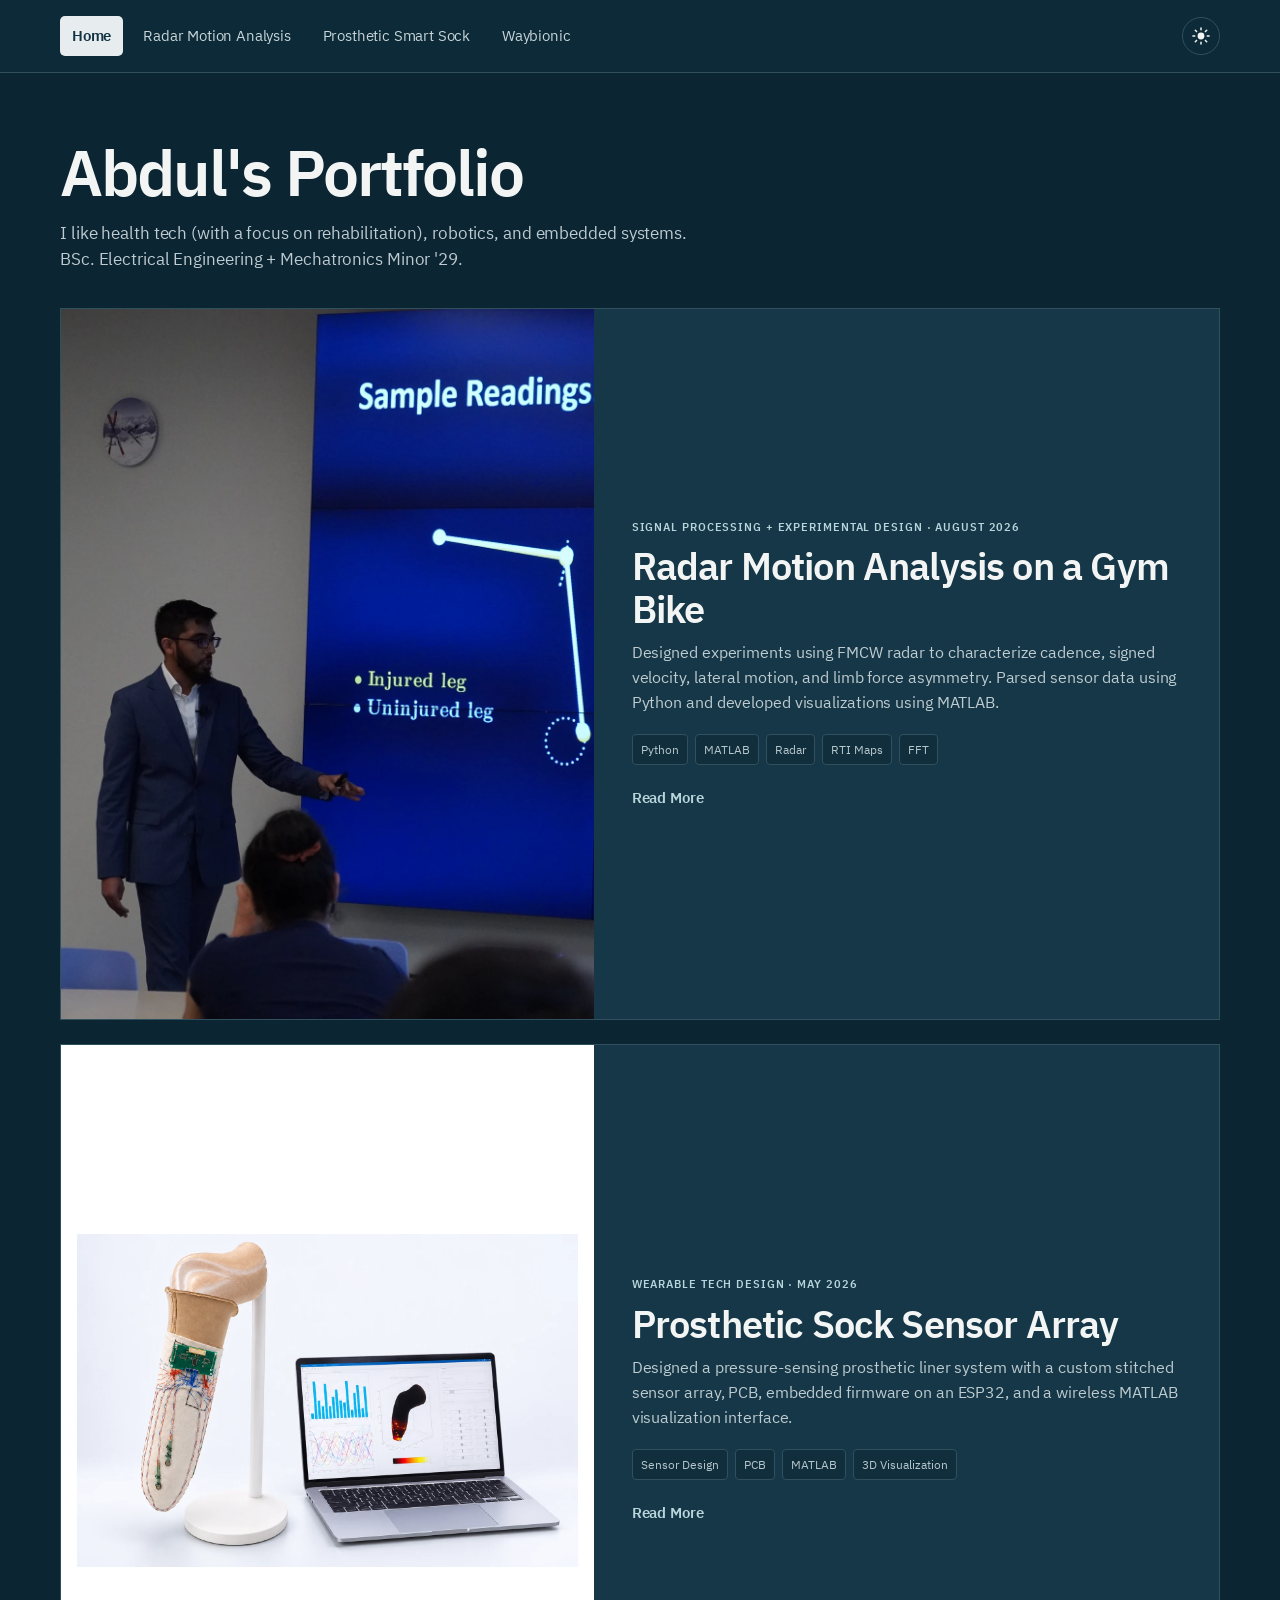
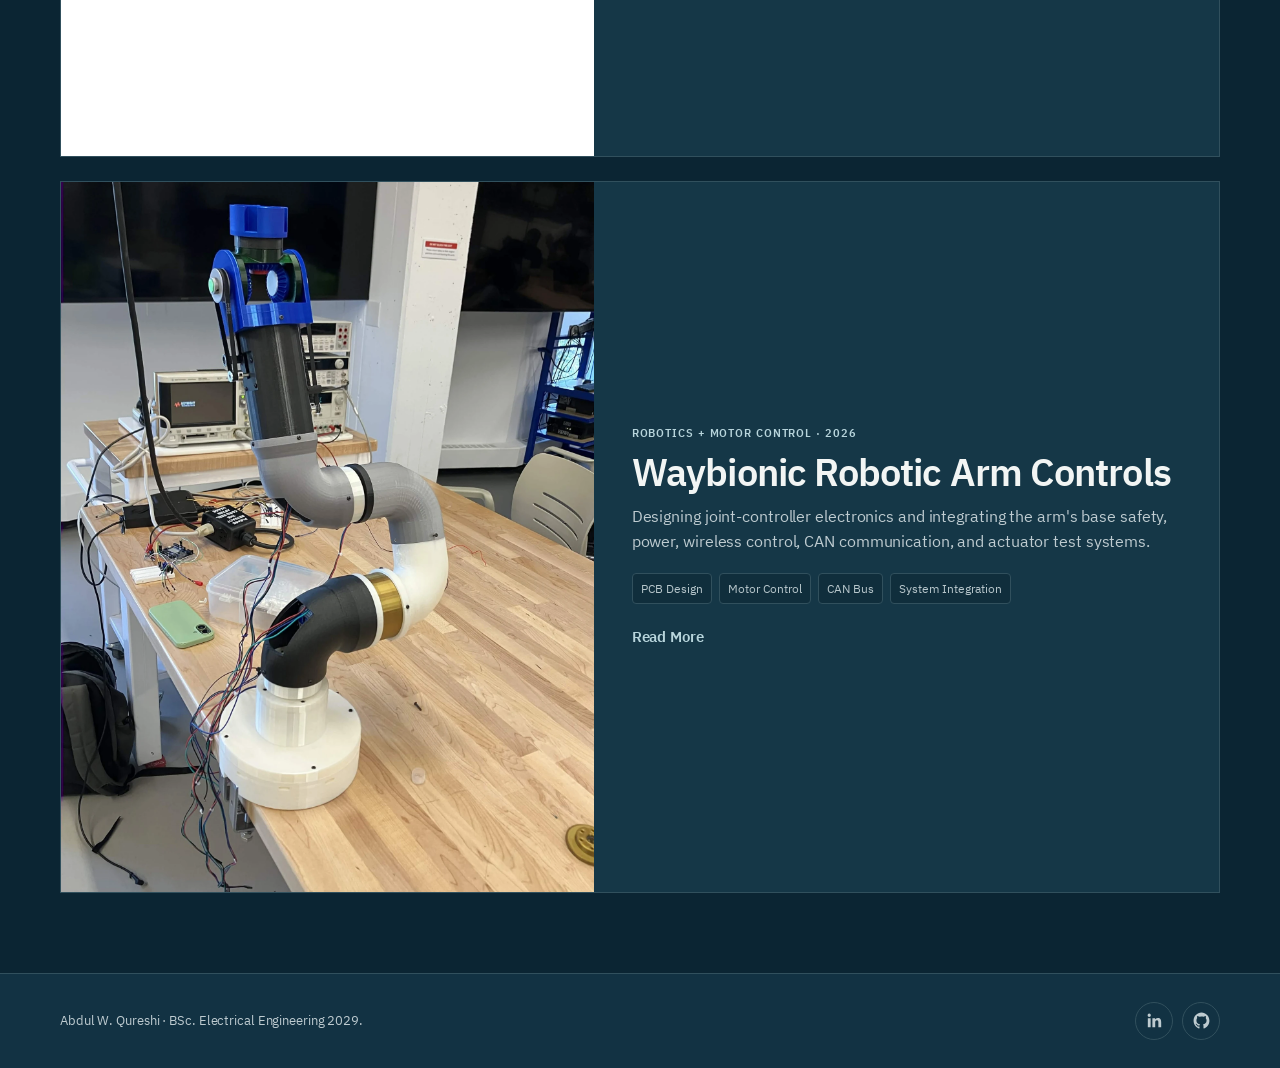
<file: index.html>
<!doctype html><html lang="en" data-theme="dark"><head><meta charset="utf-8"><meta name="viewport" content="width=device-width,initial-scale=1,viewport-fit=cover"><meta name="theme-color" content="#123243"><title>Engineering Project Showcase · Abdul W. Qureshi</title><meta name="description" content="Engineering project documentation for radar motion analysis and prosthetic sensing."><script>(function(){var saved;try{saved=localStorage.getItem('showcase-theme')}catch(error){}document.documentElement.dataset.theme=saved||'dark'})();</script><link rel="stylesheet" href="assets/styles.css"><link rel="icon" type="image/png" sizes="64x64" href="assets/favicon-64.png"><link rel="shortcut icon" href="favicon.ico"><link rel="apple-touch-icon" sizes="180x180" href="assets/apple-touch-icon.png"></head><body><header class="site-header"><div class="shell header-inner">
      <nav aria-label="Project navigation"><a href="index.html" class="active">Home</a><a href="radar/index.html" class="">Radar Motion Analysis</a><a href="prosthetic/index.html" class="">Prosthetic Smart Sock</a><a href="waybionic/index.html" class="">Waybionic</a></nav>
      <button class="theme-toggle" type="button" aria-label="Switch to light mode" title="Switch color mode"><svg viewBox="0 0 24 24" aria-hidden="true"><g class="sun-icon"><circle cx="12" cy="12" r="4.1"></circle><path class="sun-rays" d="M12 2.3v2.2M12 19.5v2.2M2.3 12h2.2M19.5 12h2.2M5.15 5.15 6.7 6.7M17.3 17.3l1.55 1.55M18.85 5.15 17.3 6.7M6.7 17.3l-1.55 1.55"></path></g><path class="moon-icon" d="M20.55 15.1A8.65 8.65 0 0 1 8.9 3.45a8.65 8.65 0 1 0 11.65 11.65Z"></path></svg></button>
    </div></header><script>(function(){var header=document.querySelector('.site-header');var lastY=Math.max(window.scrollY,0);var ticking=false;function updateHeader(){var currentY=Math.max(window.scrollY,0);if(currentY<=16||currentY<lastY){header.removeAttribute('data-hidden')}else if(currentY>lastY&&currentY>80){header.setAttribute('data-hidden','true')}lastY=currentY;ticking=false}window.addEventListener('scroll',function(){if(!ticking){window.requestAnimationFrame(updateHeader);ticking=true}},{passive:true})})();</script><main class="project-index"><div class="shell"><div class="index-heading"><h1>Abdul's Portfolio</h1><p><span class="intro-line">I like health tech (with a focus on rehabilitation), robotics, and embedded systems.</span><span class="intro-line">BSc. Electrical Engineering + Mechatronics Minor '29.</span></p></div><div class="project-list">
      <a class="project-row" href="radar/index.html"><img src="assets/radar/homepage-presentation.webp" alt="Abdul presenting radar-based limb force asymmetry measurements"><div class="project-row-copy"><span class="label">Signal Processing + Experimental Design · August 2026</span><h2>Radar Motion Analysis on a Gym Bike</h2><p>Designed experiments using FMCW radar to characterize cadence, signed velocity, lateral motion, and limb force asymmetry. Parsed sensor data using Python and developed visualizations using MATLAB.</p><div class="tags"><span class="tag">Python</span><span class="tag">MATLAB</span><span class="tag">Radar</span><span class="tag">RTI Maps</span><span class="tag">FFT</span></div><span class="view-link">Read More</span></div></a>
      <a class="project-row" href="prosthetic/index.html"><img class="project-thumb-contain" src="assets/prosthetic/system-render.webp" alt="White-background render of the prosthetic sensor sock, custom electronics, and MATLAB workstation"><div class="project-row-copy"><span class="label">Wearable Tech Design · May 2026</span><h2>Prosthetic Sock Sensor Array</h2><p>Designed a pressure-sensing prosthetic liner system with a custom stitched sensor array, PCB, embedded firmware on an ESP32, and a wireless MATLAB visualization interface.</p><div class="tags"><span class="tag">Sensor Design</span><span class="tag">PCB</span><span class="tag">MATLAB</span><span class="tag">3D Visualization</span></div><span class="view-link">Read More</span></div></a>
      <a class="project-row" href="waybionic/index.html"><img src="assets/waybionic/hero.webp" alt="Waybionic robotic arm prototype on a lab bench"><div class="project-row-copy"><span class="label">Robotics + Motor Control · 2026</span><h2>Waybionic Robotic Arm Controls</h2><p>Designing joint-controller electronics and integrating the arm's base safety, power, wireless control, CAN communication, and actuator test systems.</p><div class="tags"><span class="tag">PCB Design</span><span class="tag">Motor Control</span><span class="tag">CAN Bus</span><span class="tag">System Integration</span></div><span class="view-link">Read More</span></div></a>
    </div></div></main><footer class="site-footer"><div class="shell footer-inner"><span>Abdul W. Qureshi · BSc. Electrical Engineering 2029.</span><div class="social-links" aria-label="Social profiles"><a class="linkedin" href="https://www.linkedin.com/in/abdulwq/?isSelfProfile=true" target="_blank" rel="noreferrer" aria-label="LinkedIn profile" title="LinkedIn"><svg viewBox="0 0 24 24" aria-hidden="true"><path d="M20.45 20.45h-3.56v-5.57c0-1.33-.03-3.04-1.85-3.04-1.85 0-2.14 1.45-2.14 2.94v5.67H9.34V9h3.42v1.56h.05c.48-.9 1.64-1.85 3.37-1.85 3.6 0 4.27 2.37 4.27 5.46v6.28ZM5.34 7.43A2.06 2.06 0 1 1 5.34 3.3a2.06 2.06 0 0 1 0 4.13Zm1.78 13.02H3.56V9h3.56v11.45Z"/></svg></a><a href="https://github.com/AbdulWQ" target="_blank" rel="noreferrer" aria-label="GitHub profile" title="GitHub"><svg viewBox="0 0 24 24" aria-hidden="true"><path fill-rule="evenodd" d="M12 2C6.5 2 2 6.6 2 12.3c0 4.5 2.9 8.4 6.8 9.8.5.1.7-.2.7-.5v-2c-2.8.6-3.4-1.2-3.4-1.2-.5-1.2-1.1-1.5-1.1-1.5-.9-.7.1-.7.1-.7 1 0 1.5 1.1 1.5 1.1.9 1.6 2.4 1.1 3 .9.1-.7.4-1.1.6-1.4-2.2-.3-4.6-1.2-4.6-5.1 0-1.1.4-2 1-2.8-.1-.3-.4-1.3.1-2.7 0 0 .8-.3 2.8 1.1A9.2 9.2 0 0 1 12 7c.9 0 1.7.1 2.5.4 1.9-1.4 2.8-1.1 2.8-1.1.5 1.4.2 2.4.1 2.7.6.7 1 1.7 1 2.8 0 4-2.4 4.8-4.6 5.1.4.3.7 1 .7 1.9v2.8c0 .4.2.6.7.5 4-1.4 6.8-5.3 6.8-9.8C22 6.6 17.5 2 12 2Z" clip-rule="evenodd"/></svg></a></div></div></footer><script>(function(){var root=document.documentElement;var button=document.querySelector('.theme-toggle');var themeMeta=document.querySelector('meta[name="theme-color"]');function sync(){var dark=root.dataset.theme==='dark';button.setAttribute('aria-label',dark?'Switch to light mode':'Switch to dark mode');button.setAttribute('aria-pressed',String(dark));themeMeta.setAttribute('content',dark?'#123243':'#ffffff')}button.addEventListener('click',function(){root.dataset.theme=root.dataset.theme==='dark'?'light':'dark';try{localStorage.setItem('showcase-theme',root.dataset.theme)}catch(error){}sync()});sync()})();</script></body></html>
</file>
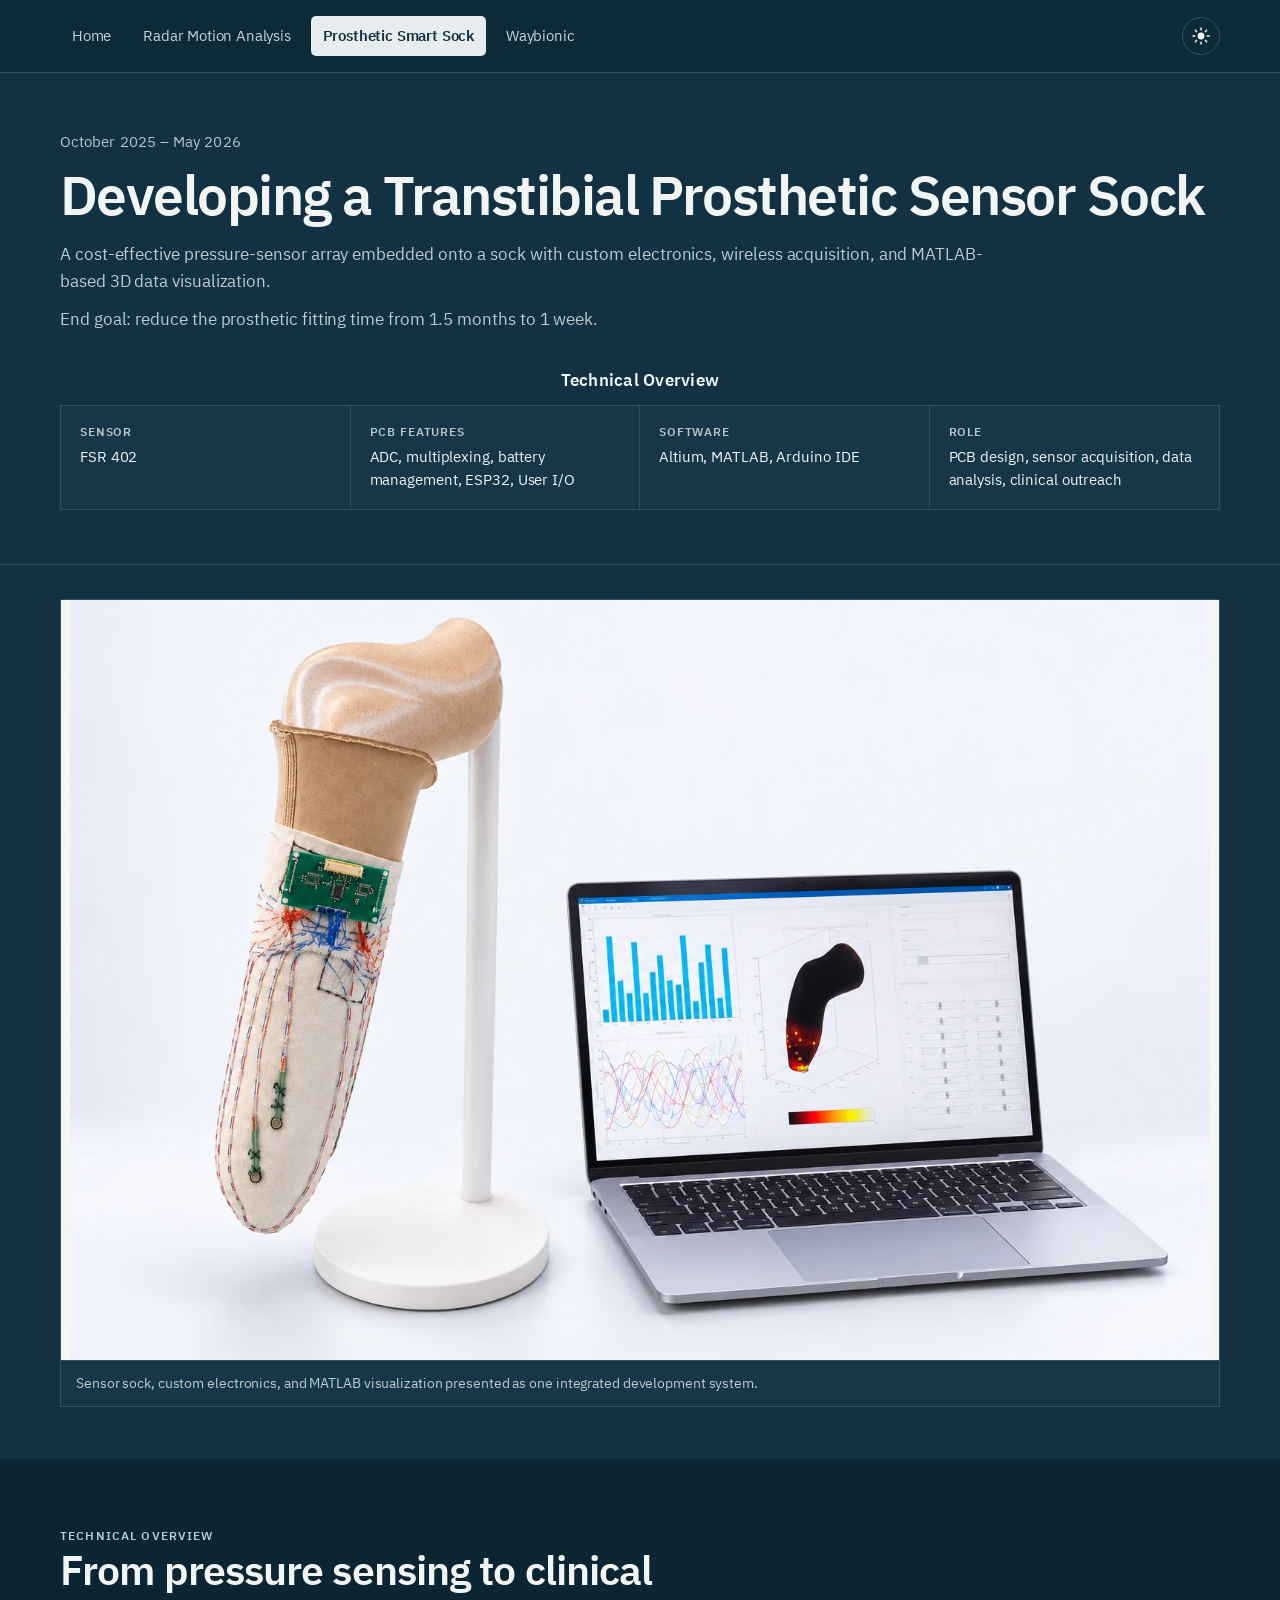
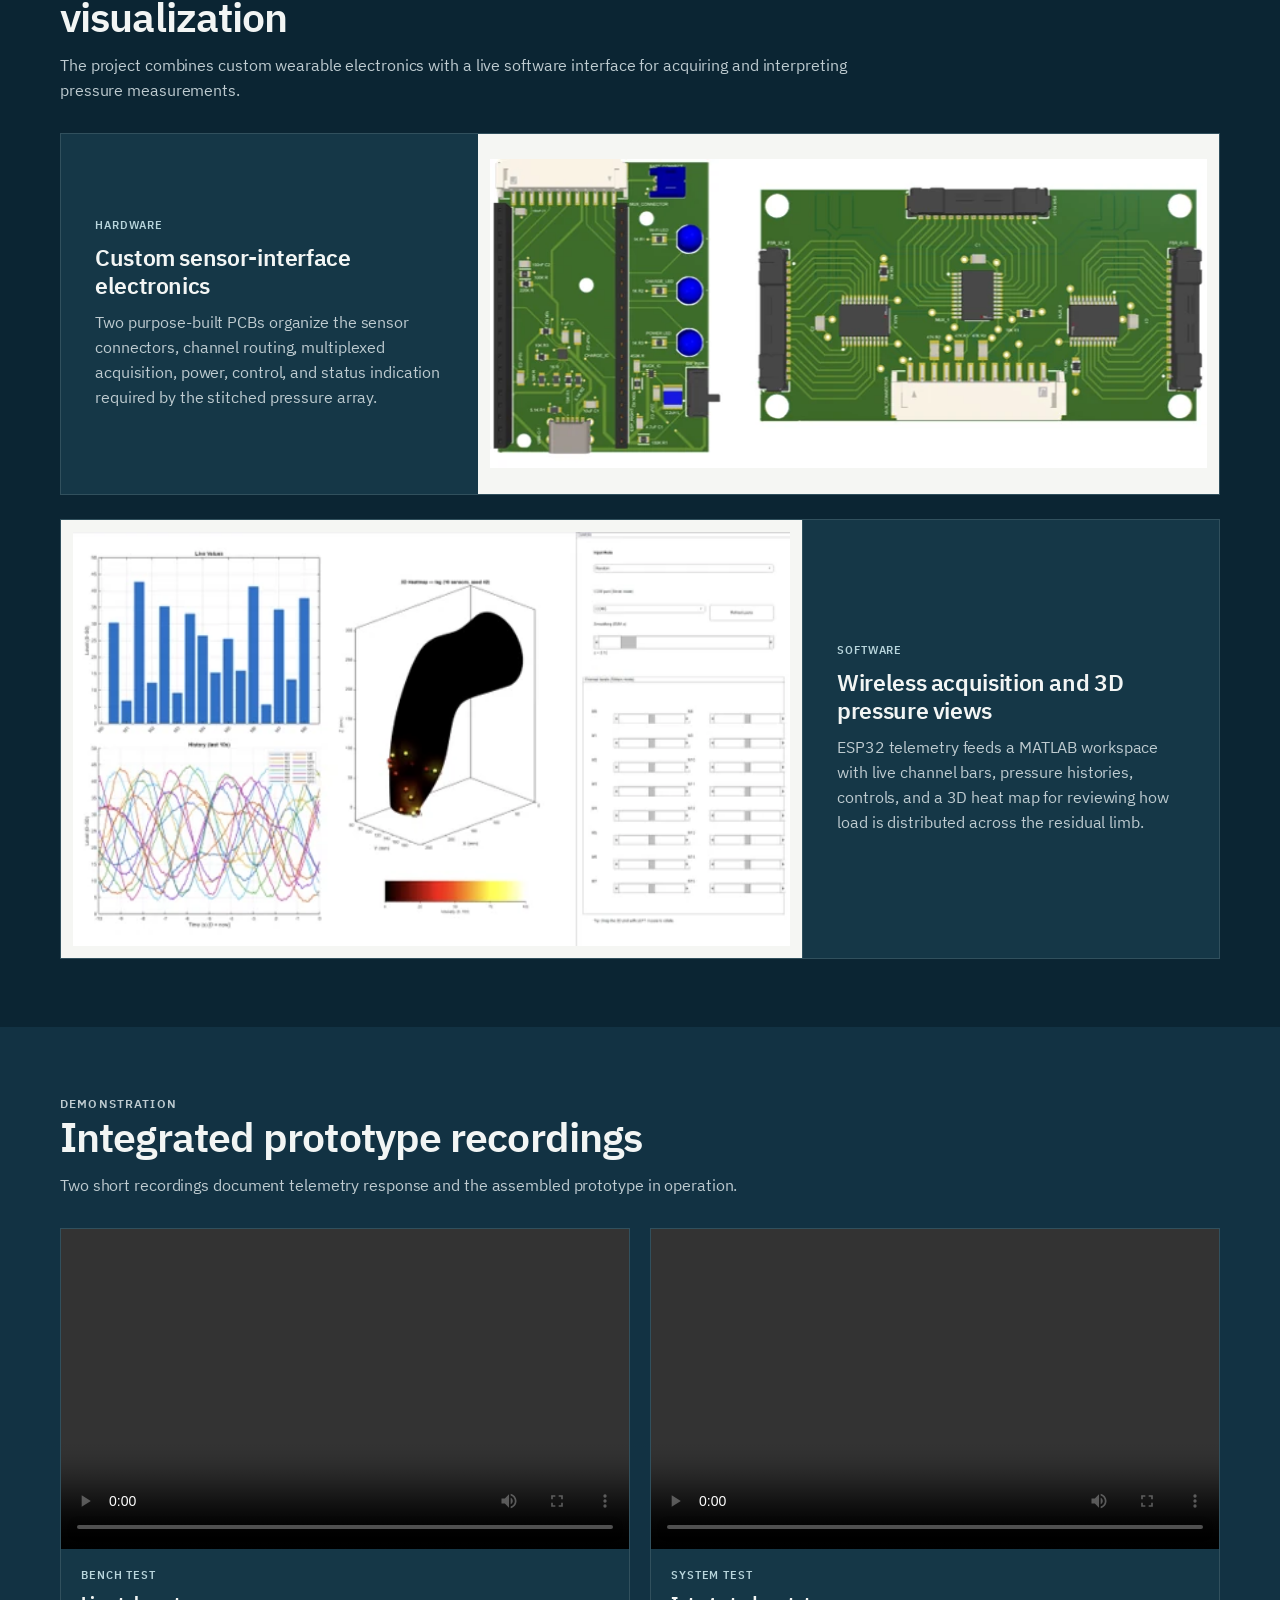
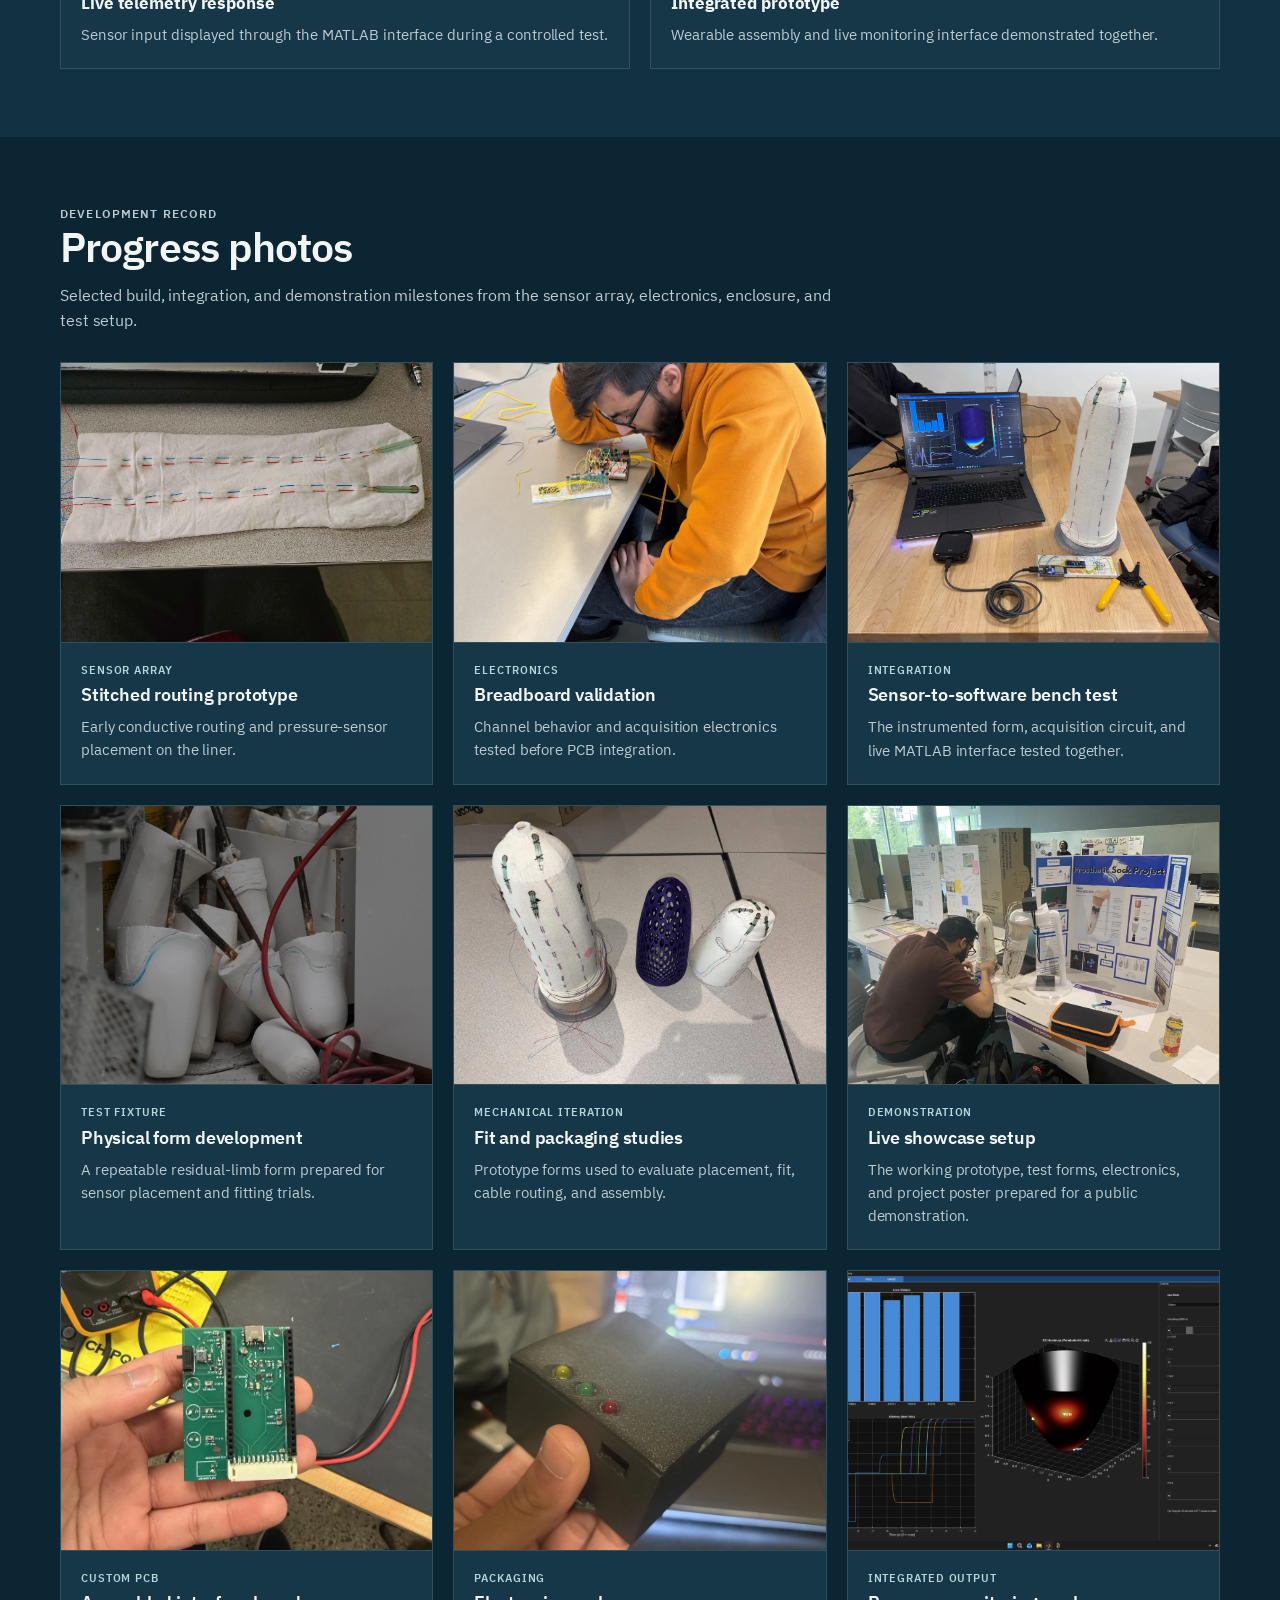
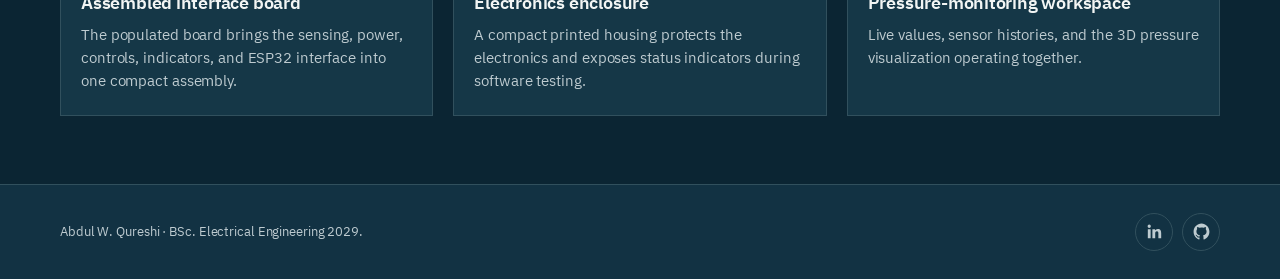
<file: prosthetic/index.html>
<!doctype html><html lang="en" data-theme="dark"><head><meta charset="utf-8"><meta name="viewport" content="width=device-width,initial-scale=1,viewport-fit=cover"><meta name="theme-color" content="#123243"><title>Developing a Transtibial Prosthetic Sensor Sock · Abdul W. Qureshi</title><meta name="description" content="Technical summary of a pressure-sensing prosthetic liner with custom electronics and MATLAB visualization."><script>(function(){var saved;try{saved=localStorage.getItem('showcase-theme')}catch(error){}document.documentElement.dataset.theme=saved||'dark'})();</script><link rel="stylesheet" href="../assets/styles.css"><link rel="icon" type="image/png" sizes="64x64" href="../assets/favicon-64.png"><link rel="shortcut icon" href="../favicon.ico"><link rel="apple-touch-icon" sizes="180x180" href="../assets/apple-touch-icon.png"></head><body><header class="site-header"><div class="shell header-inner">
      <nav aria-label="Project navigation"><a href="../index.html" class="">Home</a><a href="../radar/index.html" class="">Radar Motion Analysis</a><a href="../prosthetic/index.html" class="active">Prosthetic Smart Sock</a><a href="../waybionic/index.html" class="">Waybionic</a></nav>
      <button class="theme-toggle" type="button" aria-label="Switch to light mode" title="Switch color mode"><svg viewBox="0 0 24 24" aria-hidden="true"><g class="sun-icon"><circle cx="12" cy="12" r="4.1"></circle><path class="sun-rays" d="M12 2.3v2.2M12 19.5v2.2M2.3 12h2.2M19.5 12h2.2M5.15 5.15 6.7 6.7M17.3 17.3l1.55 1.55M18.85 5.15 17.3 6.7M6.7 17.3l-1.55 1.55"></path></g><path class="moon-icon" d="M20.55 15.1A8.65 8.65 0 0 1 8.9 3.45a8.65 8.65 0 1 0 11.65 11.65Z"></path></svg></button>
    </div></header><script>(function(){var header=document.querySelector('.site-header');var lastY=Math.max(window.scrollY,0);var ticking=false;function updateHeader(){var currentY=Math.max(window.scrollY,0);if(currentY<=16||currentY<lastY){header.removeAttribute('data-hidden')}else if(currentY>lastY&&currentY>80){header.setAttribute('data-hidden','true')}lastY=currentY;ticking=false}window.addEventListener('scroll',function(){if(!ticking){window.requestAnimationFrame(updateHeader);ticking=true}},{passive:true})})();</script><main><section class="page-header"><div class="shell"><p class="project-date">October 2025 – May 2026</p><h1 class="prosthetic-title"><span class="prosthetic-title-lead">Developing a Transtibial Prosthetic</span> Sensor Sock</h1><p class="page-summary">A cost-effective pressure-sensor array embedded onto a sock with custom electronics, wireless acquisition, and MATLAB-based 3D data visualization.<span class="goal-line">End goal: reduce the prosthetic fitting time from 1.5 months to 1 week.</span></p><h2 class="overview-title">Technical Overview</h2><dl class="metadata"><div><dt>Sensor</dt><dd>FSR 402</dd></div><div><dt>PCB features</dt><dd>ADC, multiplexing, battery management, ESP32, User I/O</dd></div><div><dt>Software</dt><dd>Altium, MATLAB, Arduino IDE</dd></div><div><dt>Role</dt><dd>PCB design, sensor acquisition, data analysis, clinical outreach</dd></div></dl></div></section>
    <section class="hero-media"><div class="shell"><figure class="hero-frame contain"><img src="../assets/prosthetic/system-render.webp" alt="White-background render of the prosthetic sensor sock, custom electronics, and MATLAB workstation"><figcaption>Sensor sock, custom electronics, and MATLAB visualization presented as one integrated development system.</figcaption></figure></div></section>
    <section class="section gray"><div class="shell"><div class="section-heading"><p class="section-kicker">Technical overview</p><h2>From pressure sensing to clinical visualization</h2><p>The project combines custom wearable electronics with a live software interface for acquiring and interpreting pressure measurements.</p></div><div class="technical-stack">
      <article class="technical-block"><div class="technical-copy"><span class="label">Hardware</span><h3>Custom sensor-interface electronics</h3><p>Two purpose-built PCBs organize the sensor connectors, channel routing, multiplexed acquisition, power, control, and status indication required by the stitched pressure array.</p></div><img src="../assets/prosthetic/pcb-system.webp" alt="Dual custom PCB design for the prosthetic sensor sock"></article>
      <article class="technical-block reverse"><img src="../assets/prosthetic/matlab-interface.webp" alt="MATLAB sensor monitoring interface"><div class="technical-copy"><span class="label">Software</span><h3>Wireless acquisition and 3D pressure views</h3><p>ESP32 telemetry feeds a MATLAB workspace with live channel bars, pressure histories, controls, and a 3D heat map for reviewing how load is distributed across the residual limb.</p></div></article>
    </div></div></section>
    <section class="section white"><div class="shell"><div class="section-heading"><p class="section-kicker">Demonstration</p><h2>Integrated prototype recordings</h2><p>Two short recordings document telemetry response and the assembled prototype in operation.</p></div><div class="video-grid">
      <article class="video-card"><video controls playsinline preload="metadata" src="../assets/prosthetic/telemetry-test.mp4"></video><div class="video-copy"><span class="label">Bench test</span><h3>Live telemetry response</h3><p>Sensor input displayed through the MATLAB interface during a controlled test.</p></div></article>
      <article class="video-card"><video controls playsinline preload="metadata" src="../assets/prosthetic/integrated-demo.mp4"></video><div class="video-copy"><span class="label">System test</span><h3>Integrated prototype</h3><p>Wearable assembly and live monitoring interface demonstrated together.</p></div></article>
    </div></div></section>
    <section class="section gray"><div class="shell"><div class="section-heading"><p class="section-kicker">Development record</p><h2>Progress photos</h2><p>Selected build, integration, and demonstration milestones from the sensor array, electronics, enclosure, and test setup.</p></div><div class="grid-3 progress-grid">
      <article class="card"><img src="../assets/prosthetic/early-layout.webp" alt="Early stitched sensor layout"><div class="card-copy"><span class="label">Sensor array</span><h3>Stitched routing prototype</h3><p>Early conductive routing and pressure-sensor placement on the liner.</p></div></article>
      <article class="card"><img src="../assets/prosthetic/bench-test.webp" alt="Breadboard electronics validation"><div class="card-copy"><span class="label">Electronics</span><h3>Breadboard validation</h3><p>Channel behavior and acquisition electronics tested before PCB integration.</p></div></article>
      <article class="card"><img src="../assets/prosthetic/integrated-bench.webp" alt="Sensor form, breadboard electronics, and MATLAB interface on a workbench"><div class="card-copy"><span class="label">Integration</span><h3>Sensor-to-software bench test</h3><p>The instrumented form, acquisition circuit, and live MATLAB interface tested together.</p></div></article>
      <article class="card"><img src="../assets/prosthetic/form-fabrication.webp" alt="Prosthetic test form during workshop fabrication"><div class="card-copy"><span class="label">Test fixture</span><h3>Physical form development</h3><p>A repeatable residual-limb form prepared for sensor placement and fitting trials.</p></div></article>
      <article class="card"><img src="../assets/prosthetic/iterations.webp" alt="Physical prosthetic design iterations"><div class="card-copy"><span class="label">Mechanical iteration</span><h3>Fit and packaging studies</h3><p>Prototype forms used to evaluate placement, fit, cable routing, and assembly.</p></div></article>
      <article class="card"><img src="../assets/prosthetic/showcase-setup.webp" alt="Prosthetic sensor sock demonstration table and poster"><div class="card-copy"><span class="label">Demonstration</span><h3>Live showcase setup</h3><p>The working prototype, test forms, electronics, and project poster prepared for a public demonstration.</p></div></article>
      <article class="card"><img src="../assets/prosthetic/assembled-pcb.webp" alt="Assembled custom sensor interface PCB"><div class="card-copy"><span class="label">Custom PCB</span><h3>Assembled interface board</h3><p>The populated board brings the sensing, power, controls, indicators, and ESP32 interface into one compact assembly.</p></div></article>
      <article class="card"><img src="../assets/prosthetic/electronics-enclosure.webp" alt="Electronics enclosure with three status indicator lights"><div class="card-copy"><span class="label">Packaging</span><h3>Electronics enclosure</h3><p>A compact printed housing protects the electronics and exposes status indicators during software testing.</p></div></article>
      <article class="card"><img src="../assets/prosthetic/matlab-demo.webp" alt="MATLAB pressure-monitoring demonstration"><div class="card-copy"><span class="label">Integrated output</span><h3>Pressure-monitoring workspace</h3><p>Live values, sensor histories, and the 3D pressure visualization operating together.</p></div></article>
    </div></div></section></main><footer class="site-footer"><div class="shell footer-inner"><span>Abdul W. Qureshi · BSc. Electrical Engineering 2029.</span><div class="social-links" aria-label="Social profiles"><a class="linkedin" href="https://www.linkedin.com/in/abdulwq/?isSelfProfile=true" target="_blank" rel="noreferrer" aria-label="LinkedIn profile" title="LinkedIn"><svg viewBox="0 0 24 24" aria-hidden="true"><path d="M20.45 20.45h-3.56v-5.57c0-1.33-.03-3.04-1.85-3.04-1.85 0-2.14 1.45-2.14 2.94v5.67H9.34V9h3.42v1.56h.05c.48-.9 1.64-1.85 3.37-1.85 3.6 0 4.27 2.37 4.27 5.46v6.28ZM5.34 7.43A2.06 2.06 0 1 1 5.34 3.3a2.06 2.06 0 0 1 0 4.13Zm1.78 13.02H3.56V9h3.56v11.45Z"/></svg></a><a href="https://github.com/AbdulWQ" target="_blank" rel="noreferrer" aria-label="GitHub profile" title="GitHub"><svg viewBox="0 0 24 24" aria-hidden="true"><path fill-rule="evenodd" d="M12 2C6.5 2 2 6.6 2 12.3c0 4.5 2.9 8.4 6.8 9.8.5.1.7-.2.7-.5v-2c-2.8.6-3.4-1.2-3.4-1.2-.5-1.2-1.1-1.5-1.1-1.5-.9-.7.1-.7.1-.7 1 0 1.5 1.1 1.5 1.1.9 1.6 2.4 1.1 3 .9.1-.7.4-1.1.6-1.4-2.2-.3-4.6-1.2-4.6-5.1 0-1.1.4-2 1-2.8-.1-.3-.4-1.3.1-2.7 0 0 .8-.3 2.8 1.1A9.2 9.2 0 0 1 12 7c.9 0 1.7.1 2.5.4 1.9-1.4 2.8-1.1 2.8-1.1.5 1.4.2 2.4.1 2.7.6.7 1 1.7 1 2.8 0 4-2.4 4.8-4.6 5.1.4.3.7 1 .7 1.9v2.8c0 .4.2.6.7.5 4-1.4 6.8-5.3 6.8-9.8C22 6.6 17.5 2 12 2Z" clip-rule="evenodd"/></svg></a></div></div></footer><script>(function(){var root=document.documentElement;var button=document.querySelector('.theme-toggle');var themeMeta=document.querySelector('meta[name="theme-color"]');function sync(){var dark=root.dataset.theme==='dark';button.setAttribute('aria-label',dark?'Switch to light mode':'Switch to dark mode');button.setAttribute('aria-pressed',String(dark));themeMeta.setAttribute('content',dark?'#123243':'#ffffff')}button.addEventListener('click',function(){root.dataset.theme=root.dataset.theme==='dark'?'light':'dark';try{localStorage.setItem('showcase-theme',root.dataset.theme)}catch(error){}sync()});sync()})();</script></body></html>
</file>
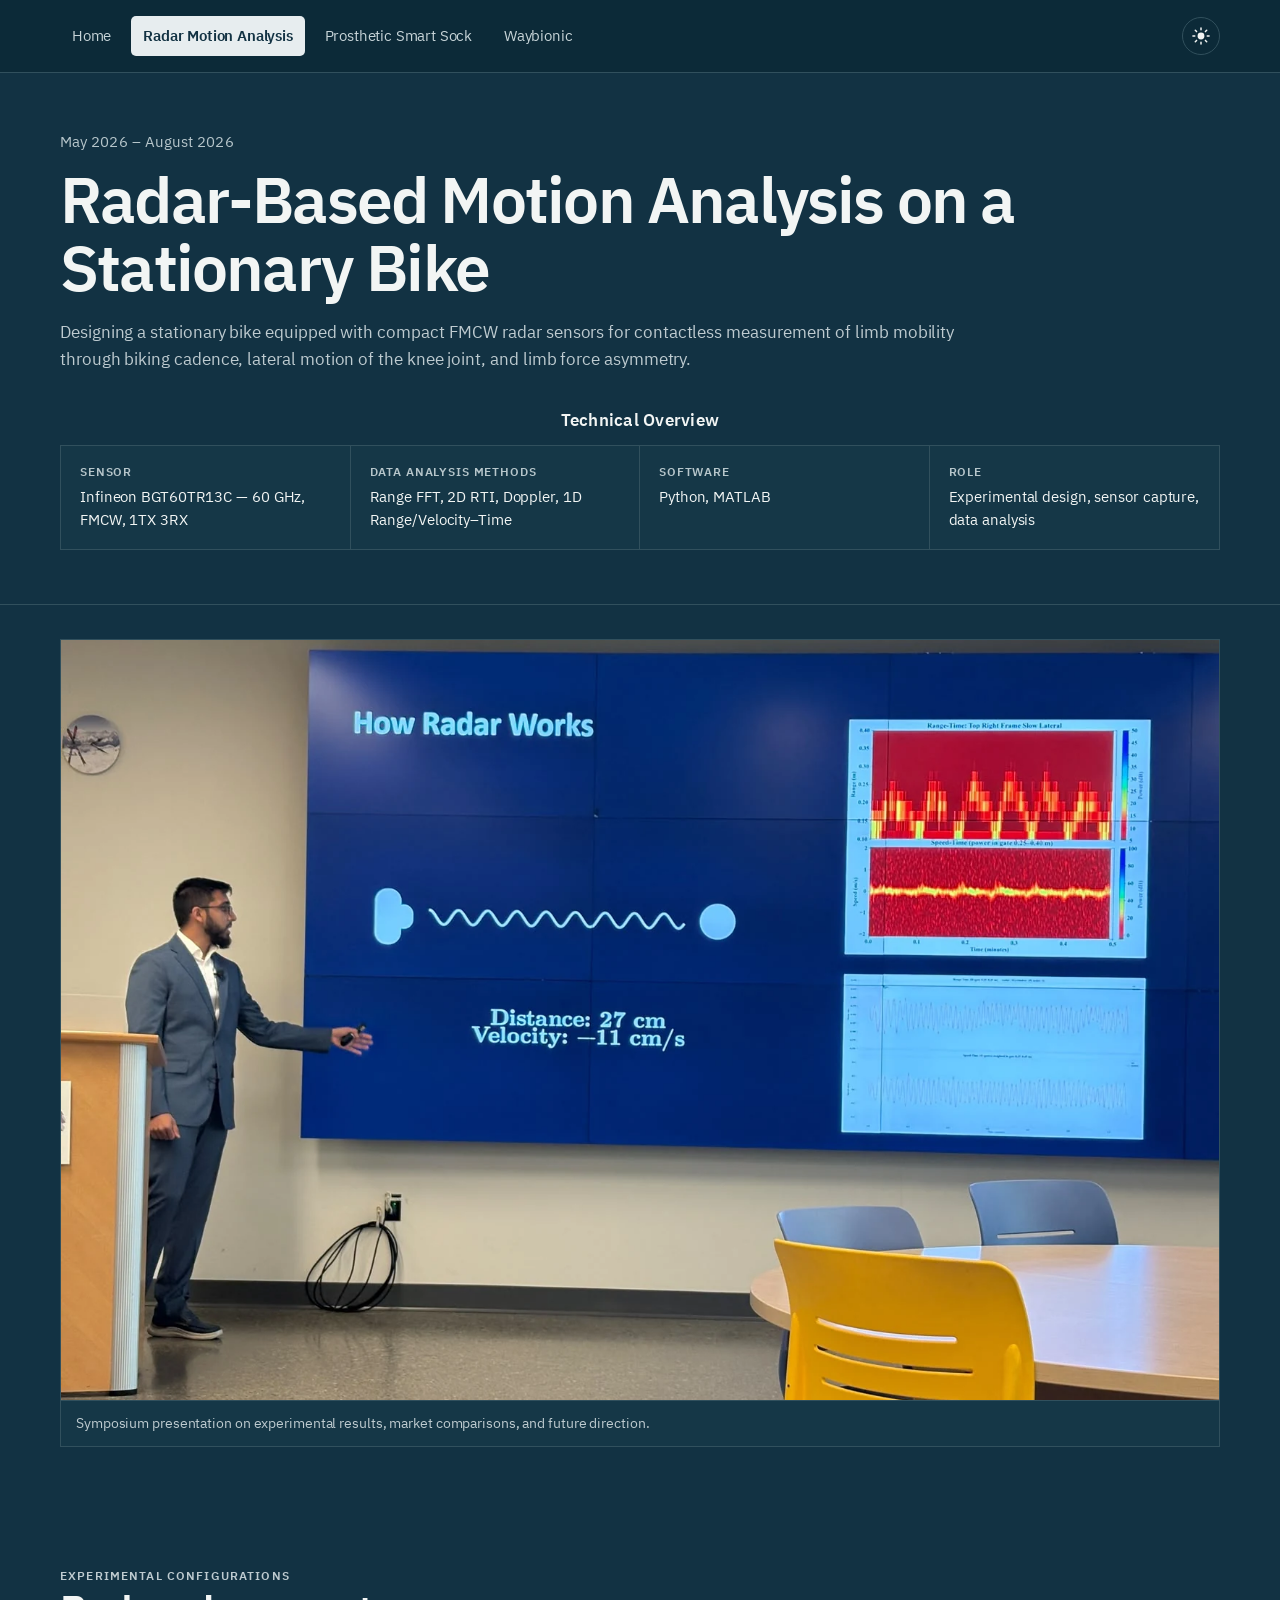
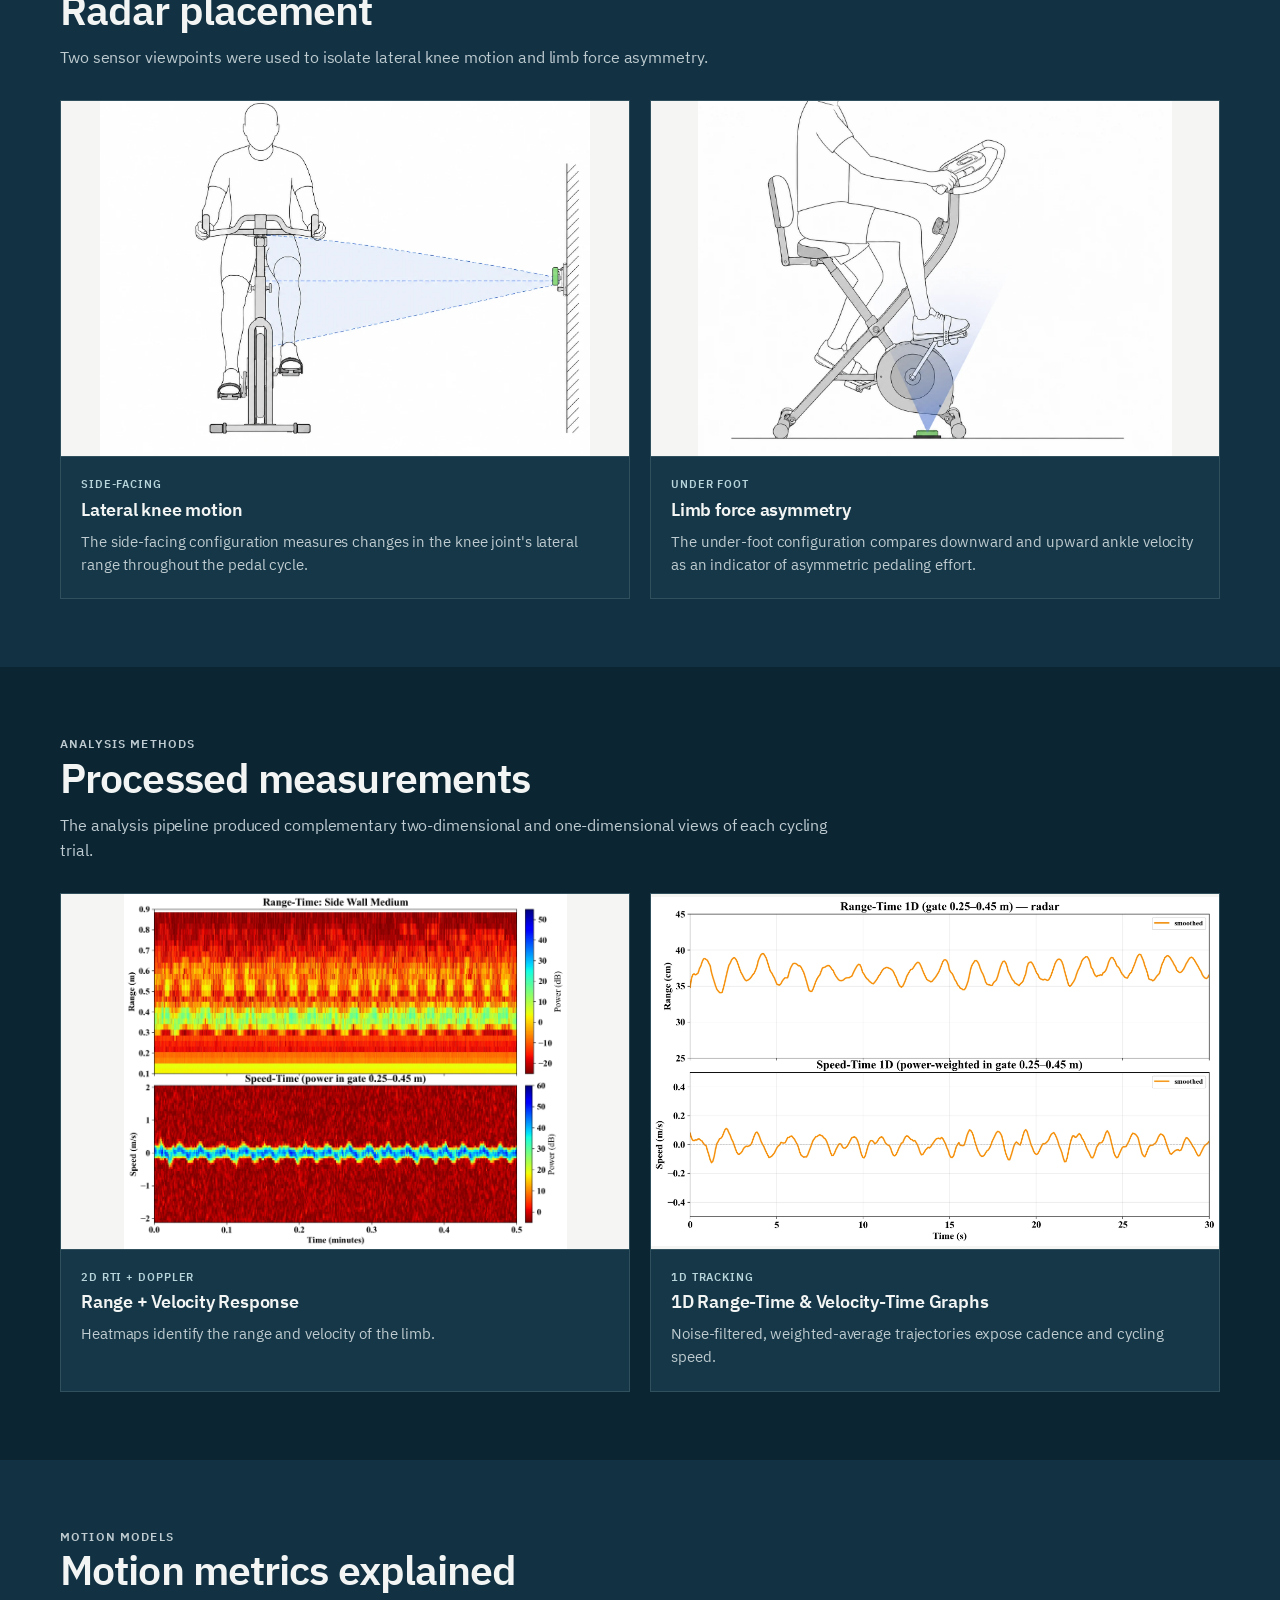
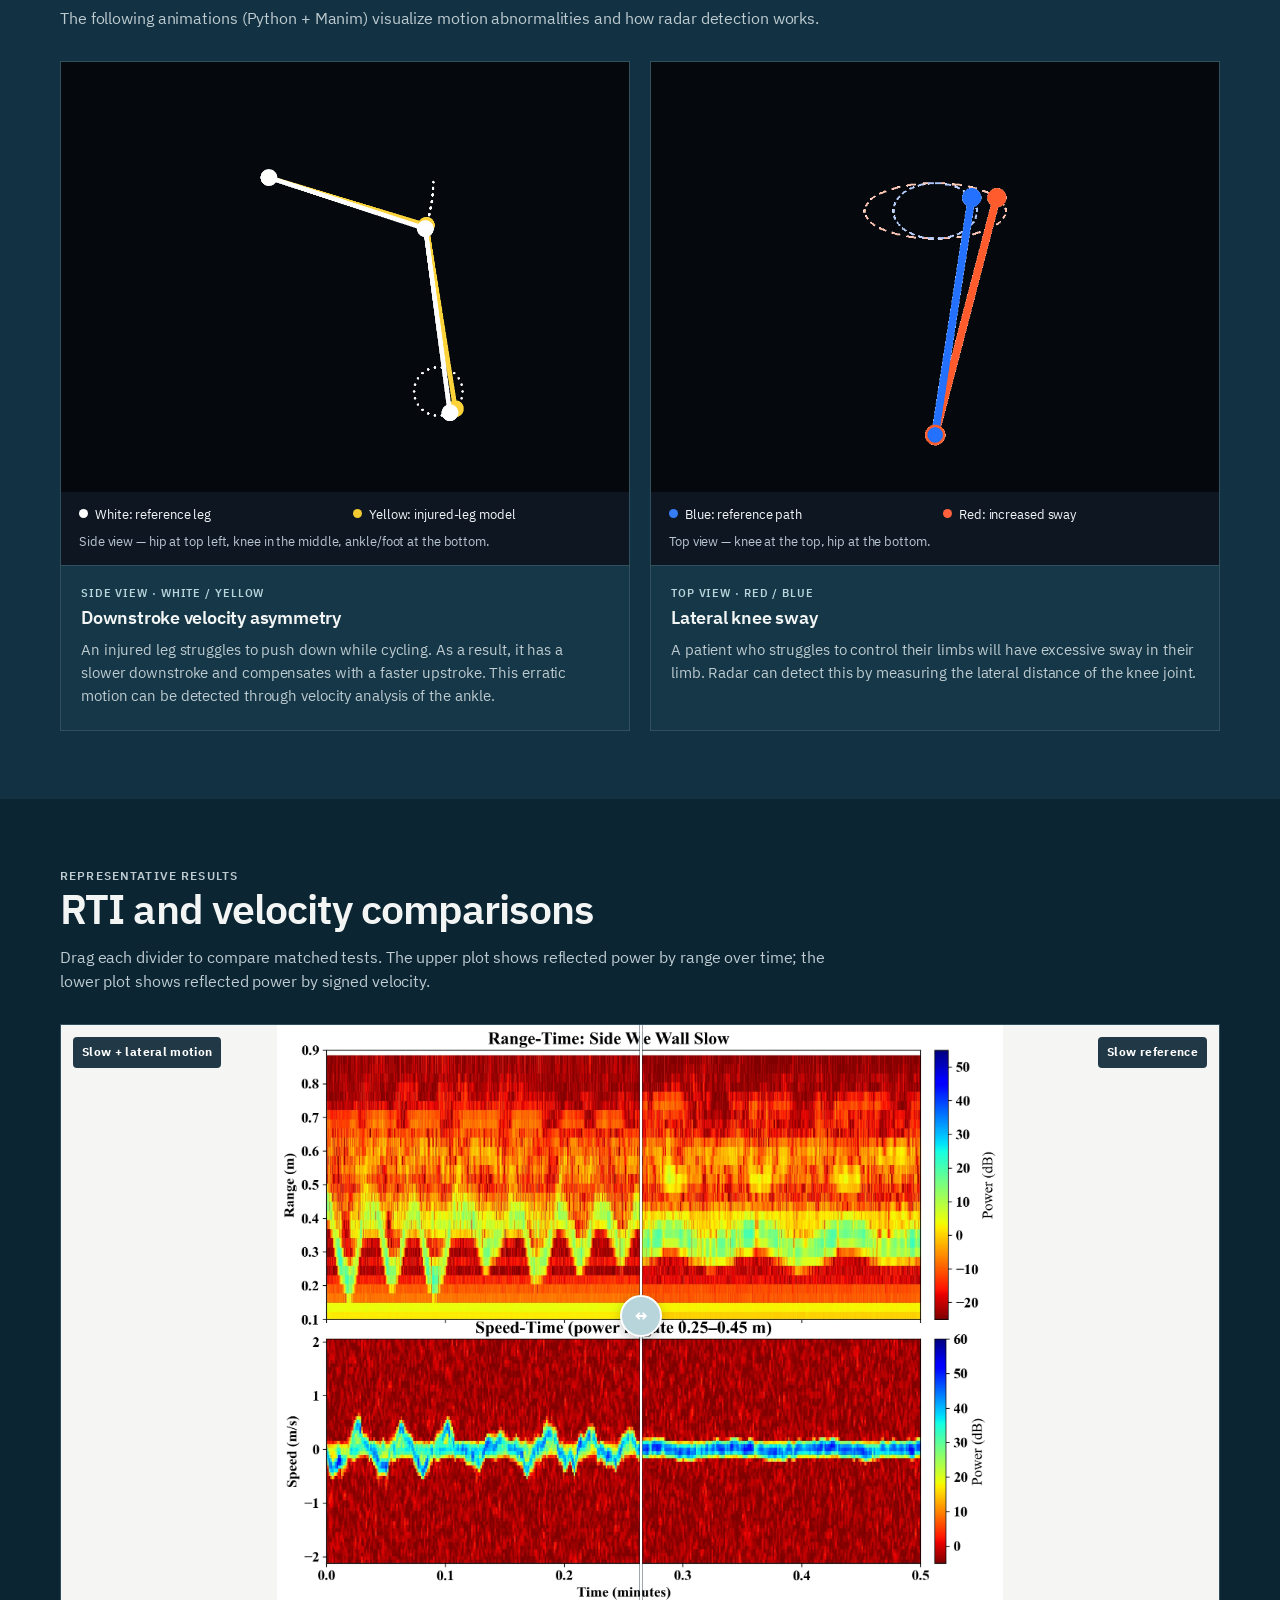
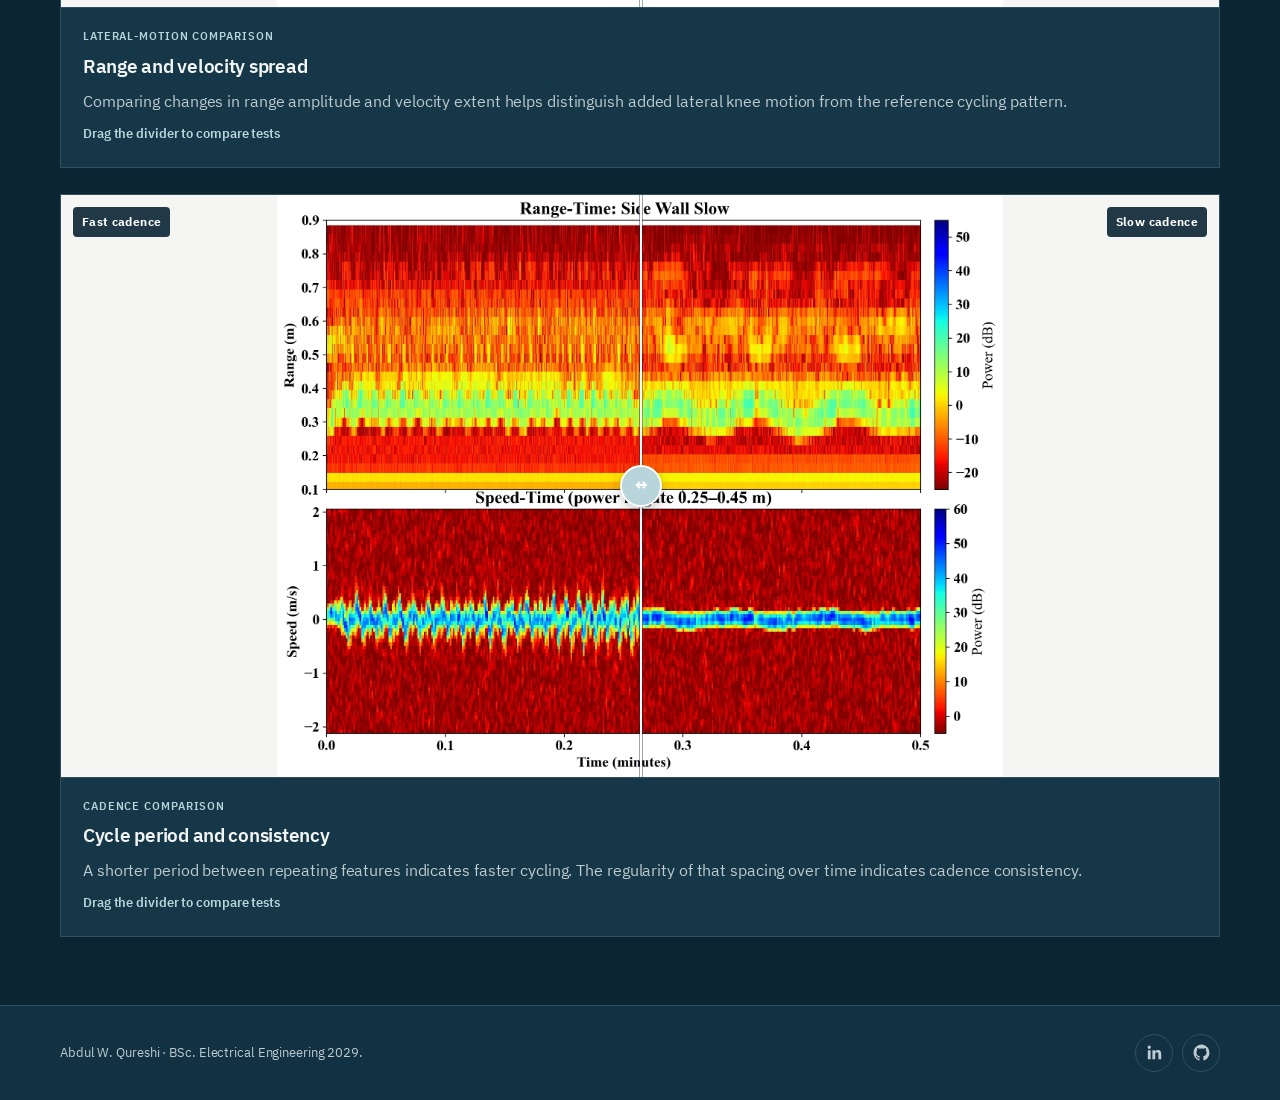
<file: radar/index.html>
<!doctype html><html lang="en" data-theme="dark"><head><meta charset="utf-8"><meta name="viewport" content="width=device-width,initial-scale=1,viewport-fit=cover"><meta name="theme-color" content="#123243"><title>Radar-Based Motion Analysis on a Stationary Bike · Abdul W. Qureshi</title><meta name="description" content="Technical summary of FMCW radar research for stationary-bike motion analysis."><script>(function(){var saved;try{saved=localStorage.getItem('showcase-theme')}catch(error){}document.documentElement.dataset.theme=saved||'dark'})();</script><link rel="stylesheet" href="../assets/styles.css"><link rel="icon" type="image/png" sizes="64x64" href="../assets/favicon-64.png"><link rel="shortcut icon" href="../favicon.ico"><link rel="apple-touch-icon" sizes="180x180" href="../assets/apple-touch-icon.png"></head><body><header class="site-header"><div class="shell header-inner">
      <nav aria-label="Project navigation"><a href="../index.html" class="">Home</a><a href="../radar/index.html" class="active">Radar Motion Analysis</a><a href="../prosthetic/index.html" class="">Prosthetic Smart Sock</a><a href="../waybionic/index.html" class="">Waybionic</a></nav>
      <button class="theme-toggle" type="button" aria-label="Switch to light mode" title="Switch color mode"><svg viewBox="0 0 24 24" aria-hidden="true"><g class="sun-icon"><circle cx="12" cy="12" r="4.1"></circle><path class="sun-rays" d="M12 2.3v2.2M12 19.5v2.2M2.3 12h2.2M19.5 12h2.2M5.15 5.15 6.7 6.7M17.3 17.3l1.55 1.55M18.85 5.15 17.3 6.7M6.7 17.3l-1.55 1.55"></path></g><path class="moon-icon" d="M20.55 15.1A8.65 8.65 0 0 1 8.9 3.45a8.65 8.65 0 1 0 11.65 11.65Z"></path></svg></button>
    </div></header><script>(function(){var header=document.querySelector('.site-header');var lastY=Math.max(window.scrollY,0);var ticking=false;function updateHeader(){var currentY=Math.max(window.scrollY,0);if(currentY<=16||currentY<lastY){header.removeAttribute('data-hidden')}else if(currentY>lastY&&currentY>80){header.setAttribute('data-hidden','true')}lastY=currentY;ticking=false}window.addEventListener('scroll',function(){if(!ticking){window.requestAnimationFrame(updateHeader);ticking=true}},{passive:true})})();</script><main><section class="page-header"><div class="shell"><p class="project-date">May 2026 – August 2026</p><h1>Radar-Based Motion Analysis on a Stationary Bike</h1><p class="page-summary">Designing a stationary bike equipped with compact FMCW radar sensors for contactless measurement of limb mobility through biking cadence, lateral motion of the knee joint, and limb force asymmetry.</p><h2 class="overview-title">Technical Overview</h2><dl class="metadata"><div><dt>Sensor</dt><dd>Infineon BGT60TR13C — 60 GHz, FMCW, 1TX 3RX</dd></div><div><dt>Data Analysis Methods</dt><dd>Range FFT, 2D RTI, Doppler, 1D Range/Velocity–Time</dd></div><div><dt>Software</dt><dd>Python, MATLAB</dd></div><div><dt>Role</dt><dd>Experimental design, sensor capture, data analysis</dd></div></dl></div></section>
    <section class="hero-media"><div class="shell"><figure class="hero-frame"><img src="../assets/radar/hero.webp" alt="Radar cycling research presentation"><figcaption>Symposium presentation on experimental results, market comparisons, and future direction.</figcaption></figure></div></section>
    <section class="section white"><div class="shell"><div class="section-heading"><p class="section-kicker">Experimental configurations</p><h2>Radar placement</h2><p>Two sensor viewpoints were used to isolate lateral knee motion and limb force asymmetry.</p></div><div class="grid-2">
      <article class="card"><img src="../assets/radar/setup-side.webp" alt="Side-facing radar position"><div class="card-copy"><span class="label">Side-facing</span><h3>Lateral knee motion</h3><p>The side-facing configuration measures changes in the knee joint's lateral range throughout the pedal cycle.</p></div></article>
      <article class="card"><img src="../assets/radar/setup-foot.webp" alt="Under-foot radar position"><div class="card-copy"><span class="label">Under foot</span><h3>Limb force asymmetry</h3><p>The under-foot configuration compares downward and upward ankle velocity as an indicator of asymmetric pedaling effort.</p></div></article>
    </div></div></section>
    <section class="section gray"><div class="shell"><div class="section-heading"><p class="section-kicker">Analysis methods</p><h2>Processed measurements</h2><p>The analysis pipeline produced complementary two-dimensional and one-dimensional views of each cycling trial.</p></div><div class="grid-2">
      <article class="card"><img src="../assets/radar/measurement-rti.webp" alt="RTI and velocity heatmaps"><div class="card-copy"><span class="label">2D RTI + Doppler</span><h3>Range + Velocity Response</h3><p>Heatmaps identify the range and velocity of the limb.</p></div></article>
      <article class="card"><img src="../assets/radar/measurement-1d.webp" alt="One-dimensional range-time and velocity-time traces"><div class="card-copy"><span class="label">1D tracking</span><h3>1D Range-Time &amp; Velocity-Time Graphs</h3><p>Noise-filtered, weighted-average trajectories expose cadence and cycling speed.</p></div></article>
    </div></div></section>
    <section class="section white"><div class="shell"><div class="section-heading"><p class="section-kicker">Motion models</p><h2>Motion metrics explained</h2><p>The following animations (Python + Manim) visualize motion abnormalities and how radar detection works.</p></div><div class="grid-2">
      <article class="card motion-card"><div class="motion-stage"><img class="crop-embedded-legend" src="../assets/radar/acl-motion.gif" alt="Side-view comparison of reference and injured-leg cycling motion"></div><div class="motion-key"><span><i class="key-dot key-white"></i>White: reference leg</span><span><i class="key-dot key-yellow"></i>Yellow: injured-leg model</span><span class="joint-map">Side view — hip at top left, knee in the middle, ankle/foot at the bottom.</span></div><div class="card-copy"><span class="label">Side view · White / Yellow</span><h3>Downstroke velocity asymmetry</h3><p>An injured leg struggles to push down while cycling. As a result, it has a slower downstroke and compensates with a faster upstroke. This erratic motion can be detected through velocity analysis of the ankle.</p></div></article>
      <article class="card motion-card"><div class="motion-stage"><img src="../assets/radar/lateral-motion.gif" alt="Top-view comparison of reference and excessive lateral knee motion"></div><div class="motion-key"><span><i class="key-dot key-blue"></i>Blue: reference path</span><span><i class="key-dot key-red"></i>Red: increased sway</span><span class="joint-map">Top view — knee at the top, hip at the bottom.</span></div><div class="card-copy"><span class="label">Top view · Red / Blue</span><h3>Lateral knee sway</h3><p>A patient who struggles to control their limbs will have excessive sway in their limb. Radar can detect this by measuring the lateral distance of the knee joint.</p></div></article>
    </div></div></section>
    <section class="section gray"><div class="shell"><div class="section-heading"><p class="section-kicker">Representative results</p><h2>RTI and velocity comparisons</h2><p>Drag each divider to compare matched tests. The upper plot shows reflected power by range over time; the lower plot shows reflected power by signed velocity.</p></div><div class="comparison-stack">
      <article class="comparison-card"><div class="compare-media" data-compare style="--position:50%"><img src="../assets/radar/rti-slow.webp" alt="Side-wall slow cycling RTI and velocity map"><div class="compare-reveal"><img src="../assets/radar/rti-lateral.webp" alt="Side-wall slow cycling with lateral motion RTI and velocity map"></div><span class="compare-label left">Slow + lateral motion</span><span class="compare-label right">Slow reference</span><input class="compare-range" type="range" min="0" max="100" value="50" aria-label="Compare slow reference cycling with slow cycling and lateral motion"><span class="compare-divider" aria-hidden="true"></span></div><div class="comparison-copy"><span class="label">Lateral-motion comparison</span><h3>Range and velocity spread</h3><p>Comparing changes in range amplitude and velocity extent helps distinguish added lateral knee motion from the reference cycling pattern.</p><span class="comparison-hint">Drag the divider to compare tests</span></div></article>
      <article class="comparison-card"><div class="compare-media" data-compare style="--position:50%"><img src="../assets/radar/rti-slow.webp" alt="Side-wall slow cycling RTI and velocity map"><div class="compare-reveal"><img src="../assets/radar/rti-fast.webp" alt="Side-wall fast cycling RTI and velocity map"></div><span class="compare-label left">Fast cadence</span><span class="compare-label right">Slow cadence</span><input class="compare-range" type="range" min="0" max="100" value="50" aria-label="Compare slow and fast cycling RTI maps"><span class="compare-divider" aria-hidden="true"></span></div><div class="comparison-copy"><span class="label">Cadence comparison</span><h3>Cycle period and consistency</h3><p>A shorter period between repeating features indicates faster cycling. The regularity of that spacing over time indicates cadence consistency.</p><span class="comparison-hint">Drag the divider to compare tests</span></div></article>
    </div></div></section></main><script>document.querySelectorAll('[data-compare]').forEach(function(compare){var slider=compare.querySelector('.compare-range');slider.addEventListener('input',function(){compare.style.setProperty('--position',slider.value+'%')})});</script><footer class="site-footer"><div class="shell footer-inner"><span>Abdul W. Qureshi · BSc. Electrical Engineering 2029.</span><div class="social-links" aria-label="Social profiles"><a class="linkedin" href="https://www.linkedin.com/in/abdulwq/?isSelfProfile=true" target="_blank" rel="noreferrer" aria-label="LinkedIn profile" title="LinkedIn"><svg viewBox="0 0 24 24" aria-hidden="true"><path d="M20.45 20.45h-3.56v-5.57c0-1.33-.03-3.04-1.85-3.04-1.85 0-2.14 1.45-2.14 2.94v5.67H9.34V9h3.42v1.56h.05c.48-.9 1.64-1.85 3.37-1.85 3.6 0 4.27 2.37 4.27 5.46v6.28ZM5.34 7.43A2.06 2.06 0 1 1 5.34 3.3a2.06 2.06 0 0 1 0 4.13Zm1.78 13.02H3.56V9h3.56v11.45Z"/></svg></a><a href="https://github.com/AbdulWQ" target="_blank" rel="noreferrer" aria-label="GitHub profile" title="GitHub"><svg viewBox="0 0 24 24" aria-hidden="true"><path fill-rule="evenodd" d="M12 2C6.5 2 2 6.6 2 12.3c0 4.5 2.9 8.4 6.8 9.8.5.1.7-.2.7-.5v-2c-2.8.6-3.4-1.2-3.4-1.2-.5-1.2-1.1-1.5-1.1-1.5-.9-.7.1-.7.1-.7 1 0 1.5 1.1 1.5 1.1.9 1.6 2.4 1.1 3 .9.1-.7.4-1.1.6-1.4-2.2-.3-4.6-1.2-4.6-5.1 0-1.1.4-2 1-2.8-.1-.3-.4-1.3.1-2.7 0 0 .8-.3 2.8 1.1A9.2 9.2 0 0 1 12 7c.9 0 1.7.1 2.5.4 1.9-1.4 2.8-1.1 2.8-1.1.5 1.4.2 2.4.1 2.7.6.7 1 1.7 1 2.8 0 4-2.4 4.8-4.6 5.1.4.3.7 1 .7 1.9v2.8c0 .4.2.6.7.5 4-1.4 6.8-5.3 6.8-9.8C22 6.6 17.5 2 12 2Z" clip-rule="evenodd"/></svg></a></div></div></footer><script>(function(){var root=document.documentElement;var button=document.querySelector('.theme-toggle');var themeMeta=document.querySelector('meta[name="theme-color"]');function sync(){var dark=root.dataset.theme==='dark';button.setAttribute('aria-label',dark?'Switch to light mode':'Switch to dark mode');button.setAttribute('aria-pressed',String(dark));themeMeta.setAttribute('content',dark?'#123243':'#ffffff')}button.addEventListener('click',function(){root.dataset.theme=root.dataset.theme==='dark'?'light':'dark';try{localStorage.setItem('showcase-theme',root.dataset.theme)}catch(error){}sync()});sync()})();</script></body></html>
</file>
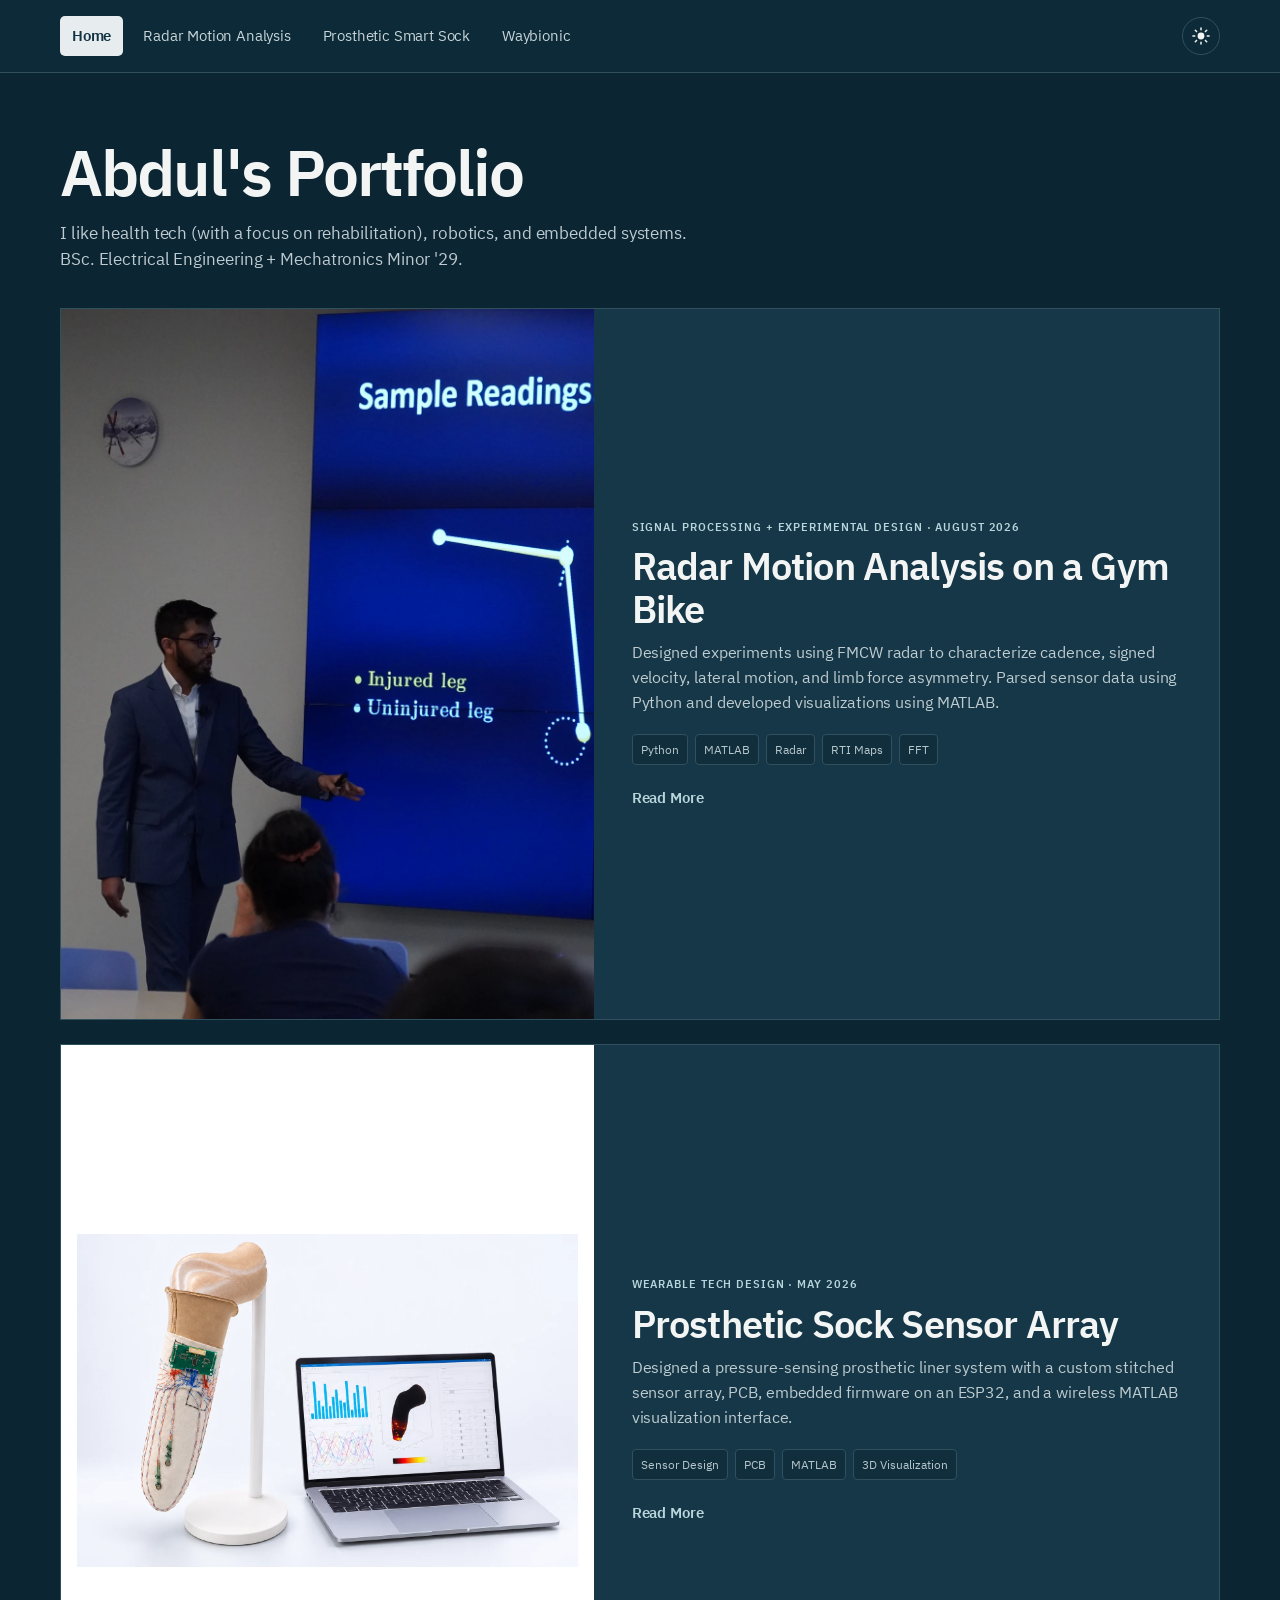
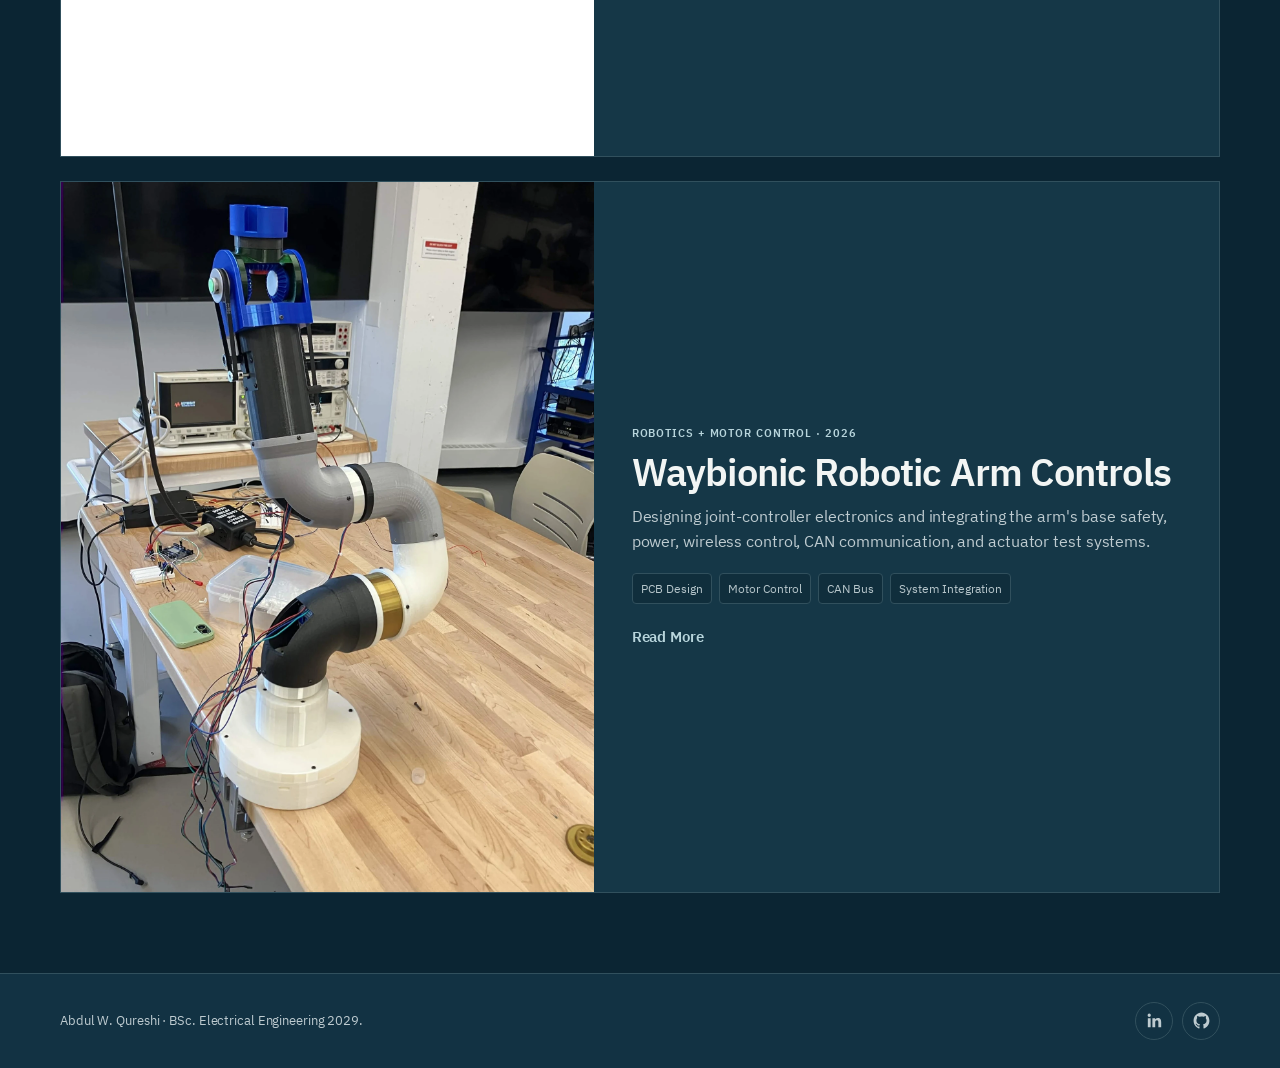
<file: showcase/index.html>
<!doctype html><html lang="en"><head><meta charset="utf-8"><meta name="viewport" content="width=device-width,initial-scale=1"><meta name="robots" content="noindex"><meta http-equiv="refresh" content="0; url=/"><link rel="canonical" href="https://abdulwq.github.io/"><title>Page moved · Abdul W. Qureshi</title><script>location.replace('/'+location.search+location.hash);</script></head><body><p>This page has moved to <a href="/">abdulwq.github.io/</a>.</p></body></html>
</file>
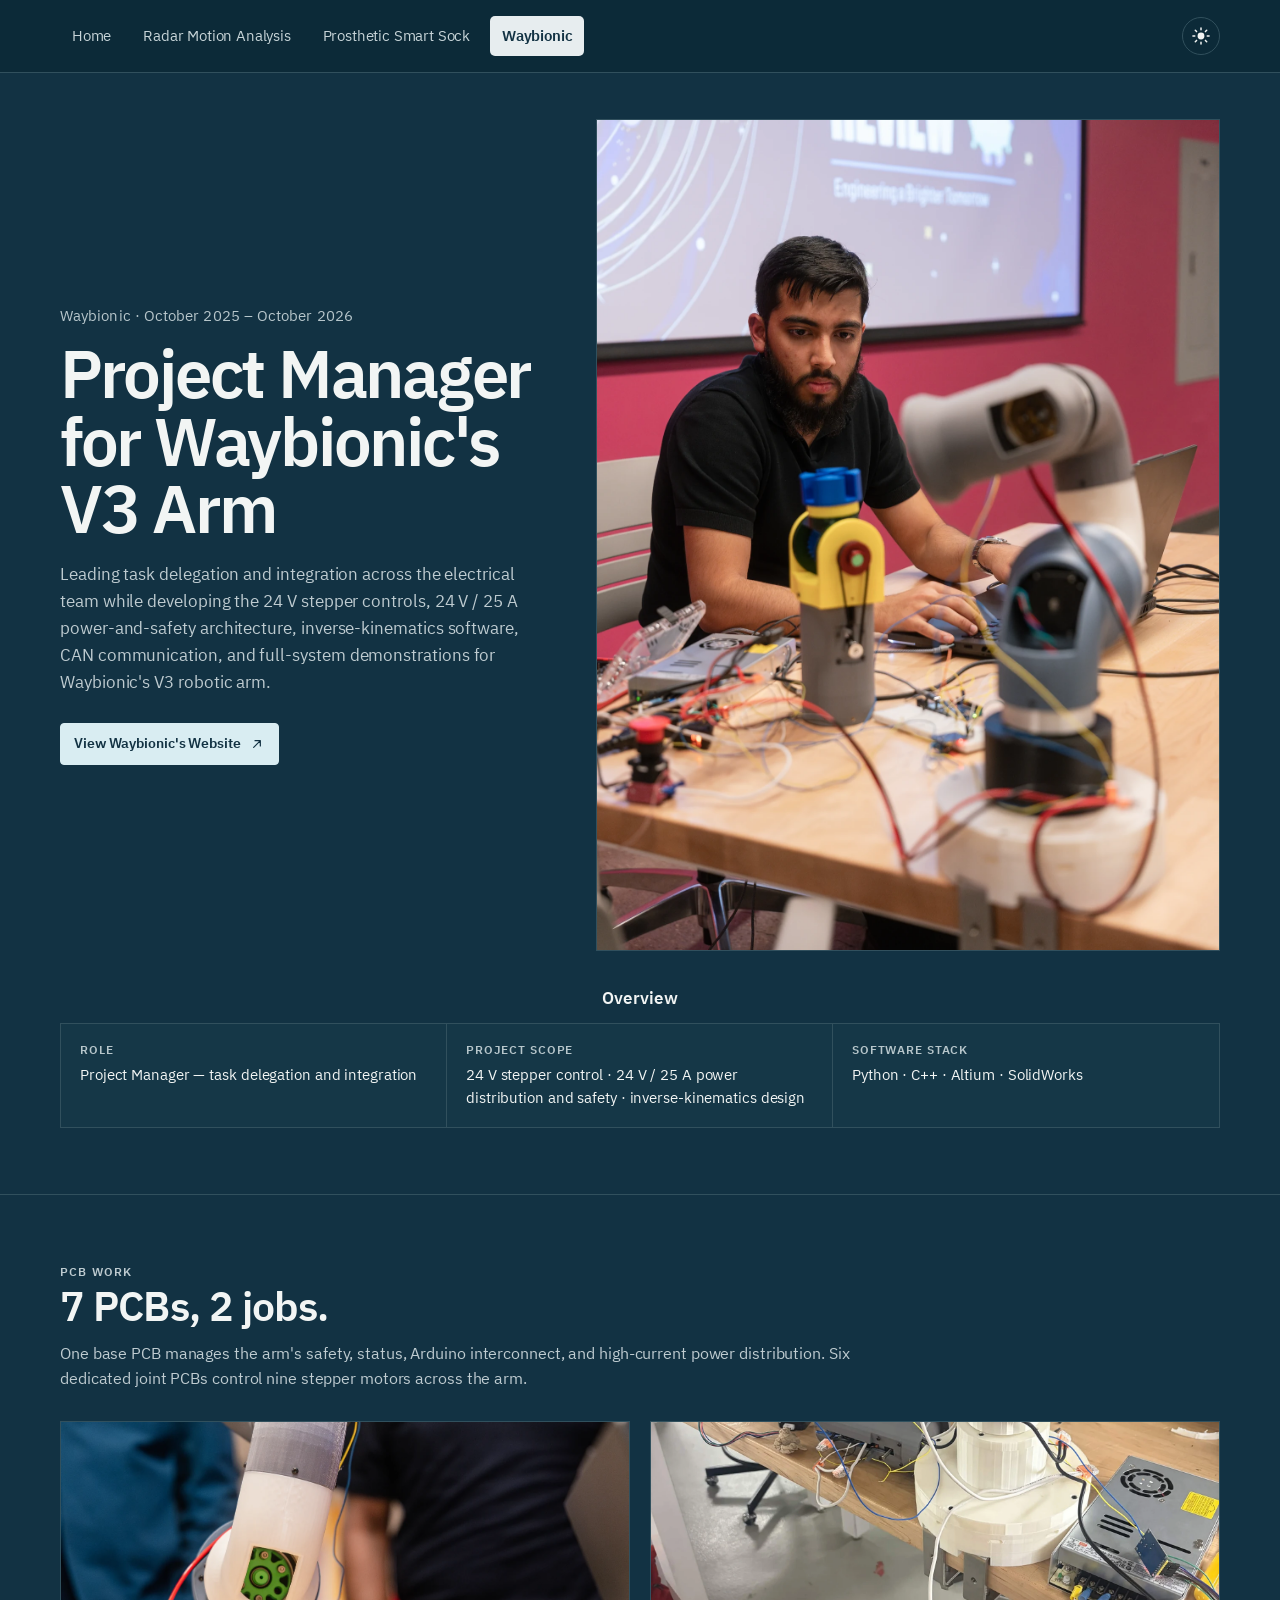
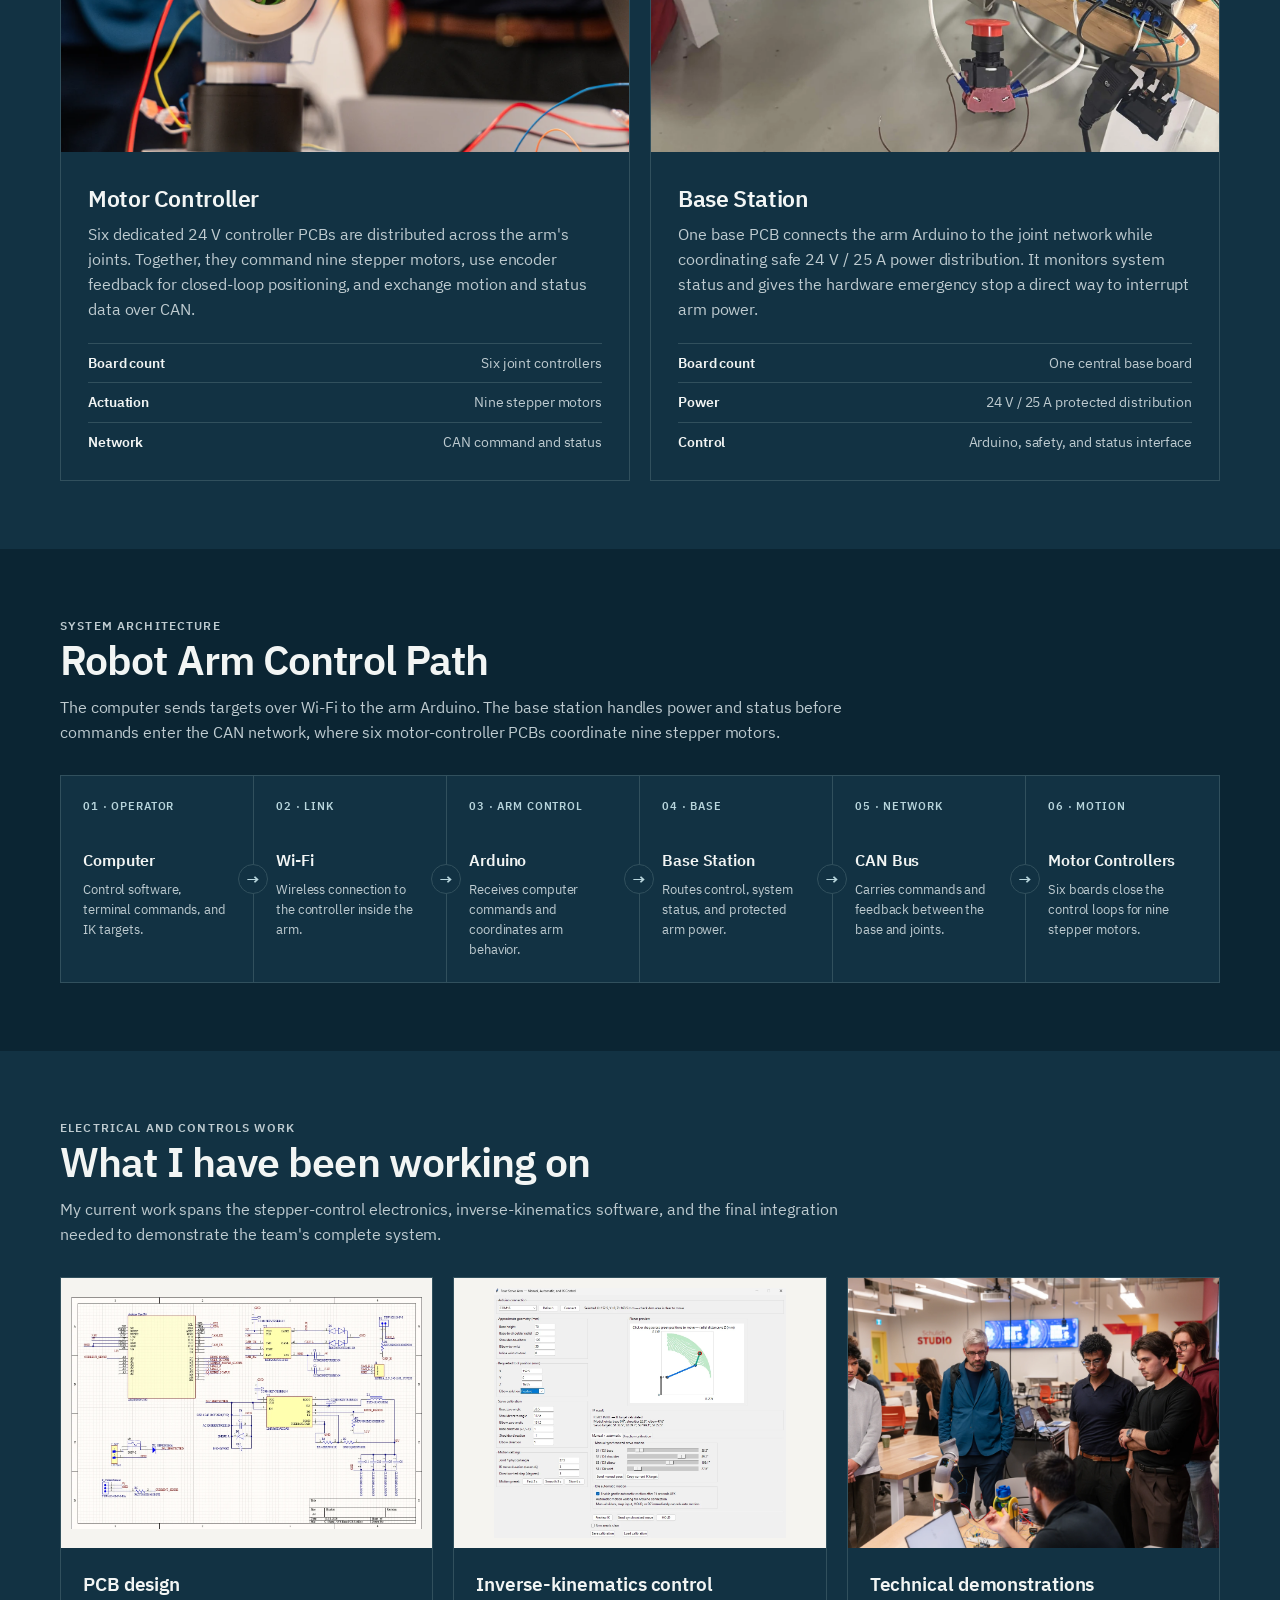
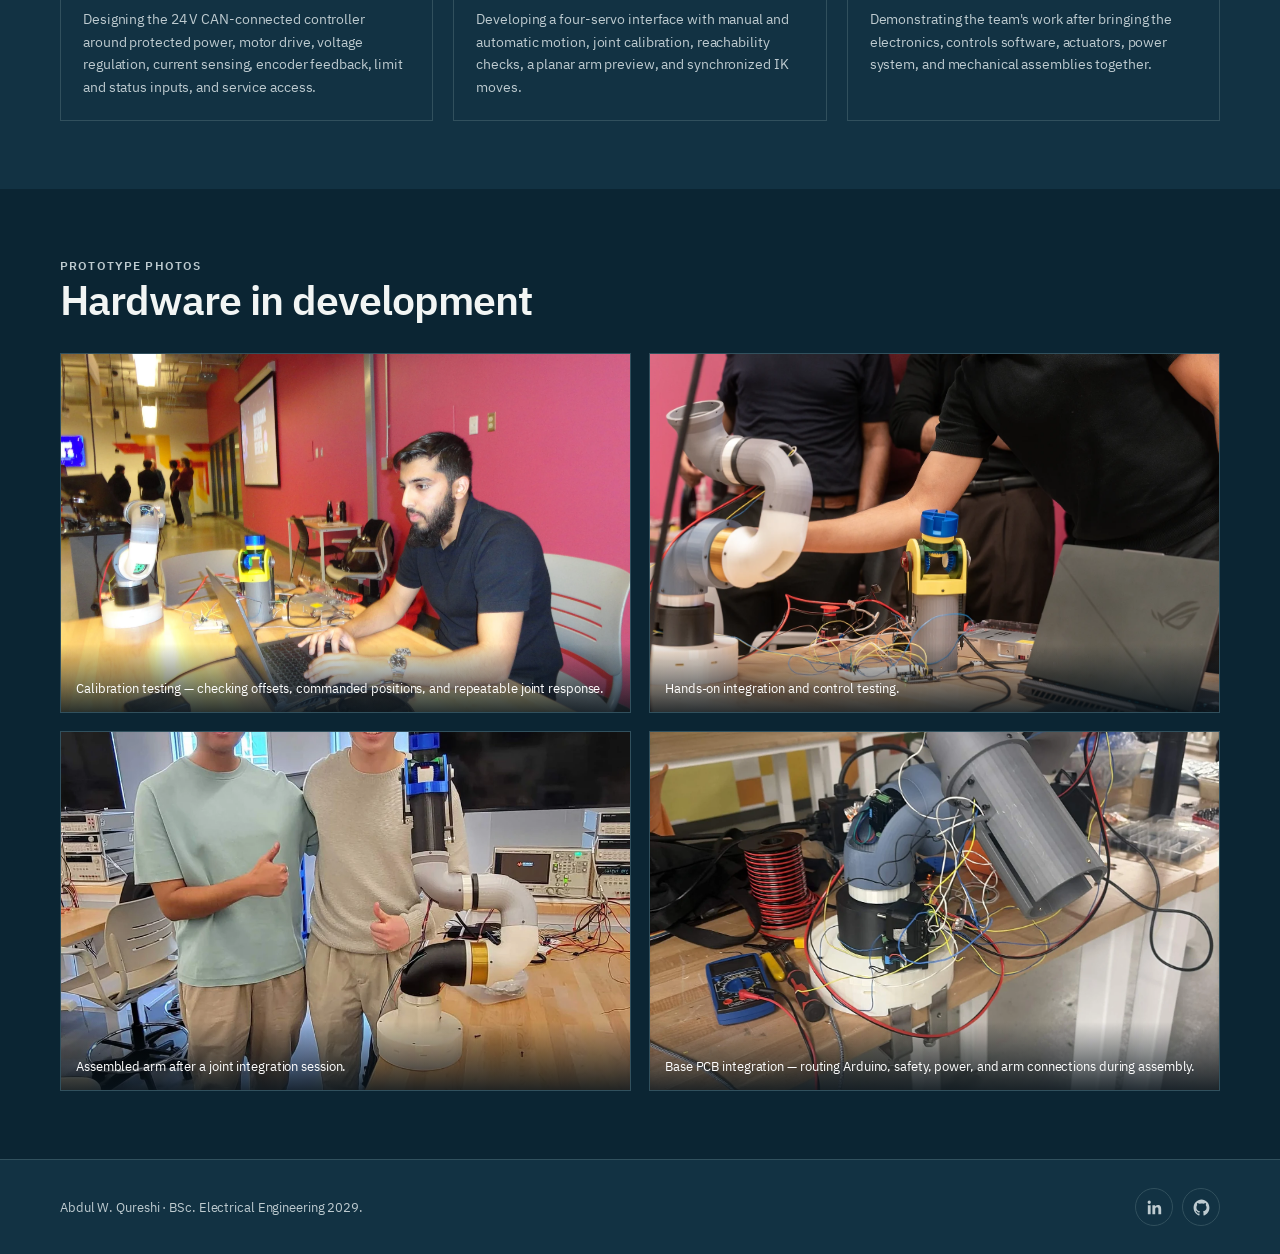
<file: waybionic/index.html>
<!doctype html><html lang="en" data-theme="dark"><head><meta charset="utf-8"><meta name="viewport" content="width=device-width,initial-scale=1,viewport-fit=cover"><meta name="theme-color" content="#123243"><title>Project Manager for Waybionic's V3 Arm · Abdul W. Qureshi</title><meta name="description" content="Project-management and engineering work across Waybionic's V3 robotic-arm electronics, power and safety architecture, CAN controls, inverse kinematics, and system integration."><script>(function(){var saved;try{saved=localStorage.getItem('showcase-theme')}catch(error){}document.documentElement.dataset.theme=saved||'dark'})();</script><link rel="stylesheet" href="../assets/styles.css"><link rel="icon" type="image/png" sizes="64x64" href="../assets/favicon-64.png"><link rel="shortcut icon" href="../favicon.ico"><link rel="apple-touch-icon" sizes="180x180" href="../assets/apple-touch-icon.png"></head><body><header class="site-header"><div class="shell header-inner">
      <nav aria-label="Project navigation"><a href="../index.html" class="">Home</a><a href="../radar/index.html" class="">Radar Motion Analysis</a><a href="../prosthetic/index.html" class="">Prosthetic Smart Sock</a><a href="../waybionic/index.html" class="active">Waybionic</a></nav>
      <button class="theme-toggle" type="button" aria-label="Switch to light mode" title="Switch color mode"><svg viewBox="0 0 24 24" aria-hidden="true"><g class="sun-icon"><circle cx="12" cy="12" r="4.1"></circle><path class="sun-rays" d="M12 2.3v2.2M12 19.5v2.2M2.3 12h2.2M19.5 12h2.2M5.15 5.15 6.7 6.7M17.3 17.3l1.55 1.55M18.85 5.15 17.3 6.7M6.7 17.3l-1.55 1.55"></path></g><path class="moon-icon" d="M20.55 15.1A8.65 8.65 0 0 1 8.9 3.45a8.65 8.65 0 1 0 11.65 11.65Z"></path></svg></button>
    </div></header><script>(function(){var header=document.querySelector('.site-header');var lastY=Math.max(window.scrollY,0);var ticking=false;function updateHeader(){var currentY=Math.max(window.scrollY,0);if(currentY<=16||currentY<lastY){header.removeAttribute('data-hidden')}else if(currentY>lastY&&currentY>80){header.setAttribute('data-hidden','true')}lastY=currentY;ticking=false}window.addEventListener('scroll',function(){if(!ticking){window.requestAnimationFrame(updateHeader);ticking=true}},{passive:true})})();</script><main><section class="way-hero"><div class="shell way-hero-grid"><div class="way-hero-copy"><p class="project-date">Waybionic · October 2025 – October 2026</p><h1>Project Manager for Waybionic's V3 Arm</h1><p class="page-summary">Leading task delegation and integration across the electrical team while developing the 24 V stepper controls, 24 V / 25 A power-and-safety architecture, inverse-kinematics software, CAN communication, and full-system demonstrations for Waybionic's V3 robotic arm.</p><div class="way-hero-actions"><a class="text-link external" href="https://www.waybionic.com/" target="_blank" rel="noreferrer">View Waybionic's Website<svg viewBox="0 0 24 24" aria-hidden="true"><path d="M7 17 17 7M9 7h8v8"/></svg></a></div></div><figure class="way-hero-photo"><img src="../assets/waybionic/professional-hero.webp" alt="Abdul testing Waybionic robotic arm prototypes from a laptop"></figure></div><div class="shell way-hero-meta"><h2 class="overview-title">Overview</h2><dl class="metadata way-metadata"><div><dt>Role</dt><dd>Project Manager — task delegation and integration</dd></div><div><dt>Project scope</dt><dd>24 V stepper control · 24 V / 25 A power distribution and safety · inverse-kinematics design</dd></div><div><dt>Software stack</dt><dd>Python · C++ · Altium · SolidWorks</dd></div></dl></div></section>

    <section class="section white" id="hardware"><div class="shell"><div class="section-heading"><p class="section-kicker">PCB work</p><h2>7 PCBs, 2 jobs.</h2><p>One base PCB manages the arm's safety, status, Arduino interconnect, and high-current power distribution. Six dedicated joint PCBs control nine stepper motors across the arm.</p></div><div class="way-scope-grid">
      <article class="way-scope-card"><img src="../assets/waybionic/arm-detail.webp" alt="Waybionic joint assembly with exposed controller electronics and wiring"><div class="way-scope-copy"><h3>Motor Controller</h3><p>Six dedicated 24 V controller PCBs are distributed across the arm's joints. Together, they command nine stepper motors, use encoder feedback for closed-loop positioning, and exchange motion and status data over CAN.</p><ul class="way-scope-list"><li><strong>Board count</strong><span>Six joint controllers</span></li><li><strong>Actuation</strong><span>Nine stepper motors</span></li><li><strong>Network</strong><span>CAN command and status</span></li></ul></div></article>
      <article class="way-scope-card"><img class="safety-power-photo" src="../assets/waybionic/integrated-electronics.webp" alt="Waybionic arm power supply, emergency stop, base electronics, and arm wiring"><div class="way-scope-copy"><h3>Base Station</h3><p>One base PCB connects the arm Arduino to the joint network while coordinating safe 24 V / 25 A power distribution. It monitors system status and gives the hardware emergency stop a direct way to interrupt arm power.</p><ul class="way-scope-list"><li><strong>Board count</strong><span>One central base board</span></li><li><strong>Power</strong><span>24 V / 25 A protected distribution</span></li><li><strong>Control</strong><span>Arduino, safety, and status interface</span></li></ul></div></article>
    </div></div></section>

    <section class="section gray"><div class="shell"><div class="section-heading"><p class="section-kicker">System architecture</p><h2>Robot Arm Control Path</h2><p>The computer sends targets over Wi-Fi to the arm Arduino. The base station handles power and status before commands enter the CAN network, where six motor-controller PCBs coordinate nine stepper motors.</p></div><div class="system-path" aria-label="Waybionic robot-arm control path">
      <article class="path-node"><small>01 · Operator</small><h3>Computer</h3><p>Control software, terminal commands, and IK targets.</p></article>
      <article class="path-node"><small>02 · Link</small><h3>Wi-Fi</h3><p>Wireless connection to the controller inside the arm.</p></article>
      <article class="path-node"><small>03 · Arm control</small><h3>Arduino</h3><p>Receives computer commands and coordinates arm behavior.</p></article>
      <article class="path-node"><small>04 · Base</small><h3>Base Station</h3><p>Routes control, system status, and protected arm power.</p></article>
      <article class="path-node"><small>05 · Network</small><h3>CAN Bus</h3><p>Carries commands and feedback between the base and joints.</p></article>
      <article class="path-node"><small>06 · Motion</small><h3>Motor Controllers</h3><p>Six boards close the control loops for nine stepper motors.</p></article>
    </div></div></section>

    <section class="section white"><div class="shell"><div class="section-heading"><p class="section-kicker">Electrical and controls work</p><h2>What I have been working on</h2><p>My current work spans the stepper-control electronics, inverse-kinematics software, and the final integration needed to demonstrate the team's complete system.</p></div><div class="way-test-grid">
      <article class="way-test-card"><img class="technical-screen" src="../assets/waybionic/stepper-controller-schematic.webp" alt="Schematic for the protected power, current sensing, Arduino, and CAN electronics used for stepper control"><div class="way-test-copy"><h3>PCB design</h3><p>Designing the 24 V CAN-connected controller around protected power, motor drive, voltage regulation, current sensing, encoder feedback, limit and status inputs, and service access.</p></div></article>
      <article class="way-test-card"><img class="technical-screen" src="../assets/waybionic/ik-control-gui.webp" alt="Four-servo manual, automatic, calibration, and inverse-kinematics control interface"><div class="way-test-copy"><h3>Inverse-kinematics control</h3><p>Developing a four-servo interface with manual and automatic motion, joint calibration, reachability checks, a planar arm preview, and synchronized IK moves.</p></div></article>
      <article class="way-test-card"><img src="../assets/waybionic/live-demo-wide.webp" alt="Waybionic team presenting the integrated robotic-arm prototypes during a technical demonstration"><div class="way-test-copy"><h3>Technical demonstrations</h3><p>Demonstrating the team's work after bringing the electronics, controls software, actuators, power system, and mechanical assemblies together.</p></div></article>
    </div></div></section>

    <section class="section gray"><div class="shell"><div class="section-heading"><p class="section-kicker">Prototype photos</p><h2>Hardware in development</h2></div><div class="way-compact-gallery four-up">
      <figure><img src="../assets/waybionic/controls-bench.webp" alt="Abdul calibrating Waybionic actuator hardware from a laptop"><figcaption>Calibration testing — checking offsets, commanded positions, and repeatable joint response.</figcaption></figure>
      <figure><img src="../assets/waybionic/hands-on-integration.webp" alt="Abdul adjusting the Waybionic robotic arm prototype"><figcaption>Hands-on integration and control testing.</figcaption></figure>
      <figure><img src="../assets/waybionic/team-with-arm.webp" alt="Waybionic team members beside the assembled robotic arm"><figcaption>Assembled arm after a joint integration session.</figcaption></figure>
      <figure><img src="../assets/waybionic/wired-arm-bench.webp" alt="Waybionic arm wired to its base PCB and control electronics"><figcaption>Base PCB integration — routing Arduino, safety, power, and arm connections during assembly.</figcaption></figure>
    </div></div></section></main><footer class="site-footer"><div class="shell footer-inner"><span>Abdul W. Qureshi · BSc. Electrical Engineering 2029.</span><div class="social-links" aria-label="Social profiles"><a class="linkedin" href="https://www.linkedin.com/in/abdulwq/?isSelfProfile=true" target="_blank" rel="noreferrer" aria-label="LinkedIn profile" title="LinkedIn"><svg viewBox="0 0 24 24" aria-hidden="true"><path d="M20.45 20.45h-3.56v-5.57c0-1.33-.03-3.04-1.85-3.04-1.85 0-2.14 1.45-2.14 2.94v5.67H9.34V9h3.42v1.56h.05c.48-.9 1.64-1.85 3.37-1.85 3.6 0 4.27 2.37 4.27 5.46v6.28ZM5.34 7.43A2.06 2.06 0 1 1 5.34 3.3a2.06 2.06 0 0 1 0 4.13Zm1.78 13.02H3.56V9h3.56v11.45Z"/></svg></a><a href="https://github.com/AbdulWQ" target="_blank" rel="noreferrer" aria-label="GitHub profile" title="GitHub"><svg viewBox="0 0 24 24" aria-hidden="true"><path fill-rule="evenodd" d="M12 2C6.5 2 2 6.6 2 12.3c0 4.5 2.9 8.4 6.8 9.8.5.1.7-.2.7-.5v-2c-2.8.6-3.4-1.2-3.4-1.2-.5-1.2-1.1-1.5-1.1-1.5-.9-.7.1-.7.1-.7 1 0 1.5 1.1 1.5 1.1.9 1.6 2.4 1.1 3 .9.1-.7.4-1.1.6-1.4-2.2-.3-4.6-1.2-4.6-5.1 0-1.1.4-2 1-2.8-.1-.3-.4-1.3.1-2.7 0 0 .8-.3 2.8 1.1A9.2 9.2 0 0 1 12 7c.9 0 1.7.1 2.5.4 1.9-1.4 2.8-1.1 2.8-1.1.5 1.4.2 2.4.1 2.7.6.7 1 1.7 1 2.8 0 4-2.4 4.8-4.6 5.1.4.3.7 1 .7 1.9v2.8c0 .4.2.6.7.5 4-1.4 6.8-5.3 6.8-9.8C22 6.6 17.5 2 12 2Z" clip-rule="evenodd"/></svg></a></div></div></footer><script>(function(){var root=document.documentElement;var button=document.querySelector('.theme-toggle');var themeMeta=document.querySelector('meta[name="theme-color"]');function sync(){var dark=root.dataset.theme==='dark';button.setAttribute('aria-label',dark?'Switch to light mode':'Switch to dark mode');button.setAttribute('aria-pressed',String(dark));themeMeta.setAttribute('content',dark?'#123243':'#ffffff')}button.addEventListener('click',function(){root.dataset.theme=root.dataset.theme==='dark'?'light':'dark';try{localStorage.setItem('showcase-theme',root.dataset.theme)}catch(error){}sync()});sync()})();</script></body></html>
</file>
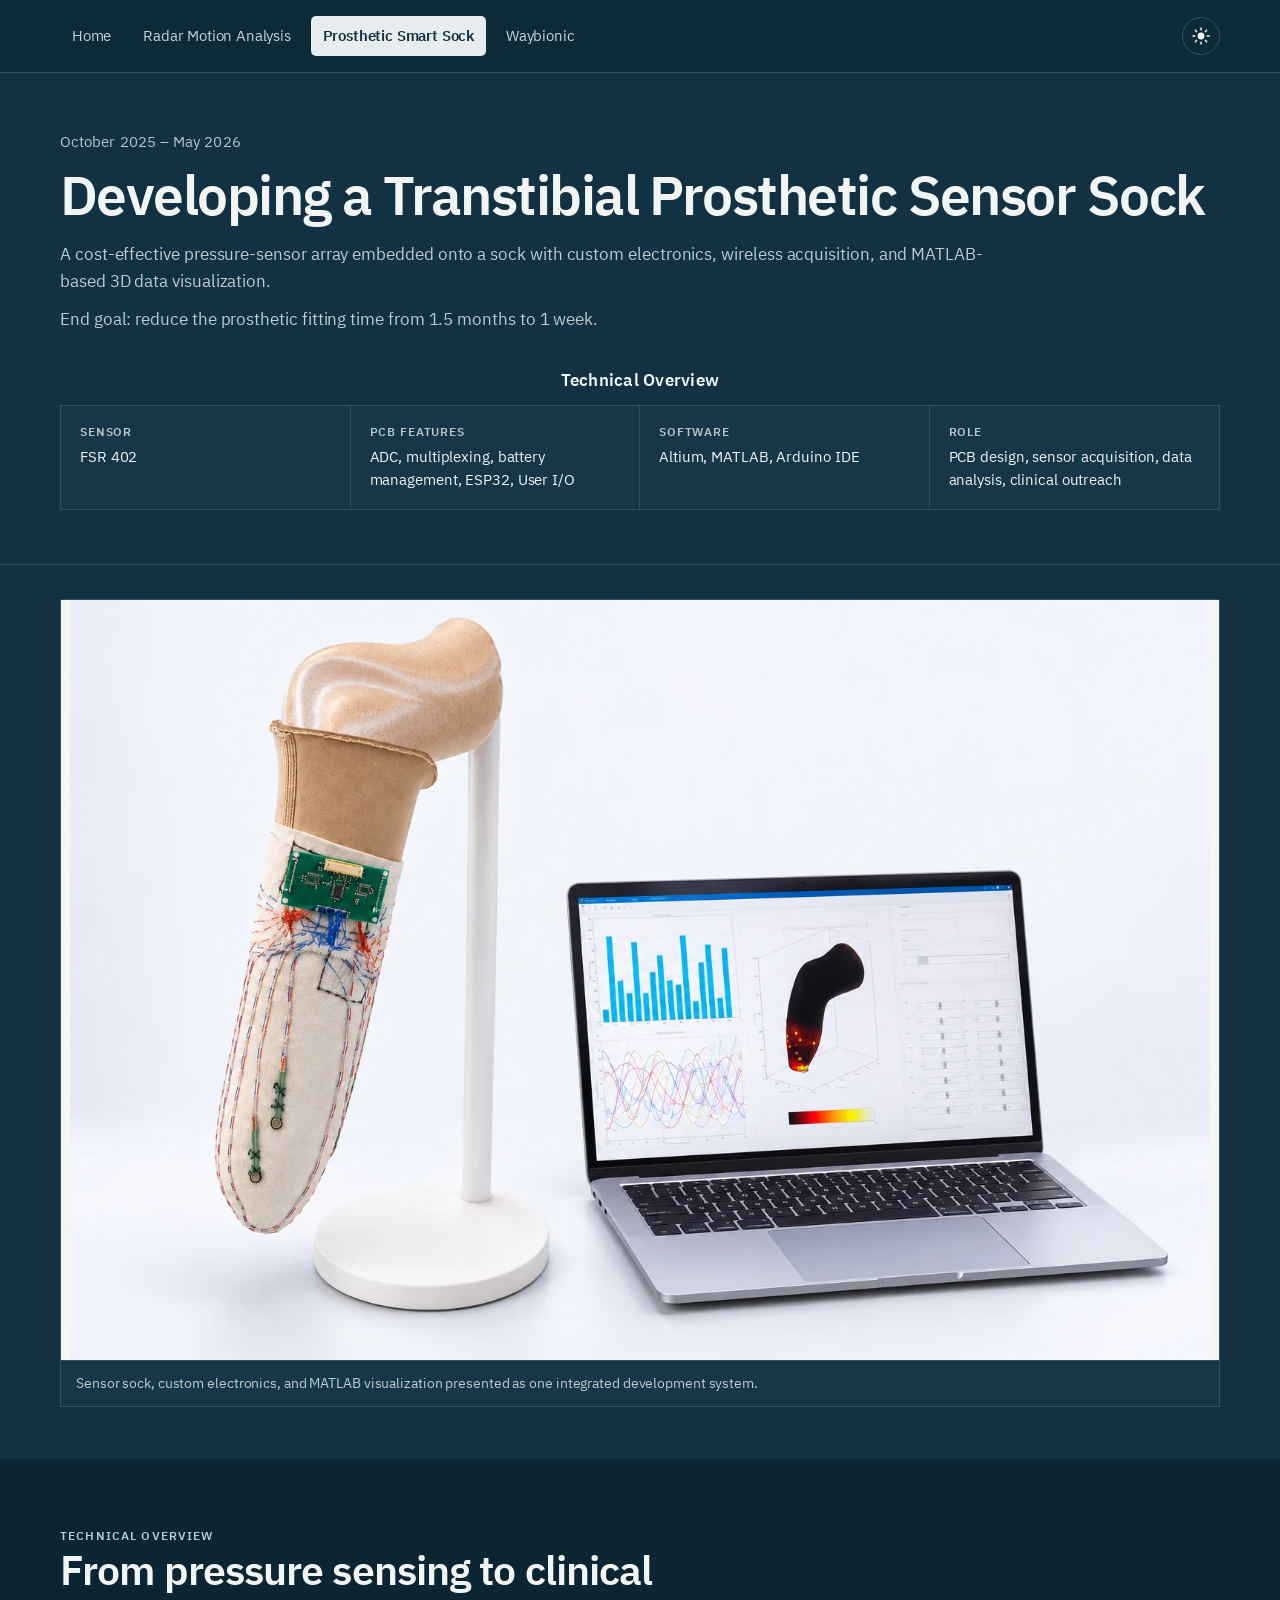
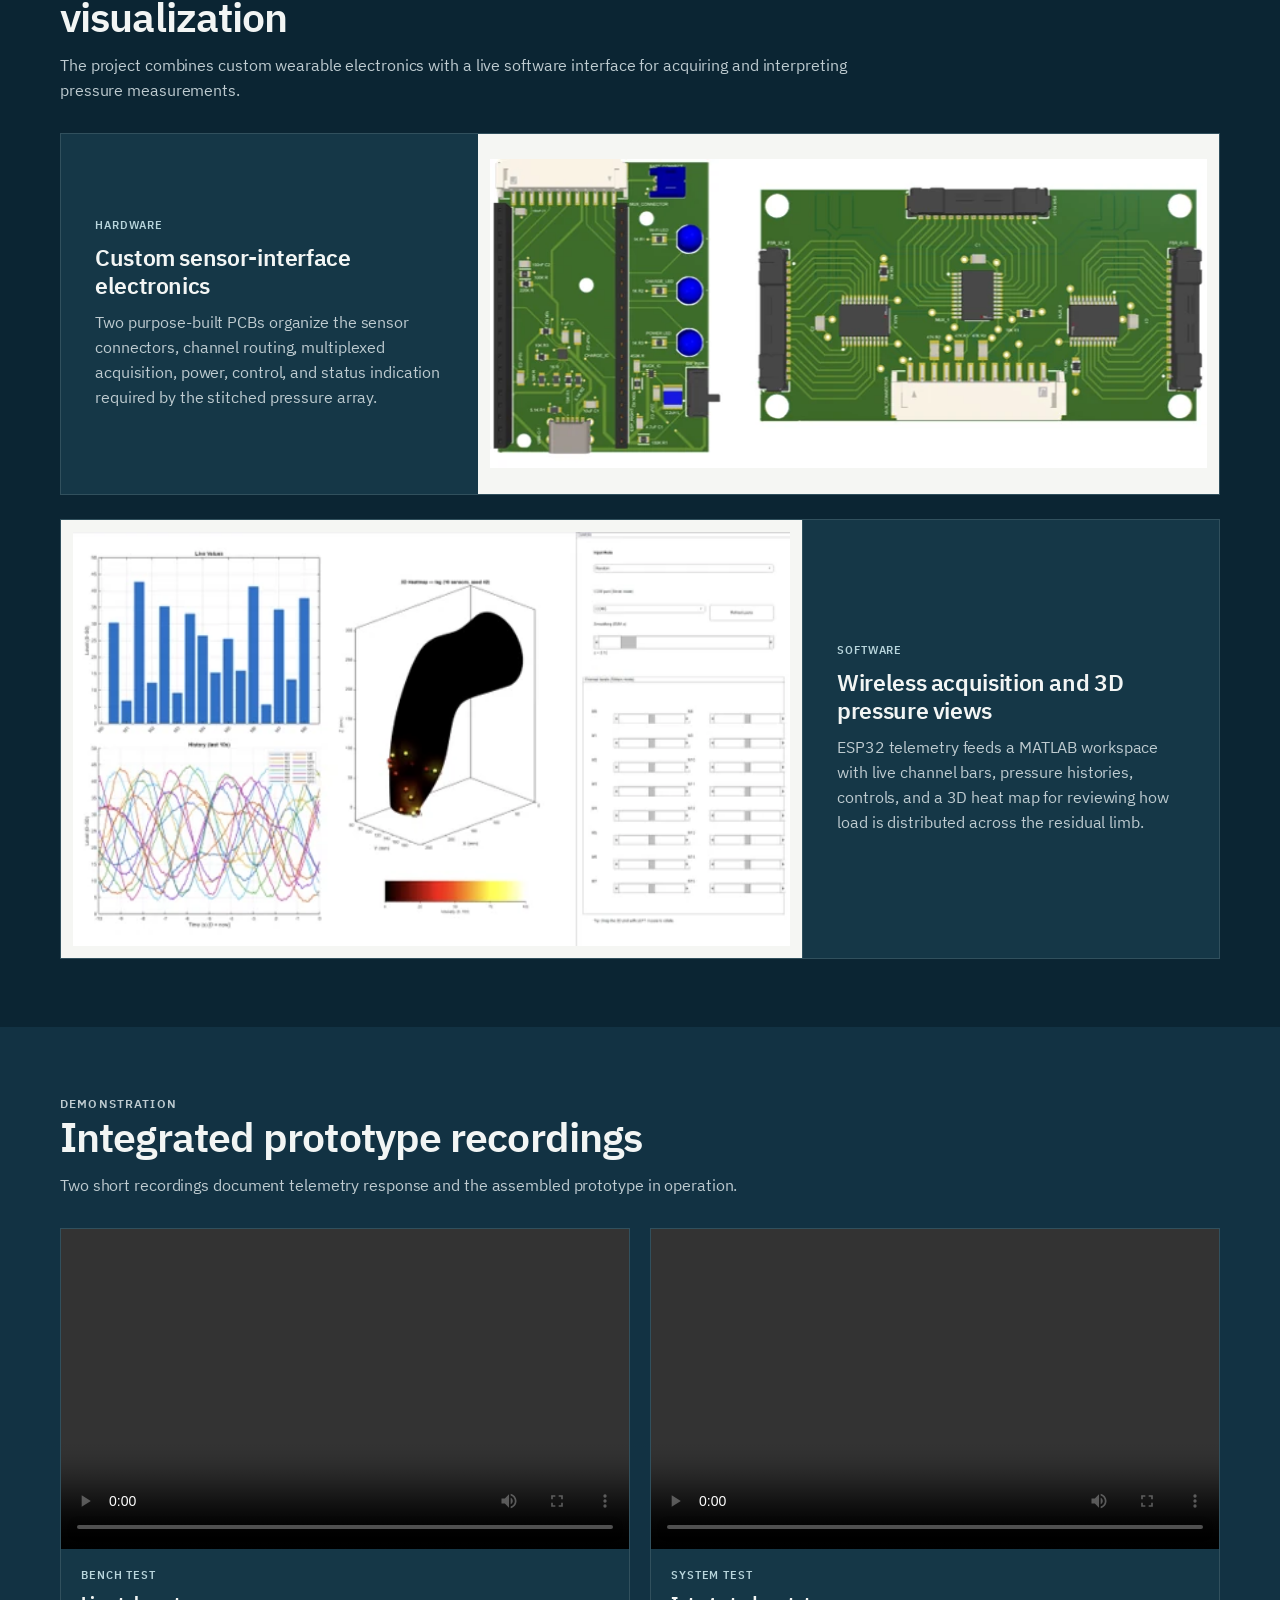
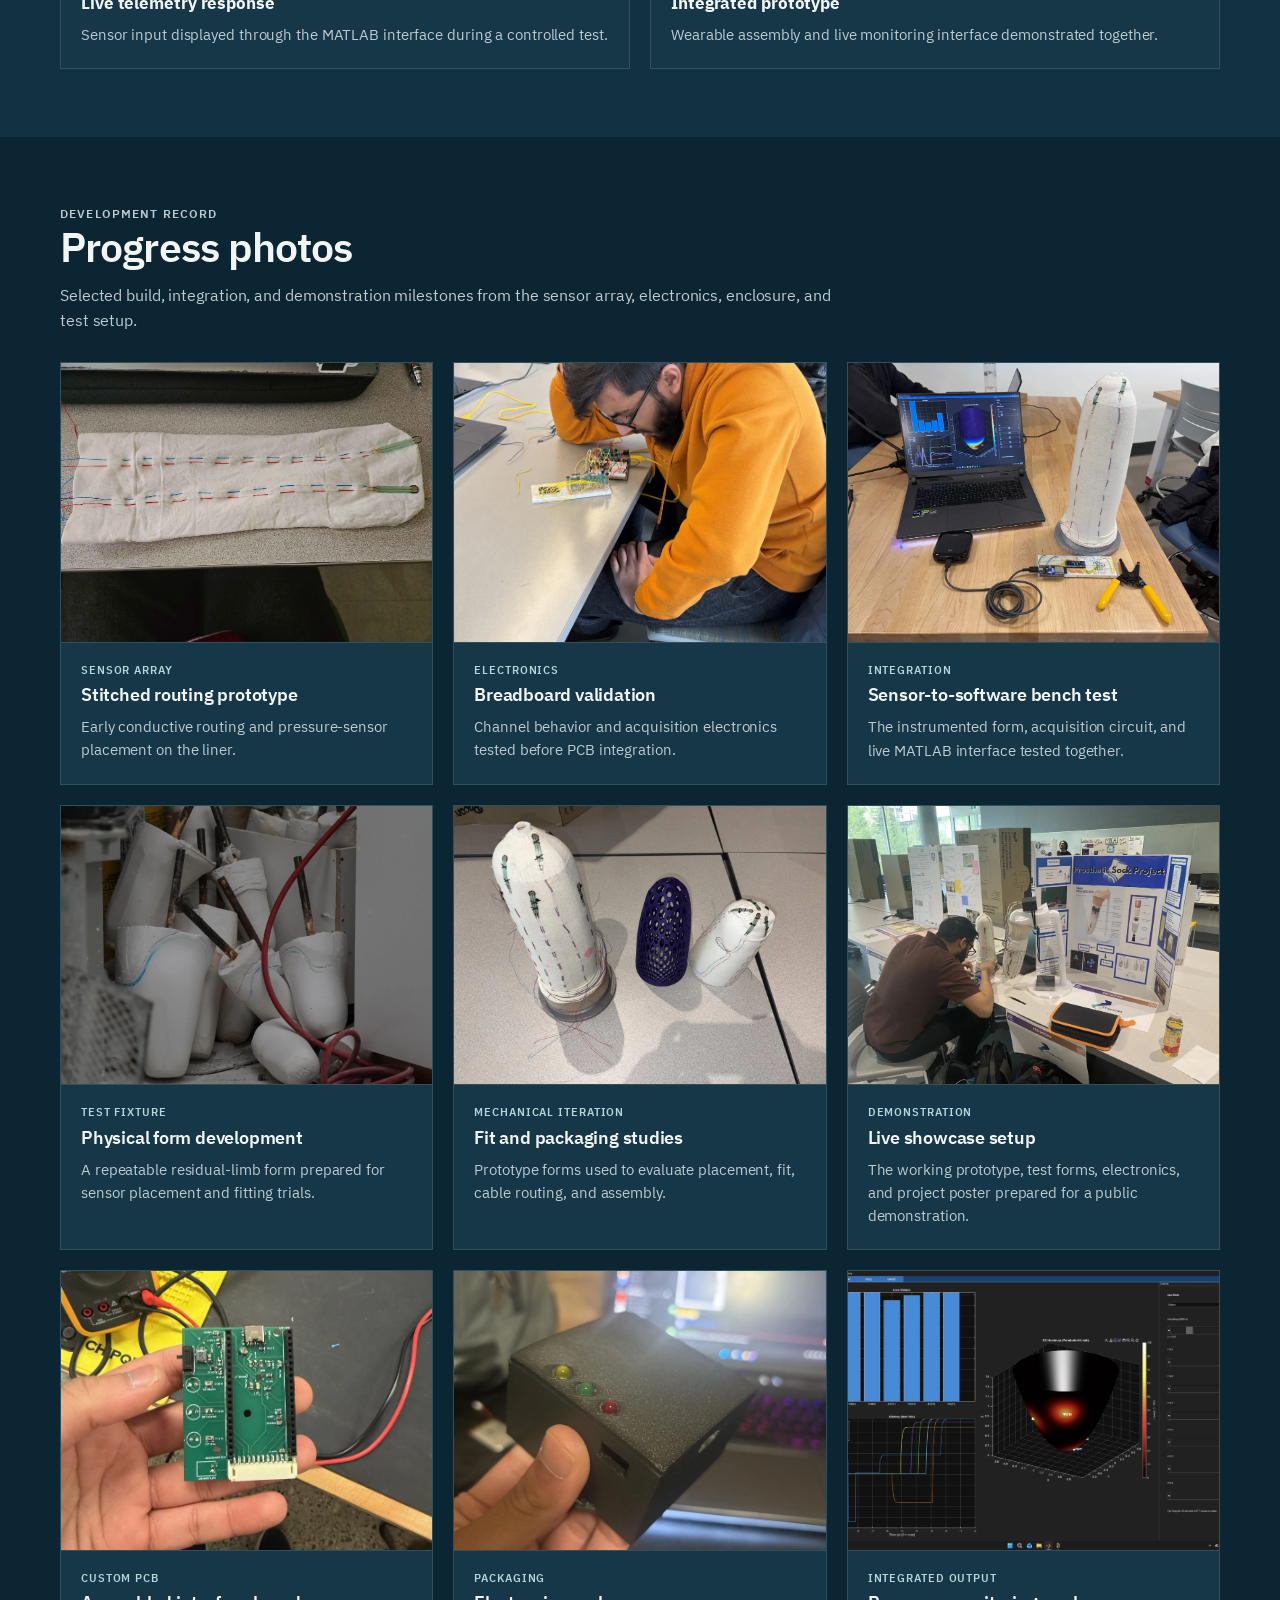
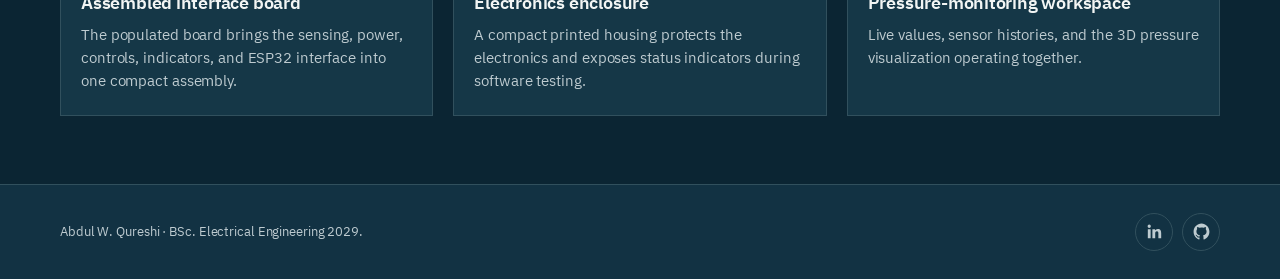
<file: showcase/prosthetic/index.html>
<!doctype html><html lang="en"><head><meta charset="utf-8"><meta name="viewport" content="width=device-width,initial-scale=1"><meta name="robots" content="noindex"><meta http-equiv="refresh" content="0; url=/prosthetic/"><link rel="canonical" href="https://abdulwq.github.io/prosthetic/"><title>Page moved · Abdul W. Qureshi</title><script>location.replace('/prosthetic/'+location.search+location.hash);</script></head><body><p>This page has moved to <a href="/prosthetic/">abdulwq.github.io/prosthetic/</a>.</p></body></html>
</file>
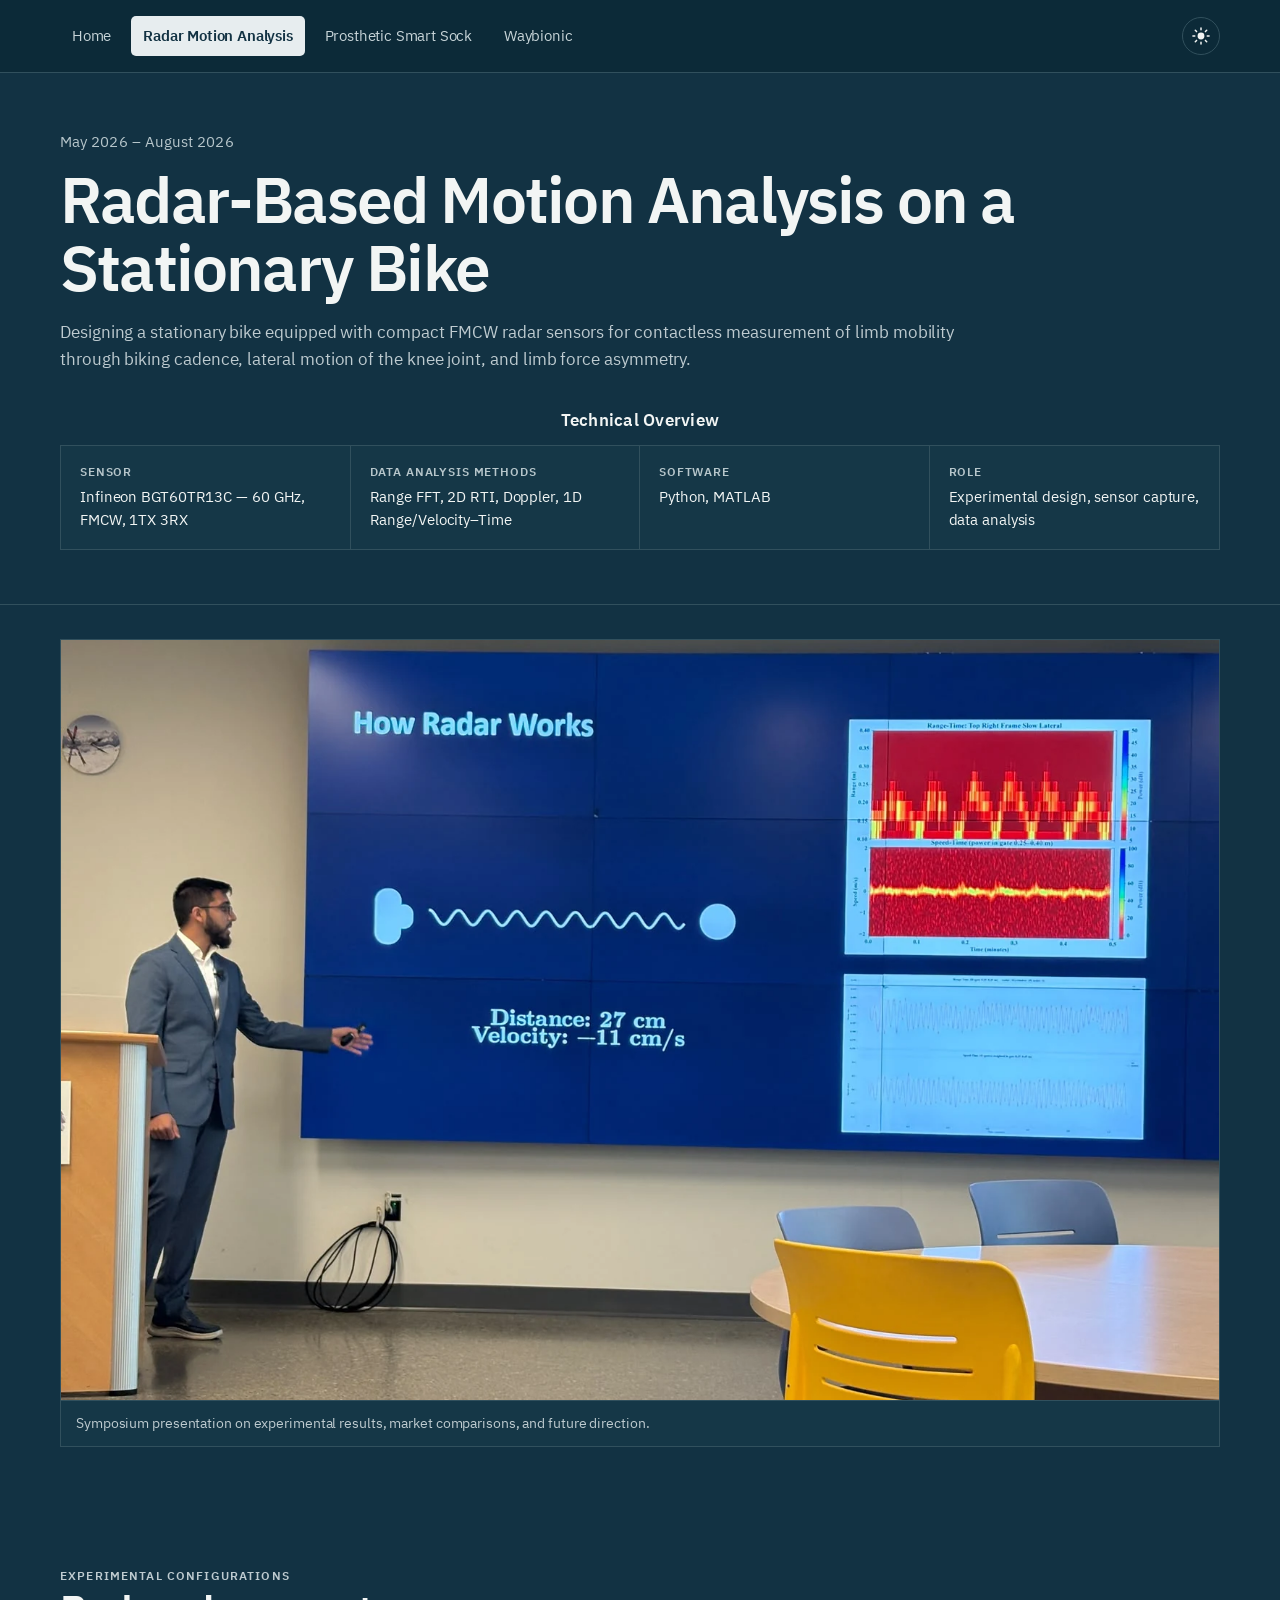
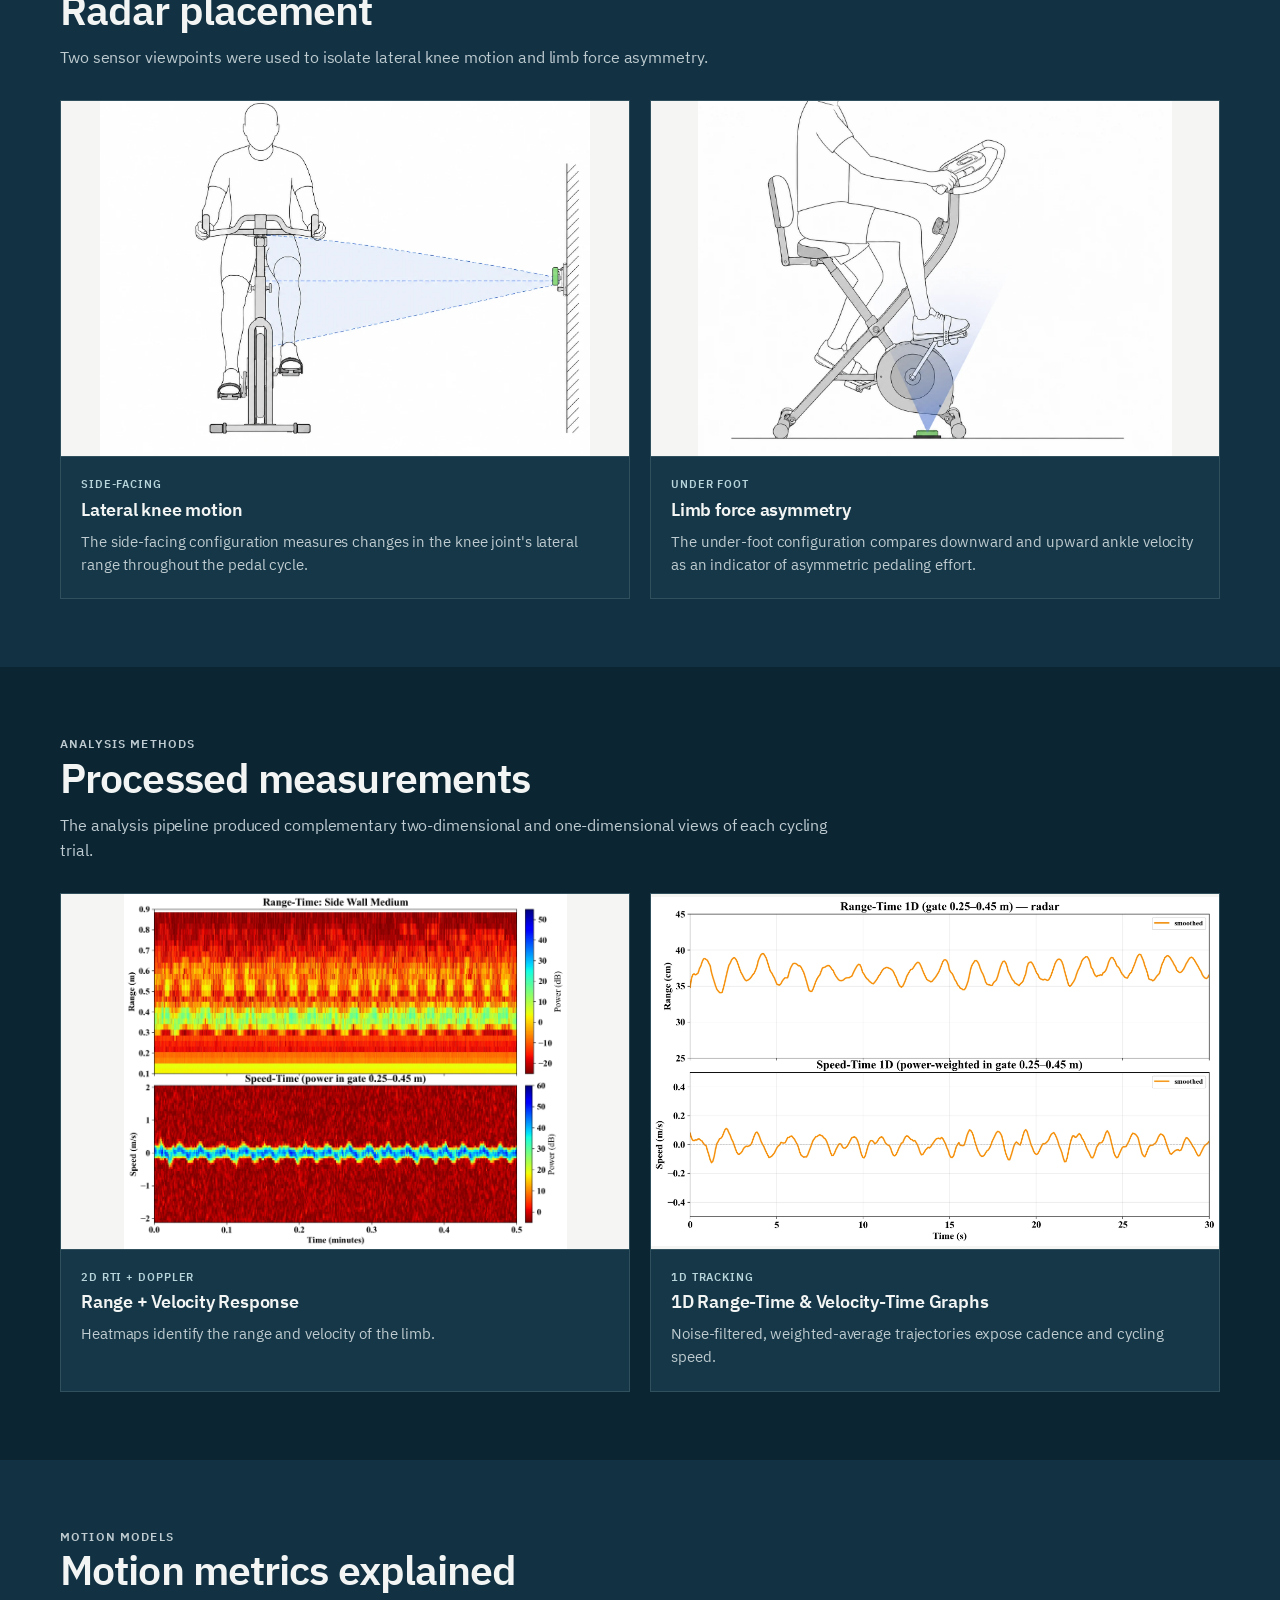
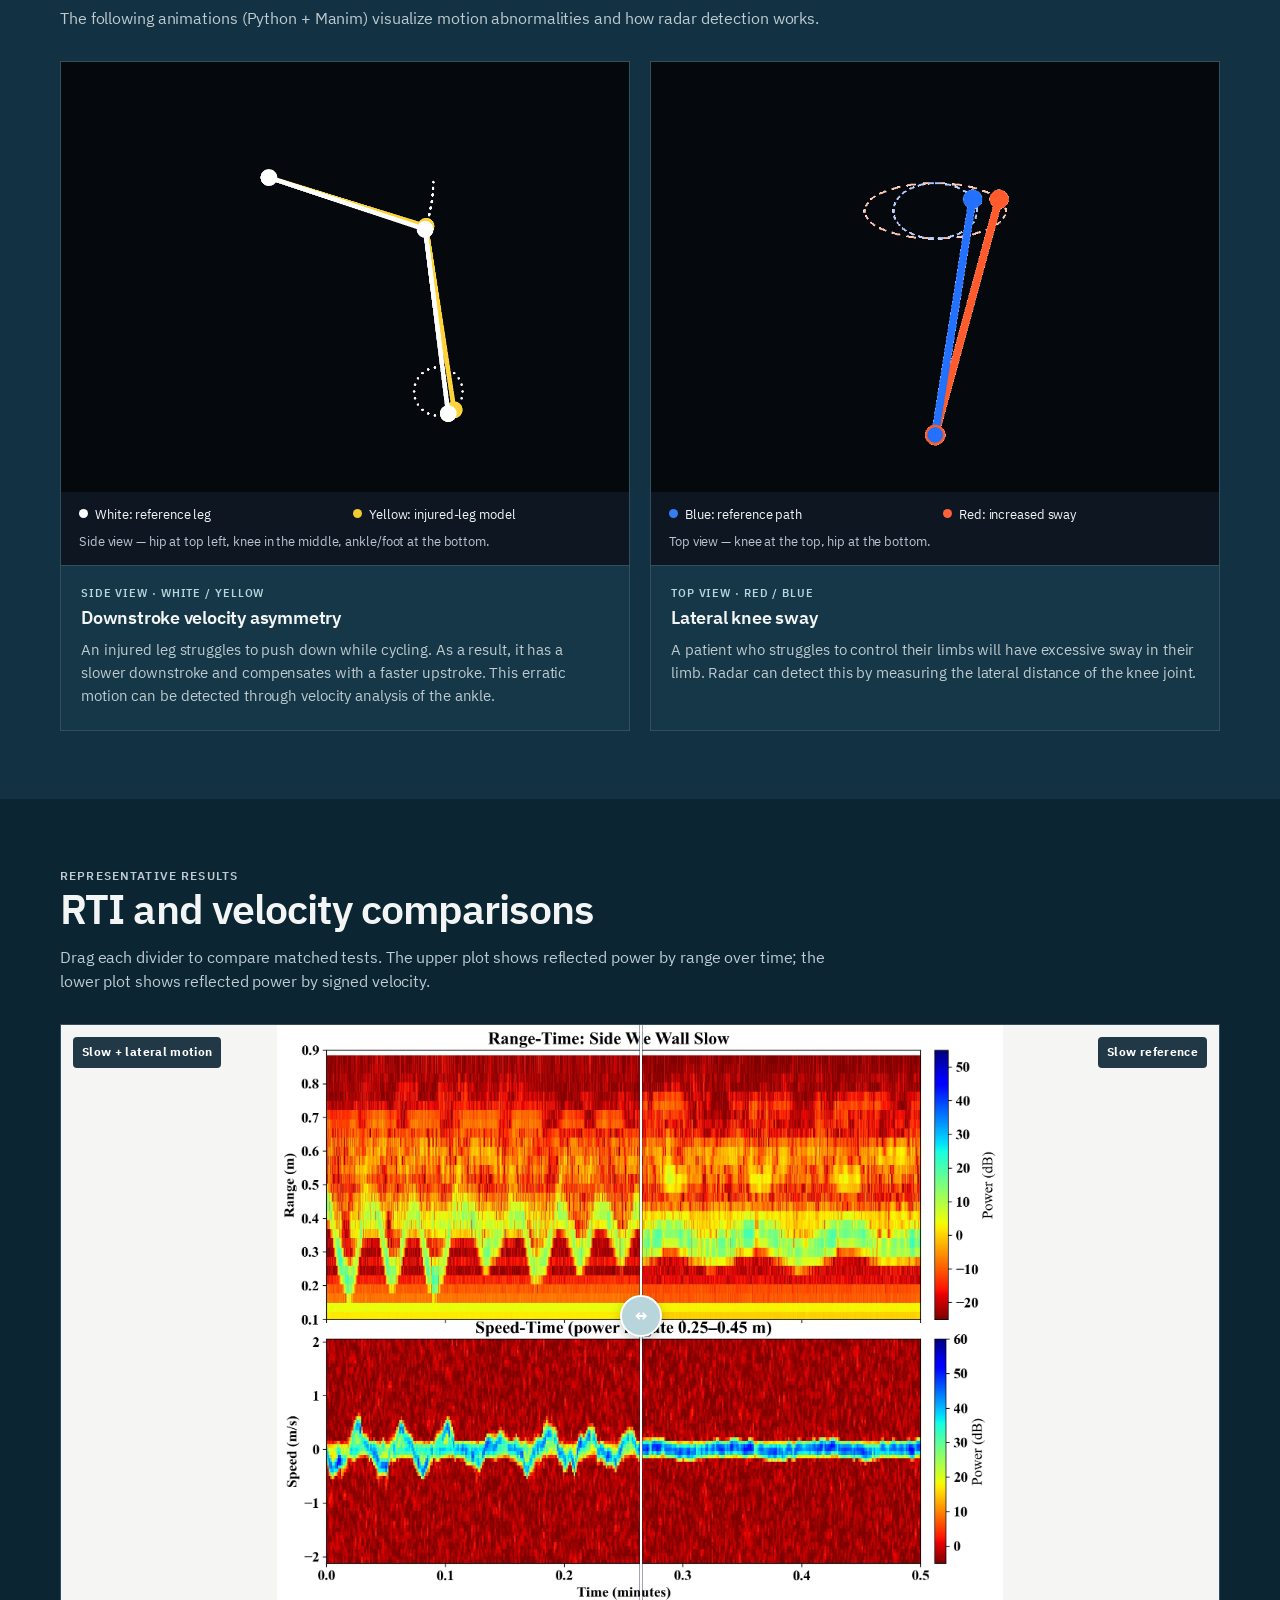
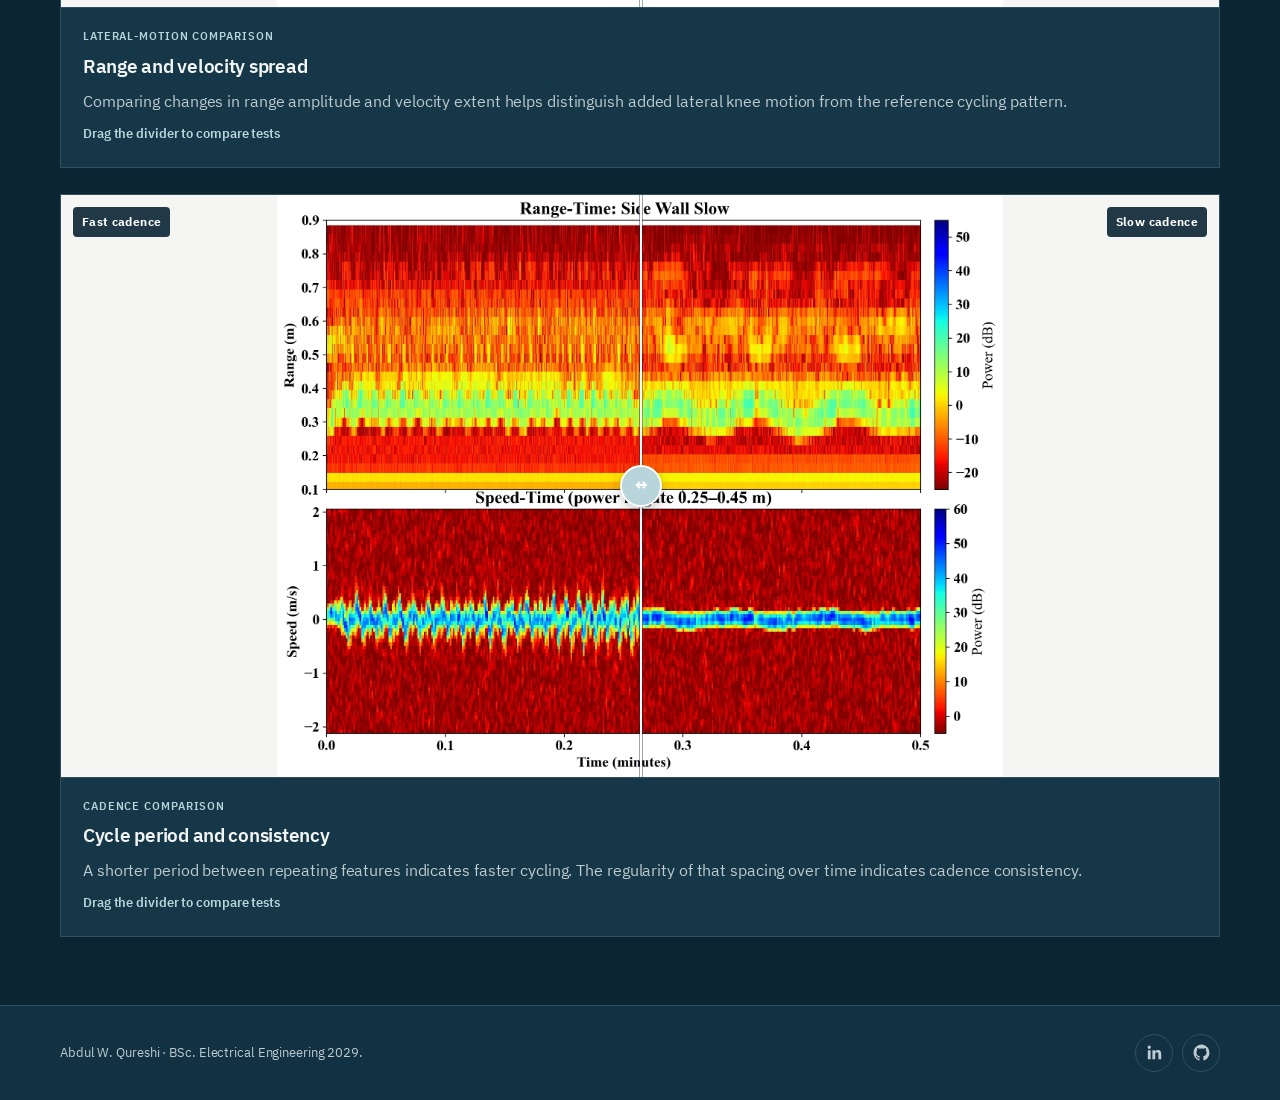
<file: showcase/radar/index.html>
<!doctype html><html lang="en"><head><meta charset="utf-8"><meta name="viewport" content="width=device-width,initial-scale=1"><meta name="robots" content="noindex"><meta http-equiv="refresh" content="0; url=/radar/"><link rel="canonical" href="https://abdulwq.github.io/radar/"><title>Page moved · Abdul W. Qureshi</title><script>location.replace('/radar/'+location.search+location.hash);</script></head><body><p>This page has moved to <a href="/radar/">abdulwq.github.io/radar/</a>.</p></body></html>
</file>
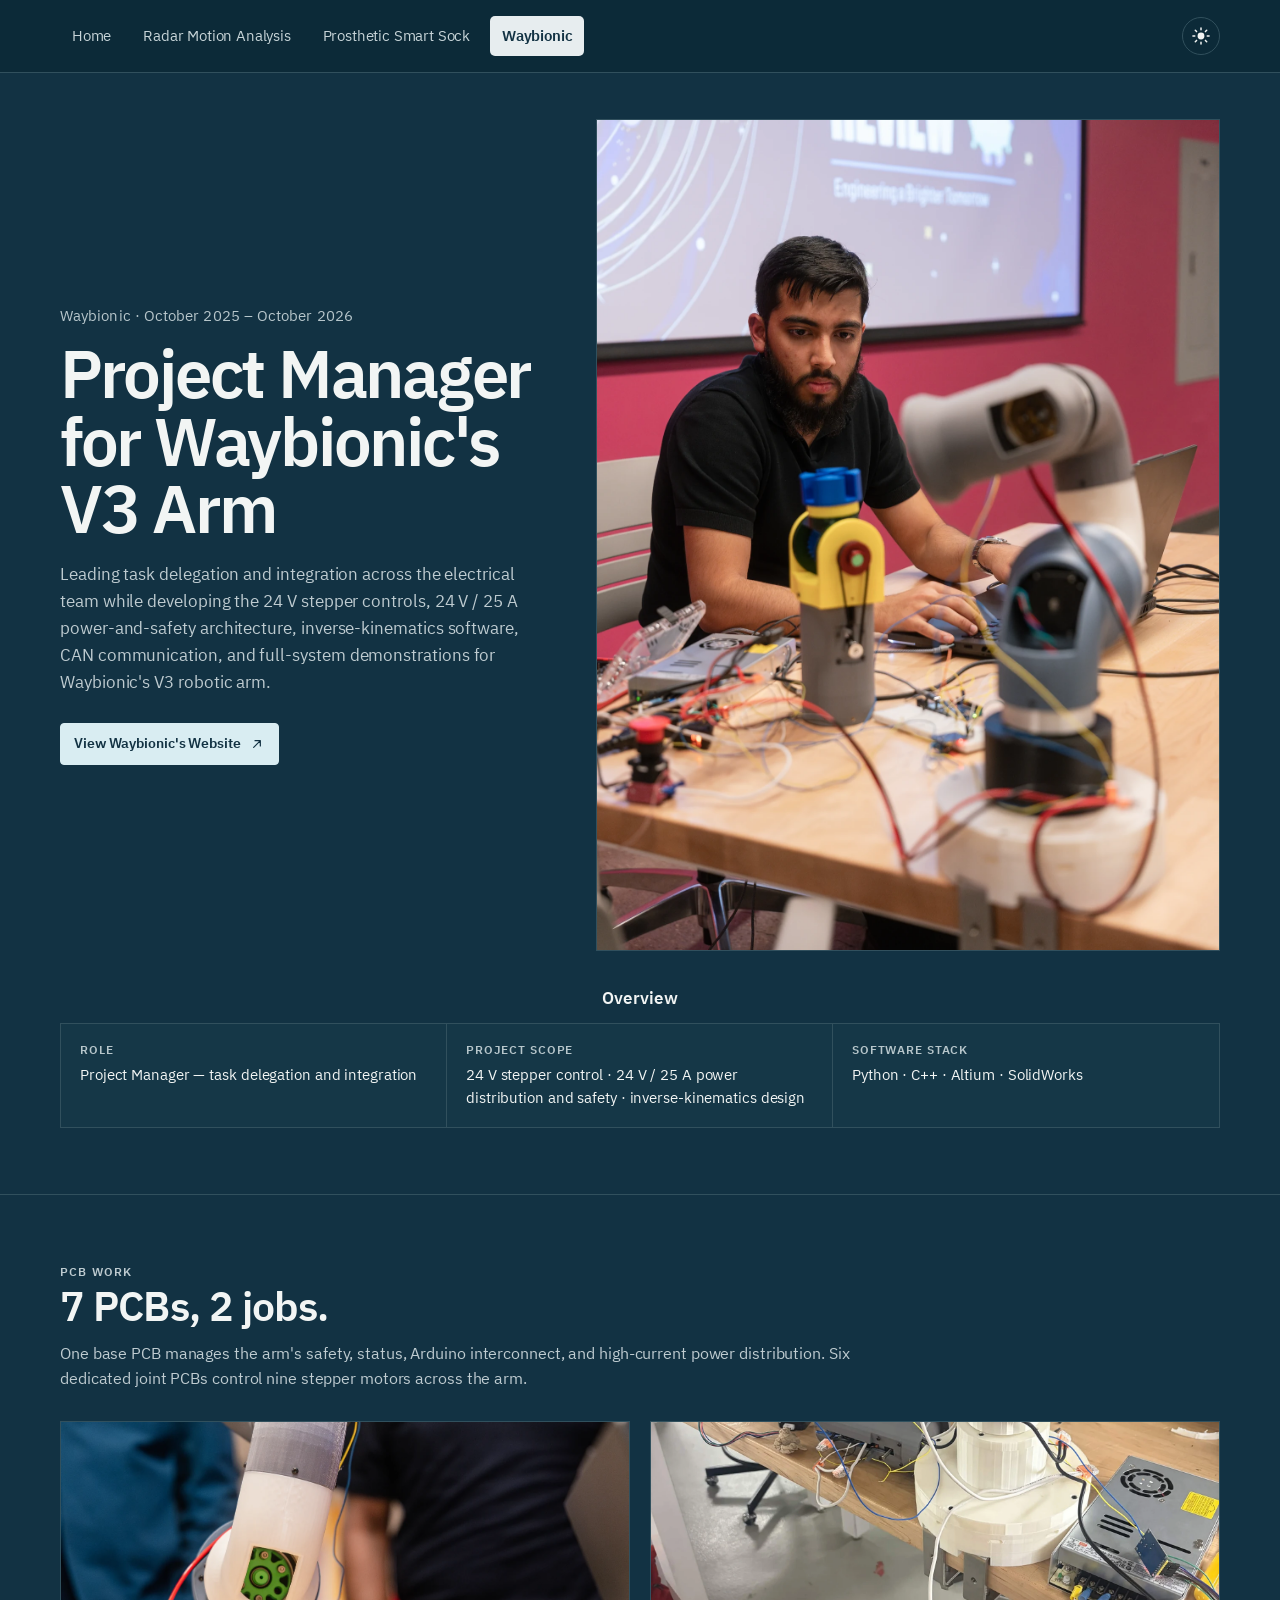
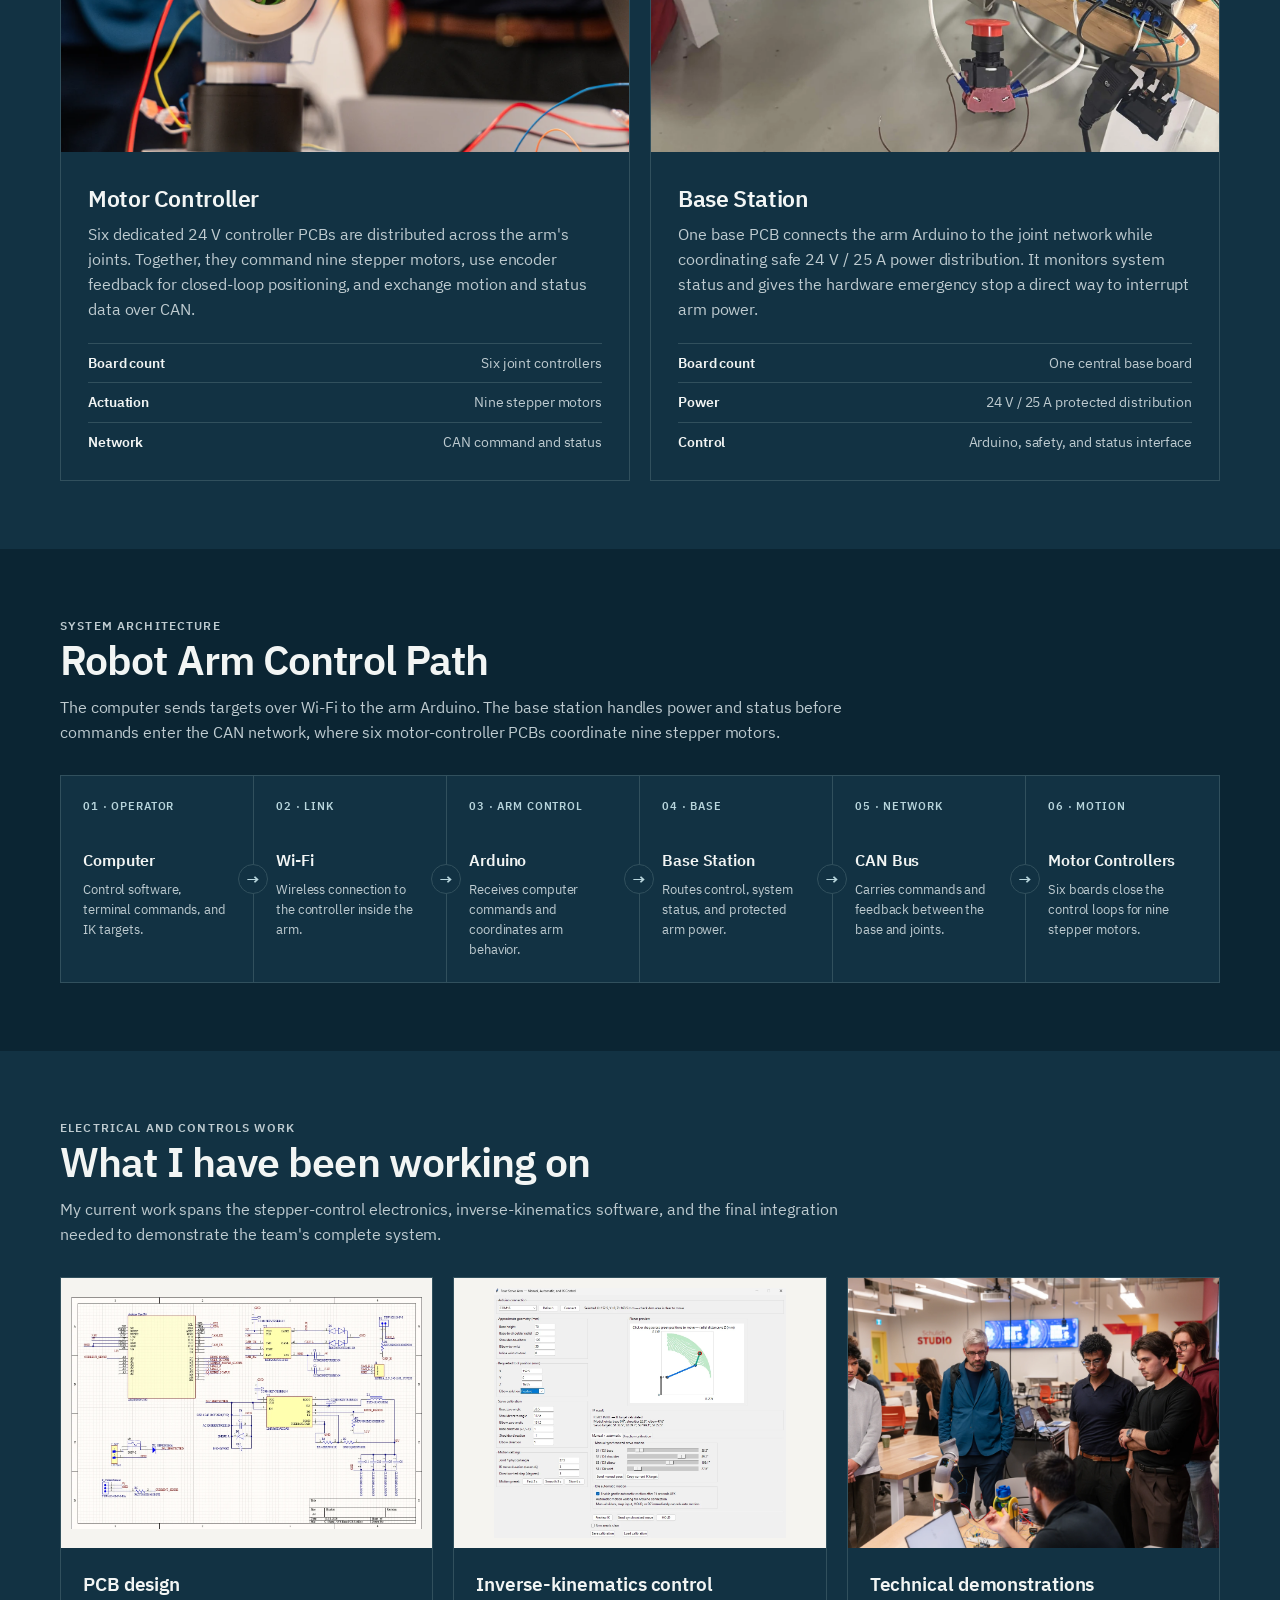
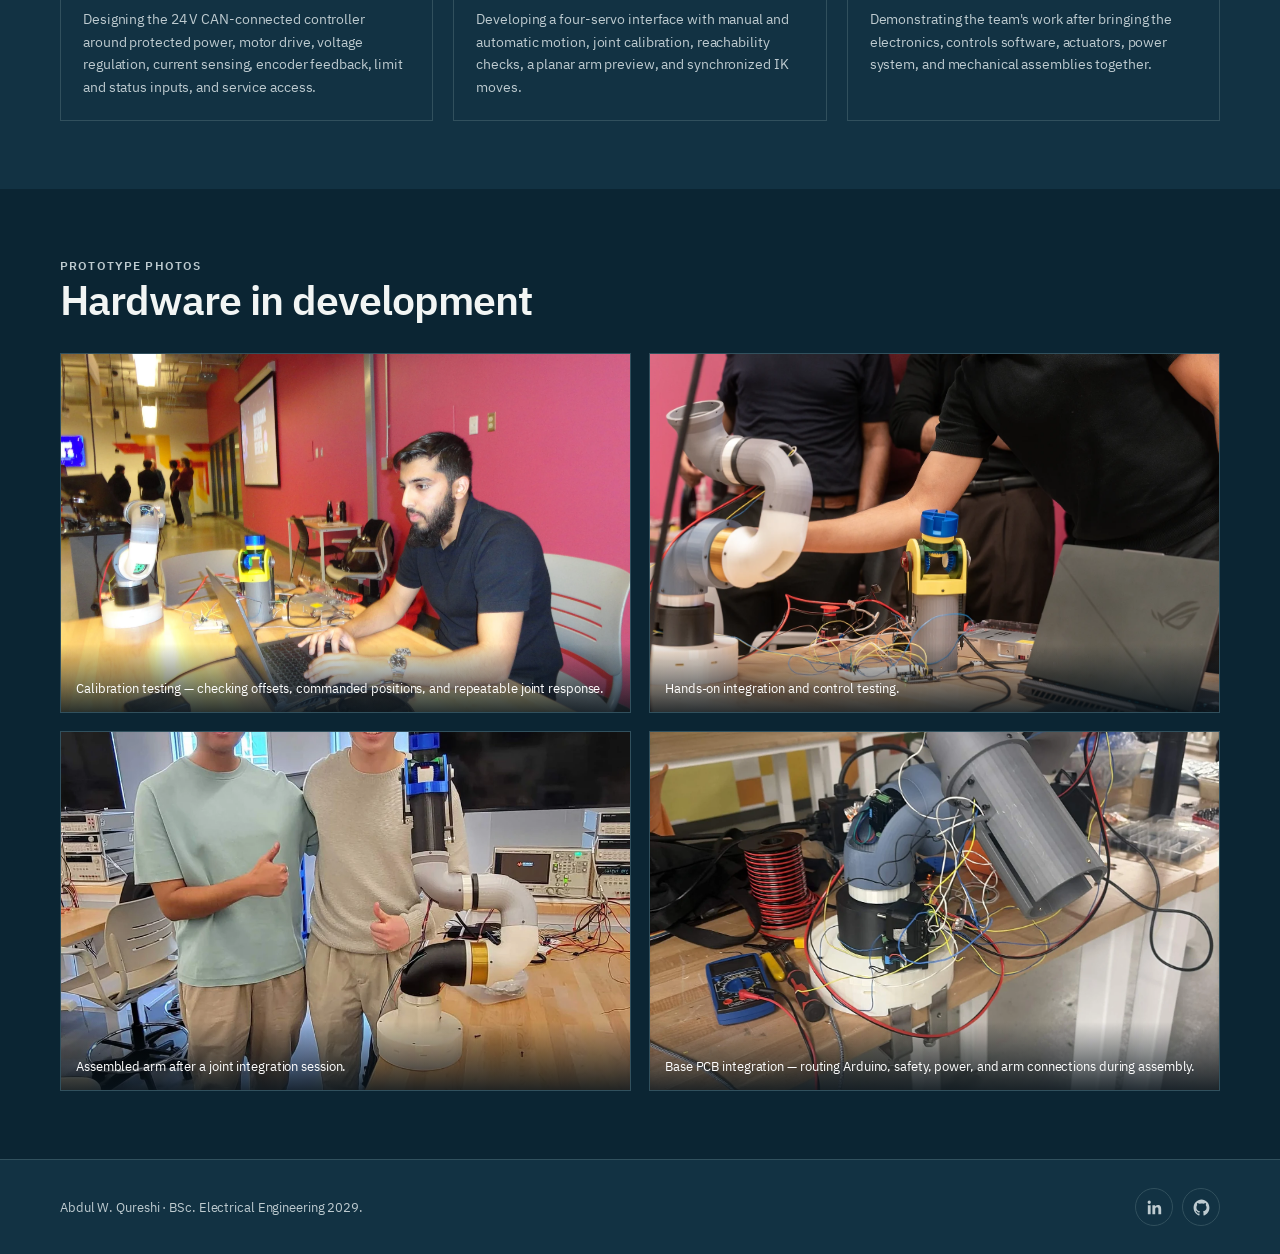
<file: showcase/waybionic/index.html>
<!doctype html><html lang="en"><head><meta charset="utf-8"><meta name="viewport" content="width=device-width,initial-scale=1"><meta name="robots" content="noindex"><meta http-equiv="refresh" content="0; url=/waybionic/"><link rel="canonical" href="https://abdulwq.github.io/waybionic/"><title>Page moved · Abdul W. Qureshi</title><script>location.replace('/waybionic/'+location.search+location.hash);</script></head><body><p>This page has moved to <a href="/waybionic/">abdulwq.github.io/waybionic/</a>.</p></body></html>
</file>
<file: assets/styles.css>
@font-face{font-family:"IBM Plex Sans";src:url("fonts/IBMPlexSans-Regular.ttf") format("truetype");font-style:normal;font-weight:400;font-display:swap}
@font-face{font-family:"IBM Plex Sans";src:url("fonts/IBMPlexSans-Medium.ttf") format("truetype");font-style:normal;font-weight:500;font-display:swap}
@font-face{font-family:"IBM Plex Sans";src:url("fonts/IBMPlexSans-SemiBold.ttf") format("truetype");font-style:normal;font-weight:600;font-display:swap}
@font-face{font-family:"IBM Plex Sans";src:url("fonts/IBMPlexSans-Bold.ttf") format("truetype");font-style:normal;font-weight:700;font-display:swap}
:root{--paper:#fff;--bg:#f5f7fa;--ink:#172334;--muted:#5c6877;--line:#dce2e8;--blue:#145b9e;--blue-soft:#eaf2f9;--max:1160px}
*{box-sizing:border-box}html{scroll-behavior:smooth;overflow-x:clip}body{margin:0;overflow-x:clip;background:var(--bg);color:var(--ink);font:16px/1.56 "IBM Plex Sans",Arial,sans-serif;letter-spacing:-.006em;-webkit-font-smoothing:antialiased;text-rendering:optimizeLegibility}button,input,textarea,select{font:inherit}img,video{display:block;width:100%;max-width:100%}a{color:inherit}.shell{width:min(calc(100% - 48px),var(--max));margin-inline:auto}.site-header{position:sticky;top:0;z-index:20;background:rgba(255,255,255,.97);border-bottom:1px solid var(--line);backdrop-filter:blur(12px);will-change:transform}.site-header[data-hidden="true"]{transform:translateY(calc(-100% - 1px))}.site-header:focus-within{transform:translateY(0)}.header-inner{position:relative;height:72px;display:flex;align-items:center;justify-content:flex-start}nav{display:flex;align-items:center;gap:8px}nav a{padding:9px 12px;border-radius:5px;color:#465568;text-decoration:none;font-size:.91rem;letter-spacing:-.012em}nav a:hover,nav a:focus-visible{background:#f0f4f7;color:var(--ink)}nav a.active{background:var(--blue-soft);color:var(--blue);font-weight:600}.theme-toggle{position:absolute;right:0;display:grid;width:38px;height:38px;place-items:center;padding:0;border:1px solid var(--line);border-radius:50%;background:transparent;color:var(--ink);cursor:pointer;transition:background .18s ease,color .18s ease,transform .18s ease}.theme-toggle:hover,.theme-toggle:focus-visible{background:var(--blue-soft);color:var(--blue);transform:translateY(-1px)}.theme-toggle svg{display:block;width:20px;height:20px;overflow:visible}.sun-icon circle,.moon-icon{fill:currentColor;stroke:none}.sun-rays{fill:none;stroke:currentColor;stroke-width:1.8;stroke-linecap:round}.sun-icon,.moon-icon{transform-origin:12px 12px}.moon-icon{display:none}html[data-theme="light"] .sun-icon{display:none}html[data-theme="light"] .moon-icon{display:block}
.page-header{padding:58px 0 38px;background:var(--paper);border-bottom:1px solid var(--line)}.project-date{margin:0 0 12px;color:#687586;font-size:.92rem;font-weight:400;letter-spacing:.005em}.section-kicker{margin:0 0 9px;color:var(--blue);font-size:.75rem;font-weight:600;letter-spacing:.095em;text-transform:uppercase}.page-header h1{max-width:1000px;margin:0 0 17px;font-size:clamp(2.25rem,5vw,4.2rem);line-height:1.06;letter-spacing:-.028em;font-weight:600}.page-header h1.prosthetic-title{max-width:var(--max);font-size:clamp(2.25rem,4.3vw,3.65rem)}.page-summary{max-width:930px;margin:0;color:var(--muted);font-size:1.08rem;letter-spacing:-.004em}.goal-line{display:block;margin-top:.65rem}.overview-title{margin:34px 0 12px;text-align:center;font-size:1.05rem;font-weight:600;letter-spacing:.015em}.metadata{display:grid;grid-template-columns:repeat(4,1fr);margin-top:0;border:1px solid var(--line);background:var(--paper)}.metadata div{padding:17px 19px;border-right:1px solid var(--line)}.metadata div:last-child{border-right:0}.metadata dt{margin-bottom:5px;color:#768392;font-size:.72rem;font-weight:600;letter-spacing:.075em;text-transform:uppercase}.metadata dd{margin:0;font-size:.92rem}
.hero-media{padding:34px 0 52px;background:var(--paper)}.hero-frame{margin:0;border:1px solid var(--line);background:#fff}.hero-frame img{max-height:760px;object-fit:cover}.hero-frame.contain img{object-fit:contain;background:#f8fafc}.hero-frame figcaption{padding:12px 15px;border-top:1px solid var(--line);color:var(--muted);font-size:.87rem}
.section{padding:68px 0}.section.white{background:var(--paper)}.section.gray{background:var(--bg)}.section-heading{max-width:800px;margin-bottom:30px}.section-heading h2{margin:0 0 12px;font-size:clamp(1.75rem,3.2vw,2.55rem);line-height:1.16;letter-spacing:-.022em;font-weight:600}.section-heading p{margin:0;color:var(--muted)}.grid-2{display:grid;grid-template-columns:repeat(2,1fr);gap:20px}.grid-3{display:grid;grid-template-columns:repeat(3,1fr);gap:20px}.card{min-width:0;background:#fff;border:1px solid var(--line)}.card img{aspect-ratio:16/10;object-fit:contain;background:#fff}.card .crop{object-fit:cover}.card-copy{padding:19px 20px 22px;border-top:1px solid var(--line)}.card-copy h3{margin:3px 0 8px;font-size:1.1rem;line-height:1.3;letter-spacing:-.012em;font-weight:600}.card-copy p{margin:0;color:var(--muted);font-size:.93rem}.label{display:block;margin-bottom:5px;color:var(--blue);font-size:.7rem;font-weight:600;letter-spacing:.08em;text-transform:uppercase}
.technical-block{display:grid;grid-template-columns:.72fr 1.28fr;border:1px solid var(--line);background:#fff}.technical-copy{display:flex;flex-direction:column;justify-content:center;padding:34px}.technical-copy h3{margin:4px 0 10px;font-size:1.42rem;line-height:1.25;letter-spacing:-.016em;font-weight:600}.technical-copy p{margin:0;color:var(--muted)}.technical-block img{height:100%;min-height:360px;object-fit:contain;padding:12px;background:#fff}.technical-block.reverse{grid-template-columns:1.28fr .72fr}.technical-block.reverse img{order:1}.technical-block.reverse .technical-copy{order:2;border-left:1px solid var(--line)}.technical-stack{display:grid;gap:24px}
.responsibilities{display:grid;grid-template-columns:repeat(2,1fr);gap:12px;margin:0;padding:0;list-style:none}.responsibilities li{padding:17px 18px;border:1px solid var(--line);background:#fff}.responsibilities strong{display:block;margin-bottom:4px}.responsibilities span{color:var(--muted);font-size:.93rem}.video-grid{display:grid;grid-template-columns:repeat(2,1fr);gap:20px}.video-card{border:1px solid var(--line);background:#fff}.video-card video{aspect-ratio:16/9;object-fit:contain;background:#0d1621}.video-copy{padding:18px 20px 21px;border-top:1px solid var(--line)}.video-copy h3{margin:3px 0 7px;font-size:1.08rem}.video-copy p{margin:0;color:var(--muted);font-size:.92rem}.disclaimer{margin-top:17px;color:var(--muted);font-size:.86rem}
.project-index{padding:66px 0 80px}.index-heading{max-width:1040px;margin-bottom:36px}.index-heading h1{margin:0 0 13px;font-size:clamp(2.2rem,5vw,4rem);line-height:1.06;letter-spacing:-.03em;font-weight:600}.index-heading p{margin:0;color:var(--muted);font-size:1.05rem}.intro-line{display:block}.project-list{display:grid;grid-auto-rows:1fr;gap:24px}.project-row{display:grid;height:100%;grid-template-columns:.92fr 1.08fr;border:1px solid var(--line);background:#fff;text-decoration:none}.project-row:hover{border-color:#aebdca;box-shadow:0 12px 36px rgba(23,35,52,.07)}.project-row img{height:100%;min-height:330px;object-fit:cover}.project-row img.project-thumb-contain{object-fit:contain;padding:16px;background:#fff}.project-row-copy{display:flex;flex-direction:column;justify-content:center;padding:38px}.project-row-copy h2{margin:4px 0 10px;font-size:clamp(1.6rem,3vw,2.35rem);line-height:1.13;letter-spacing:-.022em;font-weight:600}.project-row-copy p{margin:0 0 19px;color:var(--muted)}.tags{display:flex;flex-wrap:wrap;gap:7px}.tag{padding:5px 8px;border:1px solid var(--line);border-radius:4px;color:#536274;font-size:.78rem;letter-spacing:0}.view-link{margin-top:22px;color:var(--blue);font-weight:600;font-size:.91rem}.site-footer{padding:28px 0;background:#fff;border-top:1px solid var(--line);color:var(--muted);font-size:.84rem}.footer-inner{display:flex;min-height:38px;align-items:center;justify-content:space-between;gap:20px}.social-links{display:flex;align-items:center;gap:9px;margin-left:auto}.social-links a{display:grid;width:38px;height:38px;place-items:center;border:1px solid var(--line);border-radius:50%;color:var(--muted);transition:background .18s ease,color .18s ease,transform .18s ease}.social-links a:hover,.social-links a:focus-visible{background:var(--blue-soft);color:var(--blue);transform:translateY(-1px)}.social-links svg{display:block;width:19px;height:19px;fill:currentColor}
.motion-card .motion-stage{display:grid;place-items:center;height:430px;overflow:hidden;background:#05080c}.motion-card .motion-stage img{width:100%;height:430px;object-fit:contain;aspect-ratio:auto;background:#05080c;transform:scale(1.42)}.motion-card .motion-stage img.crop-embedded-legend{align-self:start;width:auto;max-width:none;height:525px;transform:scale(1.23);transform-origin:center 38%}.motion-key{display:grid;grid-template-columns:repeat(2,minmax(0,1fr));gap:7px 16px;padding:13px 18px;background:#0d1621;color:#f4f7fa;font-size:.8rem}.motion-key .joint-map{grid-column:1/-1;color:#b9c6d2}.key-dot{display:inline-block;width:9px;height:9px;margin-right:7px;border-radius:50%;vertical-align:1px}.key-white{background:#fff}.key-yellow{background:#f2cb32}.key-blue{background:#367cf5}.key-red{background:#ff613d}.progress-grid .card img{aspect-ratio:4/3;object-fit:cover}.comparison-stack{display:grid;gap:26px}.comparison-card{border:1px solid var(--line);background:#fff}.compare-media{--position:50%;position:relative;aspect-ratio:1.99/1;overflow:hidden;background:#fff}.compare-media>img,.compare-reveal,.compare-reveal img{position:absolute;inset:0;width:100%;height:100%}.compare-media>img,.compare-reveal img{object-fit:contain}.compare-reveal{clip-path:inset(0 calc(100% - var(--position)) 0 0)}.compare-divider{position:absolute;z-index:3;top:0;bottom:0;left:var(--position);width:2px;background:#fff;box-shadow:0 0 0 1px rgba(18,34,50,.4)}.compare-divider:after{content:'↔';position:absolute;top:50%;left:50%;display:grid;place-items:center;width:38px;height:38px;transform:translate(-50%,-50%);border:2px solid #fff;border-radius:50%;background:var(--blue);color:#fff;font-weight:700;box-shadow:0 3px 12px rgba(0,0,0,.22)}.compare-range{position:absolute;z-index:4;inset:0;width:100%;height:100%;margin:0;cursor:ew-resize;opacity:0}.compare-range:focus-visible~.compare-divider{outline:3px solid #ffbf47;outline-offset:3px}.compare-label{position:absolute;z-index:2;top:12px;padding:6px 9px;border-radius:4px;background:rgba(13,22,33,.86);color:#fff;font-size:.73rem;font-weight:700;letter-spacing:.03em}.compare-label.left{left:12px}.compare-label.right{right:12px}.comparison-copy{padding:20px 22px 23px;border-top:1px solid var(--line)}.comparison-copy h3{margin:3px 0 8px;font-size:1.2rem;letter-spacing:-.014em;font-weight:600}.comparison-copy p{margin:0;color:var(--muted)}.comparison-hint{display:block;margin-top:10px;color:var(--blue);font-size:.8rem;font-weight:600}
.control-stack{display:grid;grid-template-columns:minmax(0,1fr) 34px minmax(0,1fr) 34px minmax(0,1fr) 34px minmax(0,1fr);align-items:stretch}.control-node{display:flex;min-height:190px;flex-direction:column;justify-content:space-between;padding:24px;border:1px solid var(--line);background:var(--paper)}.control-node .node-index{color:var(--blue);font-size:.7rem;font-weight:600;letter-spacing:.09em;text-transform:uppercase}.control-node h3{margin:28px 0 8px;font-size:1.2rem;line-height:1.2;font-weight:600}.control-node p{margin:0;color:var(--muted);font-size:.9rem}.stack-arrow{display:grid;place-items:center;color:var(--blue);font-size:1.35rem}.workstream-grid{display:grid;grid-template-columns:repeat(3,minmax(0,1fr));gap:20px}.workstream-card{padding:27px 26px 29px;border:1px solid var(--line);background:var(--paper)}.workstream-card h3{margin:8px 0 10px;font-size:1.25rem;line-height:1.25;font-weight:600}.workstream-card p{margin:0;color:var(--muted);font-size:.94rem}.test-steps{display:grid;grid-template-columns:repeat(4,minmax(0,1fr));margin:0;padding:0;list-style:none;border:1px solid var(--line);background:var(--paper)}.test-steps li{padding:24px;border-right:1px solid var(--line)}.test-steps li:last-child{border-right:0}.test-steps .step-number{display:block;margin-bottom:22px;color:var(--blue);font-size:.76rem;font-weight:600;letter-spacing:.08em}.test-steps strong{display:block;margin-bottom:7px;font-size:1rem;font-weight:600}.test-steps p{margin:0;color:var(--muted);font-size:.88rem}
.way-hero{padding:46px 0 50px;background:var(--paper);border-bottom:1px solid var(--line)}.way-hero-grid{display:grid;grid-template-columns:.88fr 1.12fr;gap:46px;align-items:center}.way-hero-copy h1{max-width:640px;margin:0 0 18px;font-size:clamp(2.5rem,5.2vw,4.75rem);line-height:1.02;letter-spacing:-.034em;font-weight:600}.way-hero-copy .page-summary{max-width:650px}.way-hero-photo{aspect-ratio:3/4;margin:0;border:1px solid var(--line);overflow:hidden;background:#eef1f2}.way-hero-photo img{height:100%;object-fit:cover;object-position:center 50%}.way-hero-actions{display:flex;flex-wrap:wrap;gap:10px;margin-top:27px}.text-link{display:inline-flex;align-items:center;min-height:42px;padding:9px 13px;border:1px solid var(--line);border-radius:4px;color:var(--ink);text-decoration:none;font-size:.88rem;font-weight:600}.text-link.primary{border-color:var(--blue);background:var(--blue);color:var(--paper)}.text-link.external{gap:8px;border-color:#d9edf2;background:#d9edf2;color:#123243}.text-link.external:hover,.text-link.external:focus-visible{border-color:#c5e4eb;background:#c5e4eb}.text-link.external svg{width:16px;height:16px;fill:none;stroke:currentColor;stroke-width:1.8;stroke-linecap:round;stroke-linejoin:round}.way-hero-meta{margin-top:34px}.way-metadata{grid-template-columns:repeat(3,1fr)}.context-grid{display:grid;grid-template-columns:.78fr 1.22fr;gap:56px;align-items:start}.context-statement{margin:0;font-size:clamp(1.55rem,3vw,2.35rem);line-height:1.25;letter-spacing:-.022em;font-weight:500}.context-copy p{margin:0 0 16px;color:var(--muted)}.context-copy p:last-child{margin-bottom:0}.way-feature-stack{display:grid;gap:26px}.way-feature{display:grid;grid-template-columns:1.08fr .92fr;border:1px solid var(--line);background:var(--paper)}.way-feature.reverse{grid-template-columns:.92fr 1.08fr}.way-feature.reverse .way-feature-media{order:2}.way-feature-media{min-height:440px;overflow:hidden;background:#e8edf0}.way-feature-media img{height:100%;object-fit:cover}.way-feature-copy{display:flex;flex-direction:column;justify-content:center;padding:38px}.way-feature-copy h3{margin:5px 0 12px;font-size:clamp(1.55rem,2.5vw,2.05rem);line-height:1.17;letter-spacing:-.02em;font-weight:600}.way-feature-copy p{margin:0;color:var(--muted)}.way-feature-points{display:grid;gap:9px;margin:22px 0 0;padding:0;list-style:none}.way-feature-points li{padding-top:9px;border-top:1px solid var(--line);font-size:.88rem}.way-gallery{display:grid;grid-template-columns:repeat(2,minmax(0,1fr));grid-template-rows:420px 520px;gap:18px}.way-gallery figure{position:relative;margin:0;overflow:hidden;border:1px solid var(--line);background:#dfe5e8}.way-gallery figure:first-child{grid-column:1/-1}.way-gallery img{height:100%;object-fit:cover}.way-gallery figure:first-child img{object-position:center}.way-gallery figcaption{position:absolute;right:0;bottom:0;left:0;padding:38px 16px 14px;background:linear-gradient(transparent,rgba(8,19,27,.84));color:#fff;font-size:.83rem}.way-team-note{display:grid;grid-template-columns:.9fr 1.1fr;border:1px solid var(--line);background:var(--paper)}.way-team-note img{height:100%;min-height:430px;object-fit:cover;object-position:center 43%}.way-team-copy{display:flex;flex-direction:column;justify-content:center;padding:38px}.way-team-copy h2{margin:4px 0 13px;font-size:clamp(1.7rem,3vw,2.4rem);line-height:1.15;font-weight:600}.way-team-copy p{margin:0;color:var(--muted)}
.way-scope-grid{display:grid;grid-template-columns:repeat(2,minmax(0,1fr));gap:20px}.way-scope-card{overflow:hidden;border:1px solid var(--line);background:var(--paper)}.way-scope-card img{height:330px;object-fit:cover}.way-scope-card img.safety-power-photo{object-position:center 74%}.way-scope-copy{padding:27px}.way-scope-copy h3{margin:5px 0 10px;font-size:1.45rem;line-height:1.22;font-weight:600;letter-spacing:-.016em}.way-scope-copy p{margin:0;color:var(--muted)}.way-scope-list{display:grid;gap:8px;margin:21px 0 0;padding:0;list-style:none}.way-scope-list li{display:flex;justify-content:space-between;gap:18px;padding-top:9px;border-top:1px solid var(--line);font-size:.86rem}.way-scope-list strong{font-weight:600}.way-scope-list span{color:var(--muted);text-align:right}
.pcb-summary{display:grid;grid-template-columns:.72fr 1.28fr;border:1px solid var(--line);background:var(--paper)}.pcb-summary-intro{display:flex;flex-direction:column;justify-content:space-between;padding:34px;border-right:1px solid var(--line)}.pcb-summary-intro h2{margin:8px 0 14px;font-size:clamp(1.8rem,3vw,2.5rem);line-height:1.15;font-weight:600;letter-spacing:-.025em}.pcb-summary-intro p{margin:0;color:var(--muted)}.reference-link{display:inline-flex;margin-top:28px;color:var(--blue);font-size:.83rem;font-weight:600;text-decoration:none}.reference-link:hover{text-decoration:underline}.pcb-functions{display:grid;grid-template-columns:repeat(2,minmax(0,1fr))}.pcb-function{min-height:170px;padding:25px;border-right:1px solid var(--line);border-bottom:1px solid var(--line)}.pcb-function:nth-child(even){border-right:0}.pcb-function:nth-last-child(-n+2){border-bottom:0}.pcb-function span{color:var(--blue);font-size:.72rem;font-weight:600;letter-spacing:.08em}.pcb-function h3{margin:18px 0 7px;font-size:1.08rem;font-weight:600}.pcb-function p{margin:0;color:var(--muted);font-size:.88rem}
.safety-layout{display:grid;grid-template-columns:1.05fr .95fr;border:1px solid var(--line);background:var(--paper)}.safety-layout img{height:100%;min-height:520px;object-fit:cover}.safety-copy{display:flex;flex-direction:column;justify-content:center;padding:38px}.safety-copy h2{margin:5px 0 14px;font-size:clamp(1.75rem,3vw,2.45rem);line-height:1.16;font-weight:600;letter-spacing:-.022em}.safety-copy>p{margin:0;color:var(--muted)}.safety-points{display:grid;grid-template-columns:repeat(2,minmax(0,1fr));margin:28px 0 0;padding:0;list-style:none;border:1px solid var(--line)}.safety-points li{padding:16px;border-right:1px solid var(--line);border-bottom:1px solid var(--line)}.safety-points li:nth-child(even){border-right:0}.safety-points li:nth-last-child(-n+2){border-bottom:0}.safety-points strong{display:block;margin-bottom:4px;font-size:.88rem}.safety-points span{display:block;color:var(--muted);font-size:.78rem}
.system-path{display:grid;grid-template-columns:repeat(6,minmax(0,1fr));border:1px solid var(--line);background:var(--paper)}.path-node{position:relative;min-height:170px;padding:22px;border-right:1px solid var(--line)}.path-node:last-child{border-right:0}.path-node:not(:last-child):after{content:'→';position:absolute;z-index:2;top:50%;right:-15px;display:grid;width:28px;height:28px;place-items:center;transform:translateY(-50%);border:1px solid var(--line);border-radius:50%;background:var(--paper);color:var(--blue);font-weight:600}.path-node small{display:block;color:var(--blue);font-size:.68rem;font-weight:600;letter-spacing:.08em;text-transform:uppercase}.path-node h3{margin:33px 0 7px;font-size:1rem;font-weight:600}.path-node p{margin:0;color:var(--muted);font-size:.8rem}.path-note{margin:14px 0 0;color:var(--muted);font-size:.84rem}
.way-test-grid{display:grid;grid-template-columns:repeat(3,minmax(0,1fr));gap:20px}.way-test-card{border:1px solid var(--line);background:var(--paper)}.way-test-card img{height:270px;object-fit:cover}.way-test-card img.technical-screen{object-fit:contain;padding:10px;background:#f5f4f0}.way-test-copy{padding:22px}.way-test-copy h3{margin:0 0 9px;font-size:1.18rem;font-weight:600}.way-test-copy p{margin:0;color:var(--muted);font-size:.9rem}.way-compact-gallery{display:grid;grid-template-columns:1.25fr .75fr;grid-template-rows:360px 360px;gap:18px}.way-compact-gallery figure{position:relative;margin:0;overflow:hidden;border:1px solid var(--line)}.way-compact-gallery figure:first-child{grid-row:1/3}.way-compact-gallery img{height:100%;object-fit:cover}.way-compact-gallery figcaption{position:absolute;right:0;bottom:0;left:0;padding:35px 15px 13px;background:linear-gradient(transparent,rgba(8,19,27,.86));color:#fff;font-size:.8rem}.way-compact-gallery.four-up{grid-template-columns:repeat(2,minmax(0,1fr));grid-template-rows:360px 360px}.way-compact-gallery.four-up figure:first-child{grid-row:auto}
html[data-theme="dark"]{color-scheme:dark;--paper:#123243;--bg:#0b2533;--ink:#f2f5f4;--muted:#becbd0;--line:#31505d;--blue:#b8d5dc;--blue-soft:#1c4353}.site-header{transition:background .2s ease,border-color .2s ease,transform .24s ease}.section,.page-header,.hero-media,.card,.technical-block,.video-card,.comparison-card,.metadata,.project-row,.site-footer,.project-index{transition:background .2s ease,color .2s ease,border-color .2s ease}html[data-theme="dark"] .site-header{background:rgba(13,43,57,.96)}html[data-theme="dark"] nav a{color:#c7d4d8}html[data-theme="dark"] nav a:hover,html[data-theme="dark"] nav a:focus-visible{background:#1b4352;color:#fff}html[data-theme="dark"] nav a.active{background:#e7edef;color:#123243}html[data-theme="dark"] .page-header,html[data-theme="dark"] .hero-media,html[data-theme="dark"] .section.white,html[data-theme="dark"] .site-footer{background:#123243}html[data-theme="dark"] .section.gray,html[data-theme="dark"] .project-index{background:#0b2533}html[data-theme="dark"] .card,html[data-theme="dark"] .technical-block,html[data-theme="dark"] .video-card,html[data-theme="dark"] .comparison-card,html[data-theme="dark"] .metadata,html[data-theme="dark"] .project-row,html[data-theme="dark"] .hero-frame{background:#153747}html[data-theme="dark"] .project-date,html[data-theme="dark"] .metadata dt,html[data-theme="dark"] .tag{color:#b7c6cb}html[data-theme="dark"] .technical-block img,html[data-theme="dark"] .card>img,html[data-theme="dark"] .hero-frame.contain img,html[data-theme="dark"] .compare-media{background:#f5f6f3}html[data-theme="dark"] .progress-grid .card>img{background:#153747}html[data-theme="dark"] .tag{background:#102e3c}html[data-theme="dark"] .compare-label{background:rgba(11,37,51,.9)}
@media(prefers-reduced-motion:reduce){.site-header{transition:none}}
@media(max-width:900px){.header-inner{padding:10px 0}nav{width:100%;overflow-x:auto;padding-bottom:2px}nav a{white-space:nowrap}.metadata{grid-template-columns:repeat(2,1fr)}.metadata div:nth-child(2){border-right:0}.metadata div:nth-child(-n+2){border-bottom:1px solid var(--line)}.grid-3,.workstream-grid,.way-test-grid{grid-template-columns:1fr}.technical-block,.technical-block.reverse{grid-template-columns:1fr}.technical-block.reverse img,.technical-block.reverse .technical-copy{order:initial}.technical-block.reverse .technical-copy{border-left:0;border-top:1px solid var(--line)}.project-row{grid-template-columns:1fr}.project-row img{min-height:0;aspect-ratio:16/9}.control-stack{grid-template-columns:1fr}.stack-arrow{height:34px;transform:rotate(90deg)}.test-steps{grid-template-columns:repeat(2,1fr)}.test-steps li:nth-child(2){border-right:0}.test-steps li:nth-child(-n+2){border-bottom:1px solid var(--line)}.way-hero-grid,.context-grid,.way-scope-grid,.pcb-summary,.safety-layout{grid-template-columns:1fr}.pcb-summary-intro{border-right:0;border-bottom:1px solid var(--line)}.safety-layout img{min-height:0;max-height:680px}.system-path{grid-template-columns:repeat(3,minmax(0,1fr))}.path-node:nth-child(3){border-right:0}.path-node:nth-child(-n+3){border-bottom:1px solid var(--line)}.path-node:nth-child(3):after{display:none}.way-feature,.way-feature.reverse,.way-team-note{grid-template-columns:1fr}.way-feature.reverse .way-feature-media{order:initial}.way-gallery{grid-template-columns:1fr;grid-template-rows:auto}.way-gallery figure:first-child{grid-row:auto}.way-gallery figure{height:min(520px,92vw)}}
@media(max-width:660px){.shell{width:min(calc(100% - 30px),var(--max))}.header-inner{height:106px;min-height:106px;justify-content:flex-start}.theme-toggle{right:0;width:36px;height:36px}nav{display:grid;width:calc(100% - 44px);grid-template-columns:repeat(2,minmax(0,1fr));gap:5px;overflow:visible;padding:0}nav a{display:grid;min-height:43px;place-items:center;padding:7px 4px;text-align:center;white-space:normal;font-size:.7rem;line-height:1.15}.page-header{padding:42px 0 30px}.page-header h1,.page-header h1.prosthetic-title{font-size:clamp(2.2rem,11vw,3.1rem)}.metadata,.grid-2,.video-grid,.responsibilities,.test-steps{grid-template-columns:1fr}.metadata div,.metadata div:nth-child(2){border-right:0;border-bottom:1px solid var(--line)}.metadata div:last-child{border-bottom:0}.test-steps li,.test-steps li:nth-child(2){border-right:0;border-bottom:1px solid var(--line)}.test-steps li:last-child{border-bottom:0}.section{padding:52px 0}.hero-media{padding:24px 0 42px}.hero-frame img{max-height:none}.technical-block img{min-height:0;aspect-ratio:auto}.technical-copy,.project-row-copy{padding:23px 20px}.project-index{padding:46px 0 62px}.card img{aspect-ratio:auto;max-height:430px}.progress-grid .card img{aspect-ratio:4/3}.motion-card .motion-stage,.motion-card .motion-stage img{min-height:300px;height:340px}.motion-card .motion-stage img.crop-embedded-legend{height:415px}.compare-label{top:7px;padding:4px 6px;font-size:.63rem}.compare-label.left{left:7px}.compare-label.right{right:7px}.compare-divider:after{width:32px;height:32px}.comparison-copy{padding:18px 19px 21px}.site-footer{padding:22px 0}.social-links{flex:0 0 auto}.way-hero{padding:34px 0 40px}.way-hero-grid{gap:28px}.way-hero-copy h1{font-size:clamp(2.35rem,12vw,3.3rem)}.way-feature-media{min-height:0;aspect-ratio:4/3}.way-feature-copy,.way-team-copy{padding:25px 21px}.way-team-note img{min-height:0;aspect-ratio:4/3}.way-gallery figure{height:110vw;max-height:520px}.way-scope-card img{height:72vw;max-height:430px}.way-scope-copy{padding:22px}.way-scope-list li{display:block}.way-scope-list span{display:block;margin-top:3px;text-align:left}.pcb-functions,.safety-points{grid-template-columns:1fr}.pcb-function,.pcb-function:nth-child(even),.pcb-function:nth-last-child(-n+2),.safety-points li,.safety-points li:nth-child(even),.safety-points li:nth-last-child(-n+2){border-right:0;border-bottom:1px solid var(--line)}.pcb-function:last-child,.safety-points li:last-child{border-bottom:0}.system-path{grid-template-columns:1fr}.path-node,.path-node:nth-child(3){border-right:0;border-bottom:1px solid var(--line)}.path-node:last-child{border-bottom:0}.path-node:not(:last-child):after,.path-node:nth-child(3):after{content:'↓';display:grid;top:auto;right:50%;bottom:-15px;transform:translateX(50%)}.way-compact-gallery{grid-template-columns:1fr;grid-template-rows:auto}.way-compact-gallery figure:first-child{grid-row:auto}.way-compact-gallery figure{height:110vw;max-height:520px}}
@media(min-width:661px) and (max-width:900px){.way-metadata{grid-template-columns:repeat(3,1fr)}.way-metadata div,.way-metadata div:nth-child(-n+2){border-bottom:0}.way-metadata div:nth-child(2){border-right:1px solid var(--line)}}
@media(max-width:660px){.way-compact-gallery.four-up{grid-template-columns:1fr;grid-template-rows:auto}.way-compact-gallery.four-up figure{height:110vw;max-height:520px}}
@media(min-width:800px){.prosthetic-title-lead{white-space:nowrap}}
</file>
